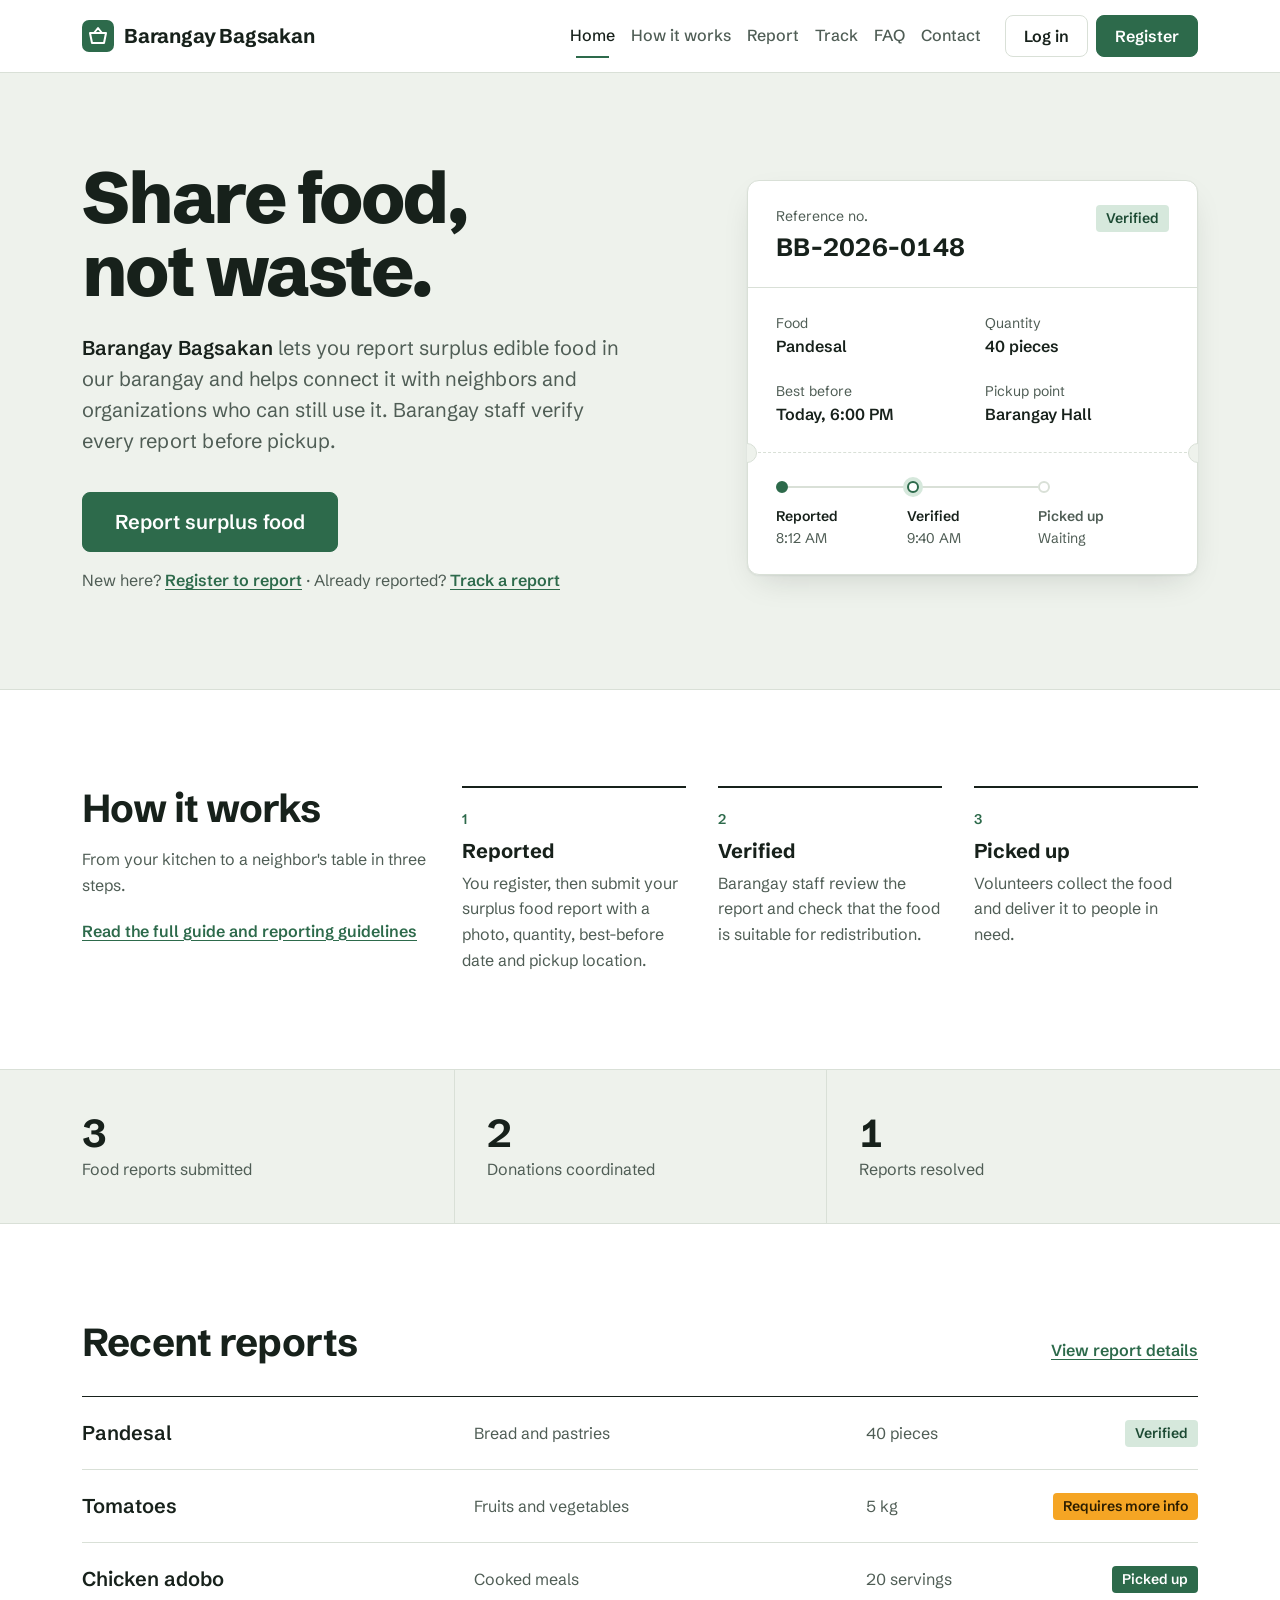
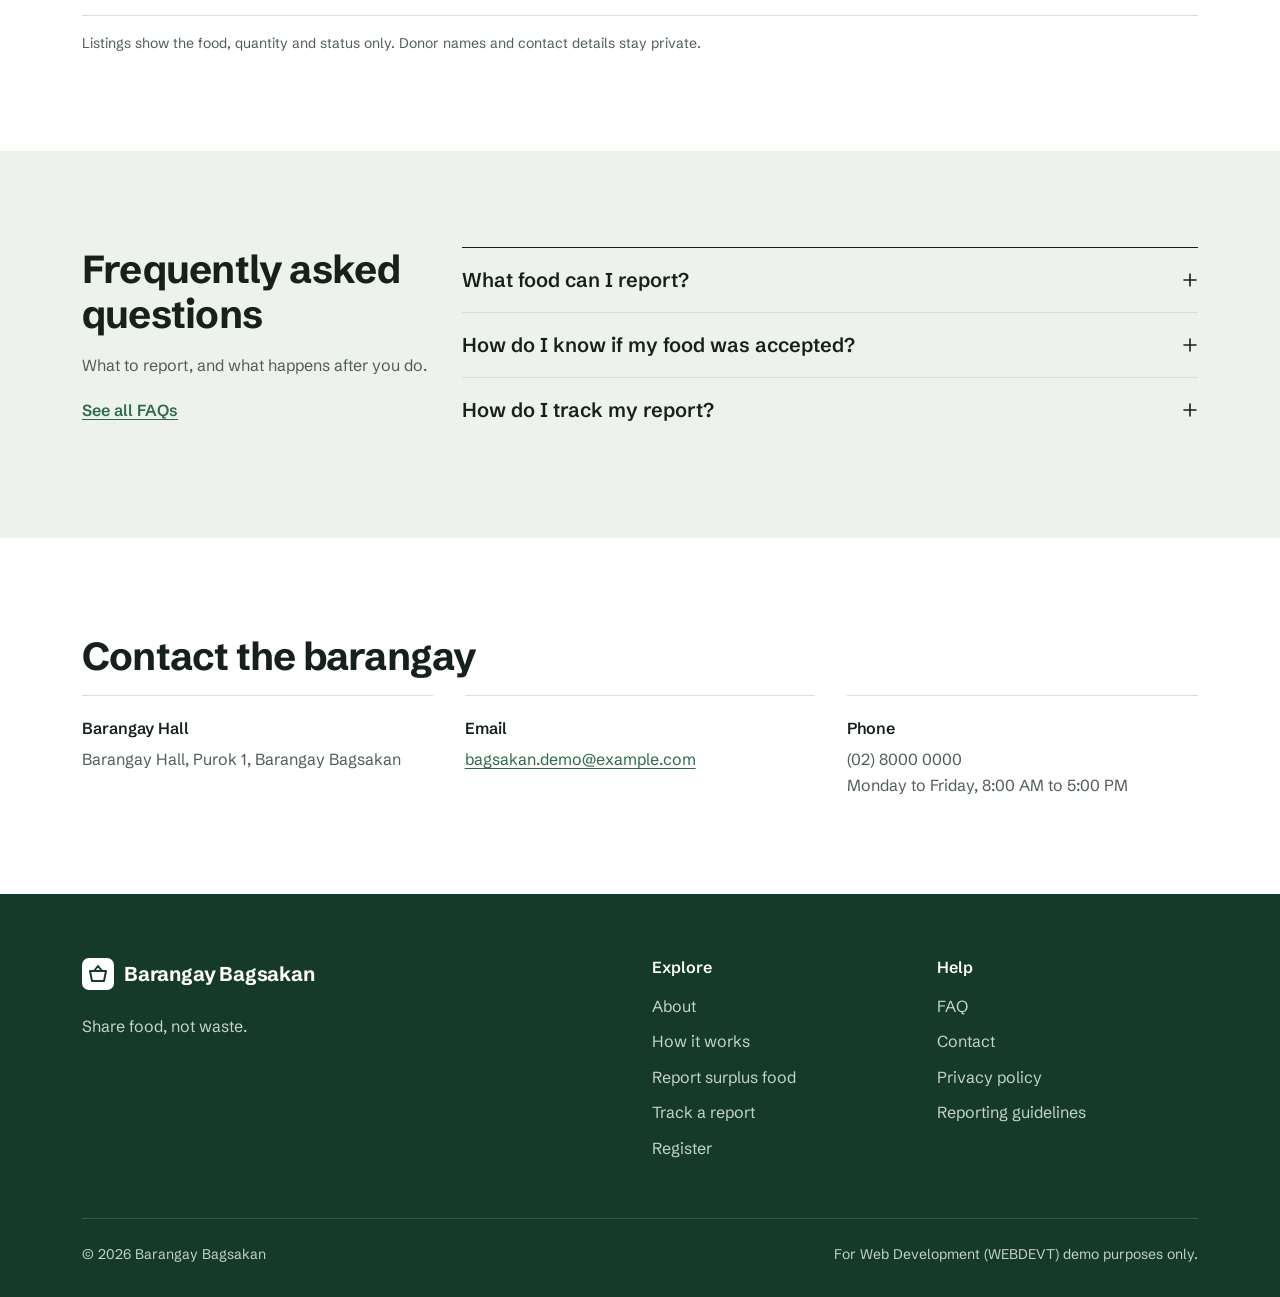
<file: index.html>
<!doctype html>
<html lang="en">
  <head>
    <meta charset="utf-8">
    <meta name="viewport" content="width=device-width, initial-scale=1">
    <meta name="description" content="Barangay Bagsakan helps residents report surplus edible food so it reaches neighbors who can still use it.">
    <meta name="theme-color" content="#ffffff">
    <title>Barangay Bagsakan | Share food, not waste.</title>

    <!-- Bootstrap 5: grid, navbar (hamburger menu) and accordion -->
    <link href="https://cdn.jsdelivr.net/npm/bootstrap@5.3.3/dist/css/bootstrap.min.css" rel="stylesheet" integrity="sha384-QWTKZyjpPEjISv5WaRU9OFeRpok6YctnYmDr5pNlyT2bRjXh0JMhjY6hW+ALEwIH" crossorigin="anonymous">

    <!-- One typeface for the whole site: Schibsted Grotesk -->
    <link rel="preconnect" href="https://fonts.googleapis.com">
    <link rel="preconnect" href="https://fonts.gstatic.com" crossorigin>
    <link href="https://fonts.googleapis.com/css2?family=Schibsted+Grotesk:wght@400;500;600;700;800&display=swap" rel="stylesheet">

    <link rel="stylesheet" href="style.css">
  </head>
  <body>
    <a class="skip-link" href="#main">Skip to content</a>

    <!-- ========== 1. NAVIGATION ========== -->
    <!-- Below 992px the links fold into the hamburger menu. -->
    <header class="site-header sticky-top">
      <nav class="navbar navbar-expand-lg" aria-label="Main navigation">
        <div class="container">
          <a class="brand" href="index.html">
            <svg class="brand-mark" viewBox="0 0 32 32" aria-hidden="true">
              <rect width="32" height="32" rx="7" />
              <path d="M8 13h16l-2 10H10z" />
              <path d="M12 13l4-5 4 5" />
            </svg>
            Barangay Bagsakan
          </a>

          <button class="navbar-toggler" type="button" data-bs-toggle="collapse" data-bs-target="#main-menu" aria-controls="main-menu" aria-expanded="false" aria-label="Open menu">
            <span class="hamburger" aria-hidden="true"><span></span><span></span><span></span></span>
          </button>

          <div class="collapse navbar-collapse" id="main-menu">
            <ul class="navbar-nav ms-auto align-items-lg-center">
              <li class="nav-item"><a class="nav-link active" aria-current="page" href="index.html">Home</a></li>
              <li class="nav-item"><a class="nav-link" href="how-it-works.html">How it works</a></li>
              <li class="nav-item"><a class="nav-link" href="report.html">Report</a></li>
              <li class="nav-item"><a class="nav-link" href="track.html">Track</a></li>
              <li class="nav-item"><a class="nav-link" href="faq.html">FAQ</a></li>
              <li class="nav-item"><a class="nav-link" href="contact.html">Contact</a></li>
              <li class="nav-item nav-actions">
                <a class="btn btn-outline" href="login.html">Log in</a>
                <a class="btn btn-nav-primary" href="register.html">Register</a>
              </li>
            </ul>
          </div>
        </div>
      </nav>
    </header>

    <main id="main">

      <!-- ========== 2. HERO + 3. REPORT BUTTON ========== -->
      <section class="hero" aria-labelledby="hero-title">
        <div class="container">
          <div class="row align-items-center gy-5">

            <div class="col-lg-6 col-xl-6">
              <h1 class="hero-title" id="hero-title">Share food, not waste.</h1>
              <p class="hero-text"><strong>Barangay Bagsakan</strong> lets you report surplus edible food in our barangay and helps connect it with neighbors and organizations who can still use it. Barangay staff verify every report before pickup.</p>

              <div class="hero-actions">
                <a class="btn btn-primary-solid" href="report.html">Report surplus food</a>
                <p class="hero-track">New here? <a href="register.html">Register to report</a> · Already reported? <a href="track.html">Track a report</a></p>
              </div>
            </div>

            <!-- Sample report slip: shows what a resident gets after reporting. -->
            <div class="col-lg-6 col-xl-5 offset-xl-1">
              <figure class="slip" aria-label="Example of a submitted report">
                <div class="slip-head">
                  <div>
                    <span class="slip-label">Reference no.</span>
                    <span class="slip-ref">BB-2026-0148</span>
                  </div>
                  <span class="status status-verified">Verified</span>
                </div>

                <dl class="slip-details">
                  <div>
                    <dt>Food</dt>
                    <dd>Pandesal</dd>
                  </div>
                  <div>
                    <dt>Quantity</dt>
                    <dd>40 pieces</dd>
                  </div>
                  <div>
                    <dt>Best before</dt>
                    <dd>Today, 6:00 PM</dd>
                  </div>
                  <div>
                    <dt>Pickup point</dt>
                    <dd>Barangay Hall</dd>
                  </div>
                </dl>

                <ol class="slip-progress">
                  <li class="is-done"><span class="step-name">Reported</span><span class="step-time">8:12 AM</span></li>
                  <li class="is-current"><span class="step-name">Verified</span><span class="step-time">9:40 AM</span></li>
                  <li><span class="step-name">Picked up</span><span class="step-time">Waiting</span></li>
                </ol>
              </figure>
            </div>

          </div>
        </div>
      </section>

      <!-- ========== 4. HOW IT WORKS ========== -->
      <section class="section" id="how-it-works" aria-labelledby="how-title">
        <div class="container">
          <div class="row gy-4">
            <div class="col-lg-4">
              <h2 class="section-title" id="how-title">How it works</h2>
              <p class="section-lead">From your kitchen to a neighbor's table in three steps.</p>
              <p><a class="text-link" href="how-it-works.html">Read the full guide and reporting guidelines</a></p>
            </div>

            <div class="col-lg-8">
              <ol class="steps">
                <li class="step">
                  <span class="step-number">1</span>
                  <h3 class="step-title">Reported</h3>
                  <p>You register, then submit your surplus food report with a photo, quantity, best-before date and pickup location.</p>
                </li>
                <li class="step">
                  <span class="step-number">2</span>
                  <h3 class="step-title">Verified</h3>
                  <p>Barangay staff review the report and check that the food is suitable for redistribution.</p>
                </li>
                <li class="step">
                  <span class="step-number">3</span>
                  <h3 class="step-title">Picked up</h3>
                  <p>Volunteers collect the food and deliver it to people in need.</p>
                </li>
              </ol>
            </div>
          </div>
        </div>
      </section>

      <!-- ========== 5. STATISTICS ========== -->
      <!-- Numbers are counted from the saved reports by home.js. -->
      <section class="stats" aria-label="Barangay Bagsakan in numbers">
        <div class="container">
          <dl class="stats-list">
            <div class="stat">
              <dt>Food reports submitted</dt>
              <dd id="stat-submitted">0</dd>
            </div>
            <div class="stat">
              <dt>Donations coordinated</dt>
              <dd id="stat-coordinated">0</dd>
            </div>
            <div class="stat">
              <dt>Reports resolved</dt>
              <dd id="stat-resolved">0</dd>
            </div>
          </dl>
        </div>
      </section>

      <!-- ========== 6. RECENT REPORTS ========== -->
      <!-- Listings show food, quantity and status only. No donor names or contact details. -->
      <section class="section" id="recent-reports" aria-labelledby="recent-title">
        <div class="container">
          <div class="section-head">
            <h2 class="section-title" id="recent-title">Recent reports</h2>
            <a class="text-link" href="track.html">View report details</a>
          </div>

          <!-- The latest 3 reports are filled in by home.js. -->
          <ul class="listings" id="recent-list" aria-live="polite"></ul>

          <p class="listings-note">Listings show the food, quantity and status only. Donor names and contact details stay private.</p>
        </div>
      </section>

      <!-- ========== 7. FAQ ========== -->
      <section class="section section-tinted" id="faq" aria-labelledby="faq-title">
        <div class="container">
          <div class="row gy-4">
            <div class="col-lg-4">
              <h2 class="section-title" id="faq-title">Frequently asked questions</h2>
              <p class="section-lead">What to report, and what happens after you do.</p>
              <a class="text-link" href="faq.html">See all FAQs</a>
            </div>

            <div class="col-lg-8">
              <div class="accordion accordion-flush faq" id="faq-accordion">
                <div class="accordion-item">
                  <h3 class="accordion-header">
                    <button class="accordion-button collapsed" type="button" data-bs-toggle="collapse" data-bs-target="#faq-1" aria-expanded="false" aria-controls="faq-1">What food can I report?</button>
                  </h3>
                  <div id="faq-1" class="accordion-collapse collapse" data-bs-parent="#faq-accordion">
                    <div class="accordion-body">Edible, safe food such as fresh fruits and vegetables, bread and pastries, packaged goods that are not yet expired, and properly stored cooked meals. Spoiled or expired food should not be reported.</div>
                  </div>
                </div>
                <div class="accordion-item">
                  <h3 class="accordion-header">
                    <button class="accordion-button collapsed" type="button" data-bs-toggle="collapse" data-bs-target="#faq-2" aria-expanded="false" aria-controls="faq-2">How do I know if my food was accepted?</button>
                  </h3>
                  <div id="faq-2" class="accordion-collapse collapse" data-bs-parent="#faq-accordion">
                    <div class="accordion-body">After barangay staff review your report, its status changes to Verified. You can check it anytime on the Track a report page.</div>
                  </div>
                </div>
                <div class="accordion-item">
                  <h3 class="accordion-header">
                    <button class="accordion-button collapsed" type="button" data-bs-toggle="collapse" data-bs-target="#faq-3" aria-expanded="false" aria-controls="faq-3">How do I track my report?</button>
                  </h3>
                  <div id="faq-3" class="accordion-collapse collapse" data-bs-parent="#faq-accordion">
                    <div class="accordion-body">Use the reference number you received after submitting. Enter it on the <a href="track.html">Track a report</a> page to see the current status and latest update.</div>
                  </div>
                </div>
              </div>
            </div>
          </div>
        </div>
      </section>

      <!-- ========== 8. CONTACT INFORMATION ========== -->
      <section class="section" id="contact" aria-labelledby="contact-title">
        <div class="container">
          <h2 class="section-title" id="contact-title">Contact the barangay</h2>

          <dl class="contact-list">
            <div class="contact-item">
              <dt>Barangay Hall</dt>
              <dd>Barangay Hall, Purok 1, Barangay Bagsakan</dd>
            </div>
            <div class="contact-item">
              <dt>Email</dt>
              <dd><a href="mailto:bagsakan.demo@example.com">bagsakan.demo@example.com</a></dd>
            </div>
            <div class="contact-item">
              <dt>Phone</dt>
              <dd>(02) 8000 0000<br>Monday to Friday, 8:00 AM to 5:00 PM</dd>
            </div>
          </dl>
        </div>
      </section>

    </main>

    <!-- ========== 9. FOOTER ========== -->
    <!-- Copy this whole <footer> into every page so it stays the same everywhere. -->
    <footer class="site-footer">
      <div class="container">
        <div class="row gy-4">
          <div class="col-lg-5">
            <a class="brand brand-light" href="index.html">
              <svg class="brand-mark" viewBox="0 0 32 32" aria-hidden="true">
              <rect width="32" height="32" rx="7" />
              <path d="M8 13h16l-2 10H10z" />
              <path d="M12 13l4-5 4 5" />
            </svg>
              Barangay Bagsakan
            </a>
            <p class="footer-tagline">Share food, not waste.</p>
          </div>

          <nav class="col-6 col-lg-3 offset-lg-1" aria-label="Footer: explore">
            <h2 class="footer-heading">Explore</h2>
            <ul class="footer-links">
              <li><a href="about.html">About</a></li>
              <li><a href="how-it-works.html">How it works</a></li>
              <li><a href="report.html">Report surplus food</a></li>
              <li><a href="track.html">Track a report</a></li>
              <li><a href="register.html">Register</a></li>
            </ul>
          </nav>

          <nav class="col-6 col-lg-3" aria-label="Footer: help">
            <h2 class="footer-heading">Help</h2>
            <ul class="footer-links">
              <li><a href="faq.html">FAQ</a></li>
              <li><a href="contact.html">Contact</a></li>
              <li><a href="privacy.html">Privacy policy</a></li>
              <li><a href="how-it-works.html#guidelines">Reporting guidelines</a></li>
            </ul>
          </nav>
        </div>

        <div class="footer-bottom">
          <p>&copy; <span id="year">2026</span> Barangay Bagsakan</p>
          <p>For Web Development (WEBDEVT) demo purposes only.</p>
        </div>
      </div>
    </footer>

    <script src="https://cdn.jsdelivr.net/npm/bootstrap@5.3.3/dist/js/bootstrap.bundle.min.js" integrity="sha384-YvpcrYf0tY3lHB60NNkmXc5s9fDVZLESaAA55NDzOxhy9GkcIdslK1eN7N6jIeHz" crossorigin="anonymous"></script>
    <script src="auth.js"></script>
    <script src="script.js"></script>
    <script src="reports.js"></script>
    <script src="home.js"></script>
  </body>
</html>
</file>
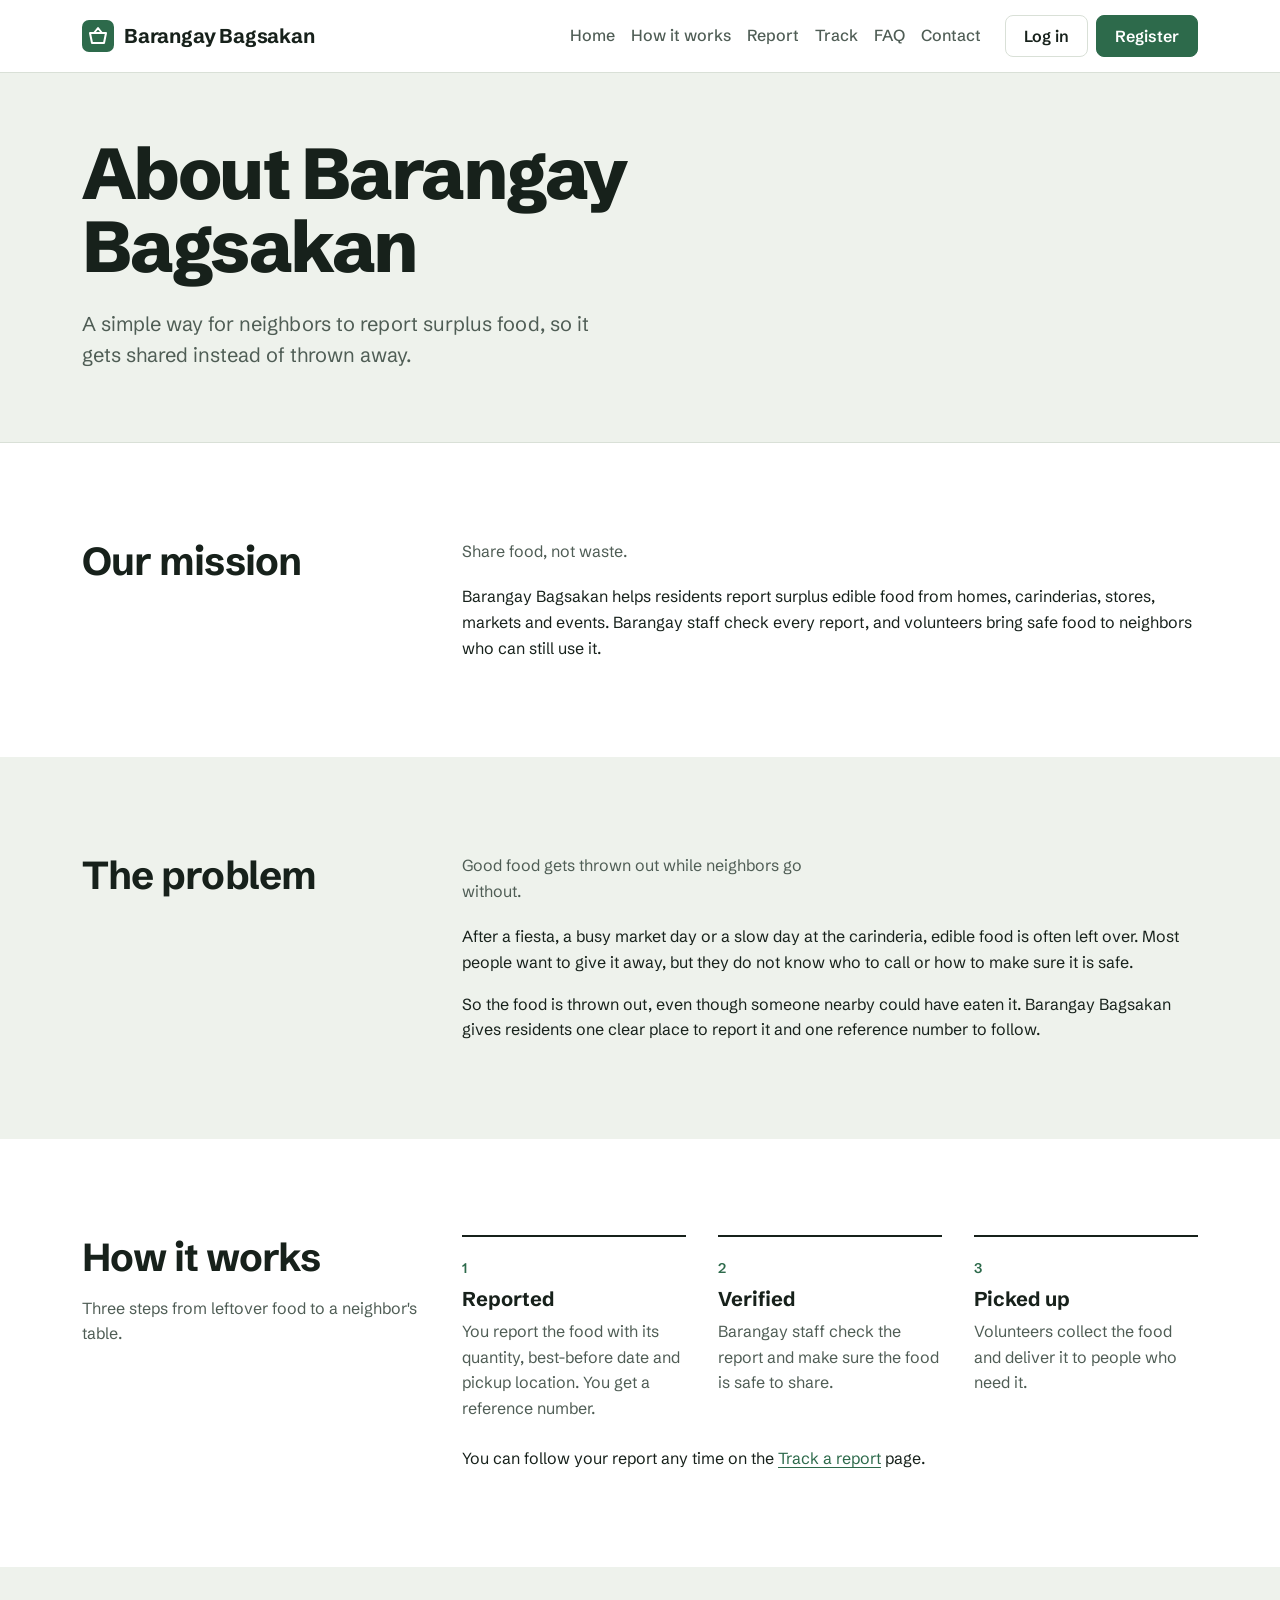
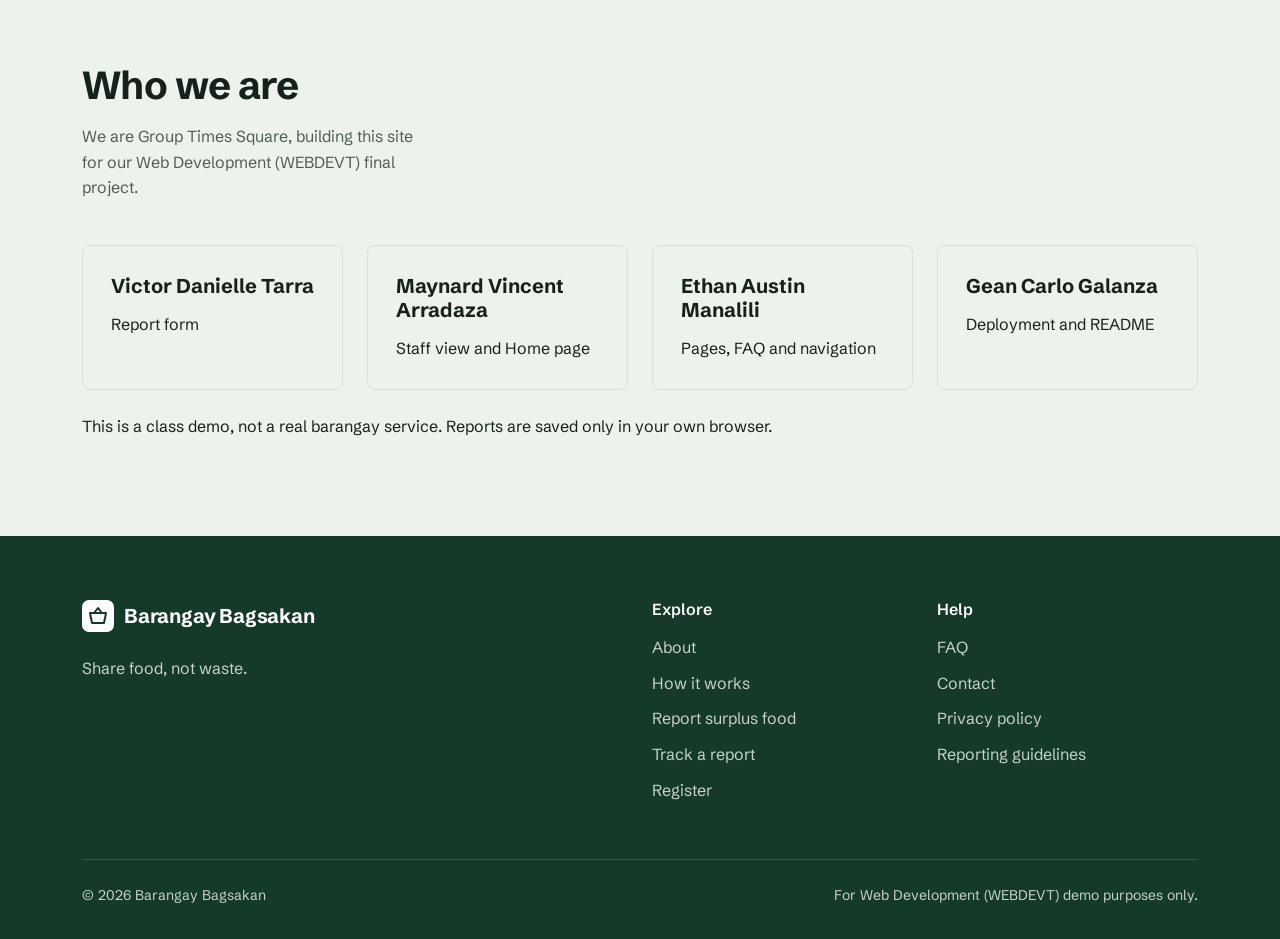
<file: about.html>
<!doctype html>
<html lang="en">
<head>
    <meta charset="utf-8">
    <meta name="viewport" content="width=device-width, initial-scale=1">
    <meta name="description" content="Learn why Barangay Bagsakan exists, how it works, and who built it.">
    <meta name="theme-color" content="#ffffff">
    <title>About | Barangay Bagsakan</title>

    <!-- Bootstrap 5: grid, navbar (hamburger menu) -->
    <link href="https://cdn.jsdelivr.net/npm/bootstrap@5.3.3/dist/css/bootstrap.min.css" rel="stylesheet" integrity="sha384-QWTKZyjpPEjISv5WaRU9OFeRpok6YctnYmDr5pNlyT2bRjXh0JMhjY6hW+ALEwIH" crossorigin="anonymous">

    <!-- One typeface for the whole site: Schibsted Grotesk -->
    <link rel="preconnect" href="https://fonts.googleapis.com">
    <link rel="preconnect" href="https://fonts.gstatic.com" crossorigin>
    <link href="https://fonts.googleapis.com/css2?family=Schibsted+Grotesk:wght@400;500;600;700;800&display=swap" rel="stylesheet">

    <link rel="stylesheet" href="style.css">
</head>
<body>
    <a class="skip-link" href="#main">Skip to content</a>

    <!-- ========== NAVIGATION (same as every page) ========== -->
    <header class="site-header sticky-top">
      <nav class="navbar navbar-expand-lg" aria-label="Main navigation">
        <div class="container">
          <a class="brand" href="index.html">
            <svg class="brand-mark" viewBox="0 0 32 32" aria-hidden="true">
              <rect width="32" height="32" rx="7" />
              <path d="M8 13h16l-2 10H10z" />
              <path d="M12 13l4-5 4 5" />
            </svg>
            Barangay Bagsakan
          </a>

          <button class="navbar-toggler" type="button" data-bs-toggle="collapse" data-bs-target="#main-menu" aria-controls="main-menu" aria-expanded="false" aria-label="Open menu">
            <span class="hamburger" aria-hidden="true"><span></span><span></span><span></span></span>
          </button>

          <div class="collapse navbar-collapse" id="main-menu">
            <ul class="navbar-nav ms-auto align-items-lg-center">
              <li class="nav-item"><a class="nav-link" href="index.html">Home</a></li>
              <li class="nav-item"><a class="nav-link" href="how-it-works.html">How it works</a></li>
              <li class="nav-item"><a class="nav-link" href="report.html">Report</a></li>
              <li class="nav-item"><a class="nav-link" href="track.html">Track</a></li>
              <li class="nav-item"><a class="nav-link" href="faq.html">FAQ</a></li>
              <li class="nav-item"><a class="nav-link" href="contact.html">Contact</a></li>
              <li class="nav-item nav-actions">
                <a class="btn btn-outline" href="login.html">Log in</a>
                <a class="btn btn-nav-primary" href="register.html">Register</a>
              </li>
            </ul>
          </div>
        </div>
      </nav>
    </header>

    <main id="main">

        <section class="hero page-intro" aria-labelledby="page-title">
            <div class="container">
                <h1 class="hero-title" id="page-title">About Barangay Bagsakan</h1>
                <p class="hero-text">A simple way for neighbors to report surplus food, so it gets shared instead of thrown away.</p>
            </div>
        </section>

        <!-- Mission -->
        <section class="section" id="mission" aria-labelledby="mission-title">
            <div class="container">
                <div class="row gy-4">
                    <div class="col-lg-4">
                        <h2 class="section-title" id="mission-title">Our mission</h2>
                    </div>
                    <div class="col-lg-8">
                        <p class="section-lead">Share food, not waste.</p>
                        <p>Barangay Bagsakan helps residents report surplus edible food from homes, carinderias, stores, markets and events. Barangay staff check every report, and volunteers bring safe food to neighbors who can still use it.</p>
                    </div>
                </div>
            </div>
        </section>

        <!-- The problem -->
        <section class="section section-tinted" id="problem" aria-labelledby="problem-title">
            <div class="container">
                <div class="row gy-4">
                    <div class="col-lg-4">
                        <h2 class="section-title" id="problem-title">The problem</h2>
                    </div>
                    <div class="col-lg-8">
                        <p class="section-lead">Good food gets thrown out while neighbors go without.</p>
                        <p class="mb-3">After a fiesta, a busy market day or a slow day at the carinderia, edible food is often left over. Most people want to give it away, but they do not know who to call or how to make sure it is safe.</p>
                        <p>So the food is thrown out, even though someone nearby could have eaten it. Barangay Bagsakan gives residents one clear place to report it and one reference number to follow.</p>
                    </div>
                </div>
            </div>
        </section>

        <!-- How it works -->
        <section class="section" id="how" aria-labelledby="how-title">
            <div class="container">
                <div class="row gy-4">
                    <div class="col-lg-4">
                        <h2 class="section-title" id="how-title">How it works</h2>
                        <p class="section-lead">Three steps from leftover food to a neighbor's table.</p>
                    </div>
                    <div class="col-lg-8">
                        <ol class="steps">
                            <li class="step">
                                <span class="step-number">1</span>
                                <h3 class="step-title">Reported</h3>
                                <p>You report the food with its quantity, best-before date and pickup location. You get a reference number.</p>
                            </li>
                            <li class="step">
                                <span class="step-number">2</span>
                                <h3 class="step-title">Verified</h3>
                                <p>Barangay staff check the report and make sure the food is safe to share.</p>
                            </li>
                            <li class="step">
                                <span class="step-number">3</span>
                                <h3 class="step-title">Picked up</h3>
                                <p>Volunteers collect the food and deliver it to people who need it.</p>
                            </li>
                        </ol>
                        <p class="mt-4">You can follow your report any time on the <a href="track.html">Track a report</a> page.</p>
                    </div>
                </div>
            </div>
        </section>

        <!-- Who we are -->
        <section class="section section-tinted" id="team" aria-labelledby="team-title">
            <div class="container">
                <h2 class="section-title" id="team-title">Who we are</h2>
                <p class="section-lead">We are Group Times Square, building this site for our Web Development (WEBDEVT) final project.</p>

                <div class="row gy-4 mt-1">
                    <div class="col-sm-6 col-lg-3">
                        <div class="side-card h-100">
                            <h3 class="side-title">Victor Danielle Tarra</h3>
                            <p>Report form</p>
                        </div>
                    </div>
                    <div class="col-sm-6 col-lg-3">
                        <div class="side-card h-100">
                            <h3 class="side-title">Maynard Vincent Arradaza</h3>
                            <p>Staff view and Home page</p>
                        </div>
                    </div>
                    <div class="col-sm-6 col-lg-3">
                        <div class="side-card h-100">
                            <h3 class="side-title">Ethan Austin Manalili</h3>
                            <p>Pages, FAQ and navigation</p>
                        </div>
                    </div>
                    <div class="col-sm-6 col-lg-3">
                        <div class="side-card h-100">
                            <h3 class="side-title">Gean Carlo Galanza</h3>
                            <p>Deployment and README</p>
                        </div>
                    </div>
                </div>

                <p class="mt-4">This is a class demo, not a real barangay service. Reports are saved only in your own browser.</p>
            </div>
        </section>

    </main>

    <!-- ========== FOOTER (same as every page) ========== -->
    <footer class="site-footer">
      <div class="container">
        <div class="row gy-4">
          <div class="col-lg-5">
            <a class="brand brand-light" href="index.html">
              <svg class="brand-mark" viewBox="0 0 32 32" aria-hidden="true">
              <rect width="32" height="32" rx="7" />
              <path d="M8 13h16l-2 10H10z" />
              <path d="M12 13l4-5 4 5" />
            </svg>
              Barangay Bagsakan
            </a>
            <p class="footer-tagline">Share food, not waste.</p>
          </div>

          <nav class="col-6 col-lg-3 offset-lg-1" aria-label="Footer: explore">
            <h2 class="footer-heading">Explore</h2>
            <ul class="footer-links">
              <li><a href="about.html">About</a></li>
              <li><a href="how-it-works.html">How it works</a></li>
              <li><a href="report.html">Report surplus food</a></li>
              <li><a href="track.html">Track a report</a></li>
              <li><a href="register.html">Register</a></li>
            </ul>
          </nav>

          <nav class="col-6 col-lg-3" aria-label="Footer: help">
            <h2 class="footer-heading">Help</h2>
            <ul class="footer-links">
              <li><a href="faq.html">FAQ</a></li>
              <li><a href="contact.html">Contact</a></li>
              <li><a href="privacy.html">Privacy policy</a></li>
              <li><a href="how-it-works.html#guidelines">Reporting guidelines</a></li>
            </ul>
          </nav>
        </div>

        <div class="footer-bottom">
          <p>&copy; <span id="year">2026</span> Barangay Bagsakan</p>
          <p>For Web Development (WEBDEVT) demo purposes only.</p>
        </div>
      </div>
    </footer>

    <script src="https://cdn.jsdelivr.net/npm/bootstrap@5.3.3/dist/js/bootstrap.bundle.min.js" integrity="sha384-YvpcrYf0tY3lHB60NNkmXc5s9fDVZLESaAA55NDzOxhy9GkcIdslK1eN7N6jIeHz" crossorigin="anonymous"></script>
    <script src="auth.js"></script>
    <script src="script.js"></script>
</body>
</html>
</file>
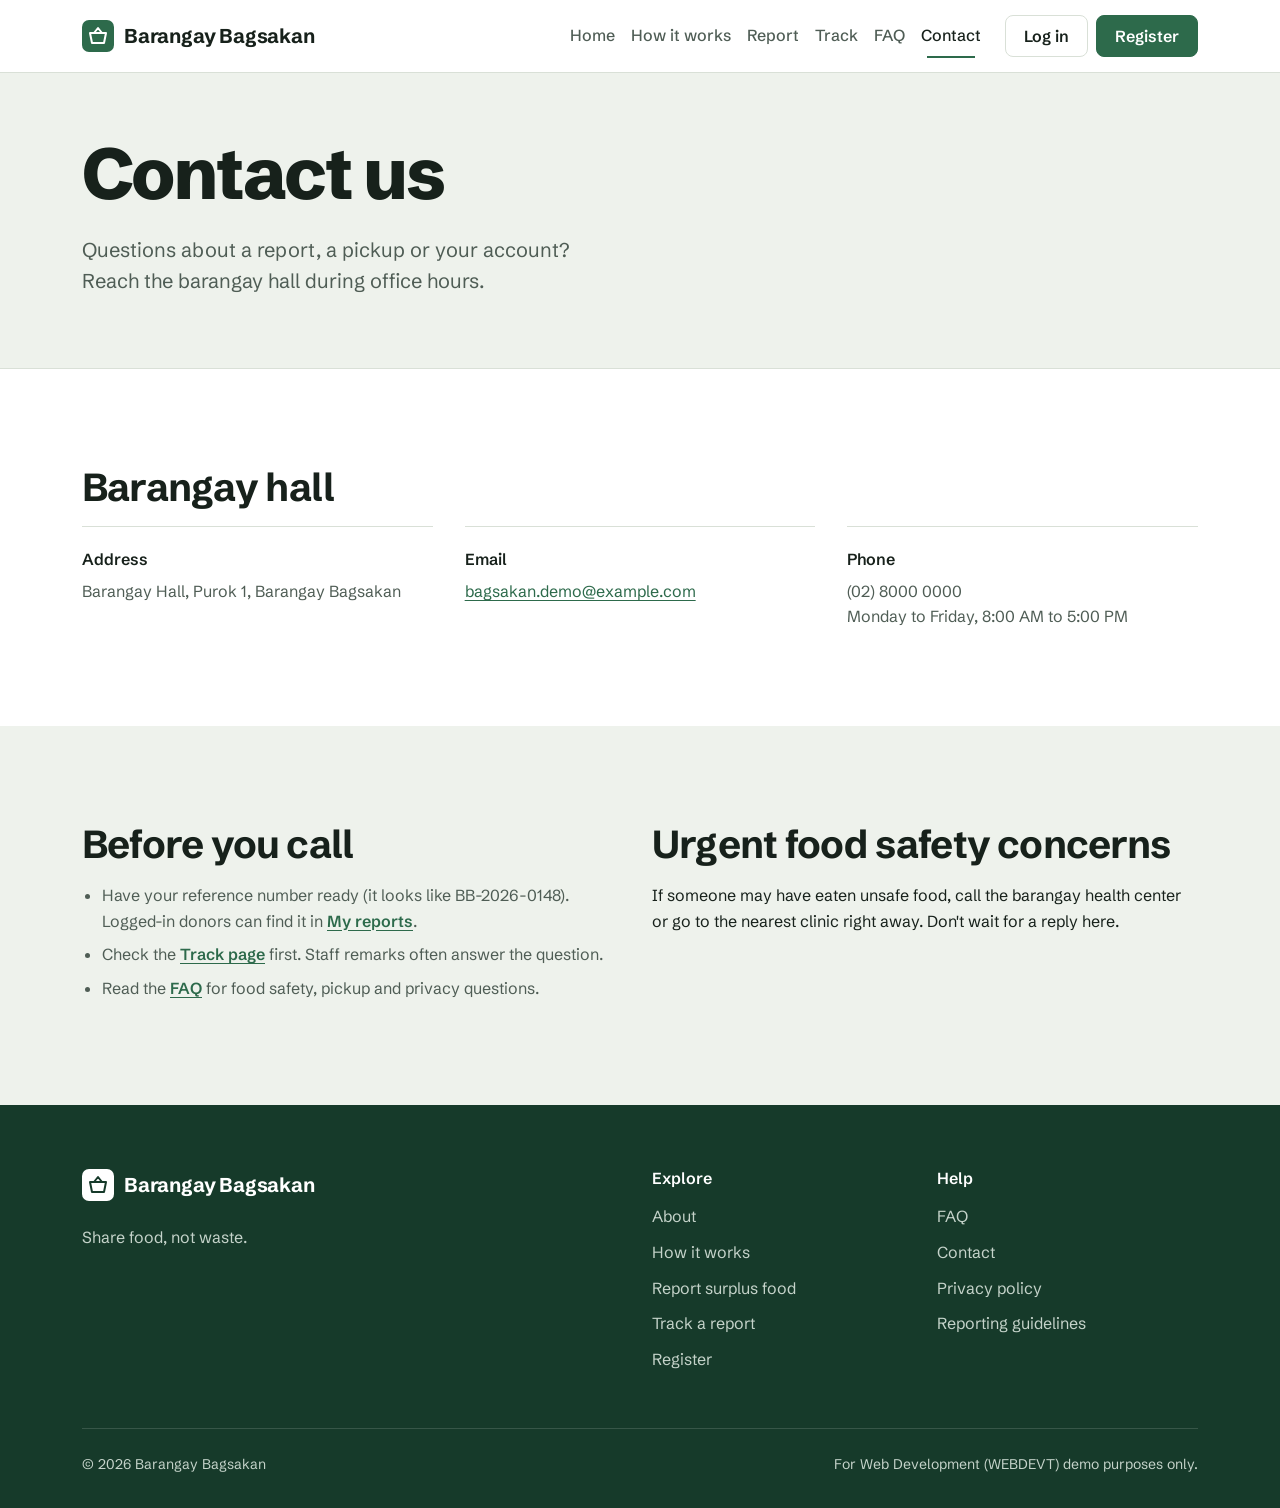
<file: contact.html>
<!doctype html>
<html lang="en">
  <head>
    <meta charset="utf-8">
    <meta name="viewport" content="width=device-width, initial-scale=1">
    <meta name="description" content="Contact the barangay hall about reports, pickups and accounts.">
    <meta name="theme-color" content="#ffffff">
    <title>Contact | Barangay Bagsakan</title>

    <!-- Bootstrap 5: grid, navbar (hamburger menu) -->
    <link href="https://cdn.jsdelivr.net/npm/bootstrap@5.3.3/dist/css/bootstrap.min.css" rel="stylesheet" integrity="sha384-QWTKZyjpPEjISv5WaRU9OFeRpok6YctnYmDr5pNlyT2bRjXh0JMhjY6hW+ALEwIH" crossorigin="anonymous">

    <!-- One typeface for the whole site: Schibsted Grotesk -->
    <link rel="preconnect" href="https://fonts.googleapis.com">
    <link rel="preconnect" href="https://fonts.gstatic.com" crossorigin>
    <link href="https://fonts.googleapis.com/css2?family=Schibsted+Grotesk:wght@400;500;600;700;800&display=swap" rel="stylesheet">

    <link rel="stylesheet" href="style.css">
  </head>
  <body>
    <a class="skip-link" href="#main">Skip to content</a>

    <!-- ========== NAVIGATION (same as every page) ========== -->
    <header class="site-header sticky-top">
      <nav class="navbar navbar-expand-lg" aria-label="Main navigation">
        <div class="container">
          <a class="brand" href="index.html">
            <svg class="brand-mark" viewBox="0 0 32 32" aria-hidden="true">
              <rect width="32" height="32" rx="7" />
              <path d="M8 13h16l-2 10H10z" />
              <path d="M12 13l4-5 4 5" />
            </svg>
            Barangay Bagsakan
          </a>

          <button class="navbar-toggler" type="button" data-bs-toggle="collapse" data-bs-target="#main-menu" aria-controls="main-menu" aria-expanded="false" aria-label="Open menu">
            <span class="hamburger" aria-hidden="true"><span></span><span></span><span></span></span>
          </button>

          <div class="collapse navbar-collapse" id="main-menu">
            <ul class="navbar-nav ms-auto align-items-lg-center">
              <li class="nav-item"><a class="nav-link" href="index.html">Home</a></li>
              <li class="nav-item"><a class="nav-link" href="how-it-works.html">How it works</a></li>
              <li class="nav-item"><a class="nav-link" href="report.html">Report</a></li>
              <li class="nav-item"><a class="nav-link" href="track.html">Track</a></li>
              <li class="nav-item"><a class="nav-link" href="faq.html">FAQ</a></li>
              <li class="nav-item"><a class="nav-link active" aria-current="page" href="contact.html">Contact</a></li>
              <li class="nav-item nav-actions">
                <a class="btn btn-outline" href="login.html">Log in</a>
                <a class="btn btn-nav-primary" href="register.html">Register</a>
              </li>
            </ul>
          </div>
        </div>
      </nav>
    </header>

    <main id="main">

      <section class="hero page-intro" aria-labelledby="page-title">
        <div class="container">
          <h1 class="hero-title" id="page-title">Contact us</h1>
          <p class="hero-text">Questions about a report, a pickup or your account? Reach the barangay hall during office hours.</p>
        </div>
      </section>

      <section class="section" aria-labelledby="contact-title">
        <div class="container">
          <h2 class="section-title" id="contact-title">Barangay hall</h2>
          <dl class="contact-list">
            <div class="contact-item">
              <dt>Address</dt>
              <dd>Barangay Hall, Purok 1, Barangay Bagsakan</dd>
            </div>
            <div class="contact-item">
              <dt>Email</dt>
              <dd><a href="mailto:bagsakan.demo@example.com">bagsakan.demo@example.com</a></dd>
            </div>
            <div class="contact-item">
              <dt>Phone</dt>
              <dd>(02) 8000 0000<br>Monday to Friday, 8:00 AM to 5:00 PM</dd>
            </div>
          </dl>
        </div>
      </section>

      <section class="section section-tinted" aria-labelledby="before-title">
        <div class="container">
          <div class="row gy-5">
            <div class="col-lg-6">
              <h2 class="section-title" id="before-title">Before you call</h2>
              <ul class="side-list">
                <li>Have your reference number ready (it looks like BB-2026-0148). Logged-in donors can find it in <a class="text-link" href="my-reports.html">My reports</a>.</li>
                <li>Check the <a class="text-link" href="track.html">Track page</a> first. Staff remarks often answer the question.</li>
                <li>Read the <a class="text-link" href="faq.html">FAQ</a> for food safety, pickup and privacy questions.</li>
              </ul>
            </div>
            <div class="col-lg-6">
              <h2 class="section-title">Urgent food safety concerns</h2>
              <p>If someone may have eaten unsafe food, call the barangay health center or go to the nearest clinic right away. Don't wait for a reply here.</p>
            </div>
          </div>
        </div>
      </section>

    </main>

    <!-- ========== FOOTER (same as every page) ========== -->
    <footer class="site-footer">
      <div class="container">
        <div class="row gy-4">
          <div class="col-lg-5">
            <a class="brand brand-light" href="index.html">
              <svg class="brand-mark" viewBox="0 0 32 32" aria-hidden="true">
              <rect width="32" height="32" rx="7" />
              <path d="M8 13h16l-2 10H10z" />
              <path d="M12 13l4-5 4 5" />
            </svg>
              Barangay Bagsakan
            </a>
            <p class="footer-tagline">Share food, not waste.</p>
          </div>

          <nav class="col-6 col-lg-3 offset-lg-1" aria-label="Footer: explore">
            <h2 class="footer-heading">Explore</h2>
            <ul class="footer-links">
              <li><a href="about.html">About</a></li>
              <li><a href="how-it-works.html">How it works</a></li>
              <li><a href="report.html">Report surplus food</a></li>
              <li><a href="track.html">Track a report</a></li>
              <li><a href="register.html">Register</a></li>
            </ul>
          </nav>

          <nav class="col-6 col-lg-3" aria-label="Footer: help">
            <h2 class="footer-heading">Help</h2>
            <ul class="footer-links">
              <li><a href="faq.html">FAQ</a></li>
              <li><a href="contact.html">Contact</a></li>
              <li><a href="privacy.html">Privacy policy</a></li>
              <li><a href="how-it-works.html#guidelines">Reporting guidelines</a></li>
            </ul>
          </nav>
        </div>

        <div class="footer-bottom">
          <p>&copy; <span id="year">2026</span> Barangay Bagsakan</p>
          <p>For Web Development (WEBDEVT) demo purposes only.</p>
        </div>
      </div>
    </footer>

    <script src="https://cdn.jsdelivr.net/npm/bootstrap@5.3.3/dist/js/bootstrap.bundle.min.js" integrity="sha384-YvpcrYf0tY3lHB60NNkmXc5s9fDVZLESaAA55NDzOxhy9GkcIdslK1eN7N6jIeHz" crossorigin="anonymous"></script>
    <script src="auth.js"></script>
    <script src="script.js"></script>
  </body>
</html>
</file>
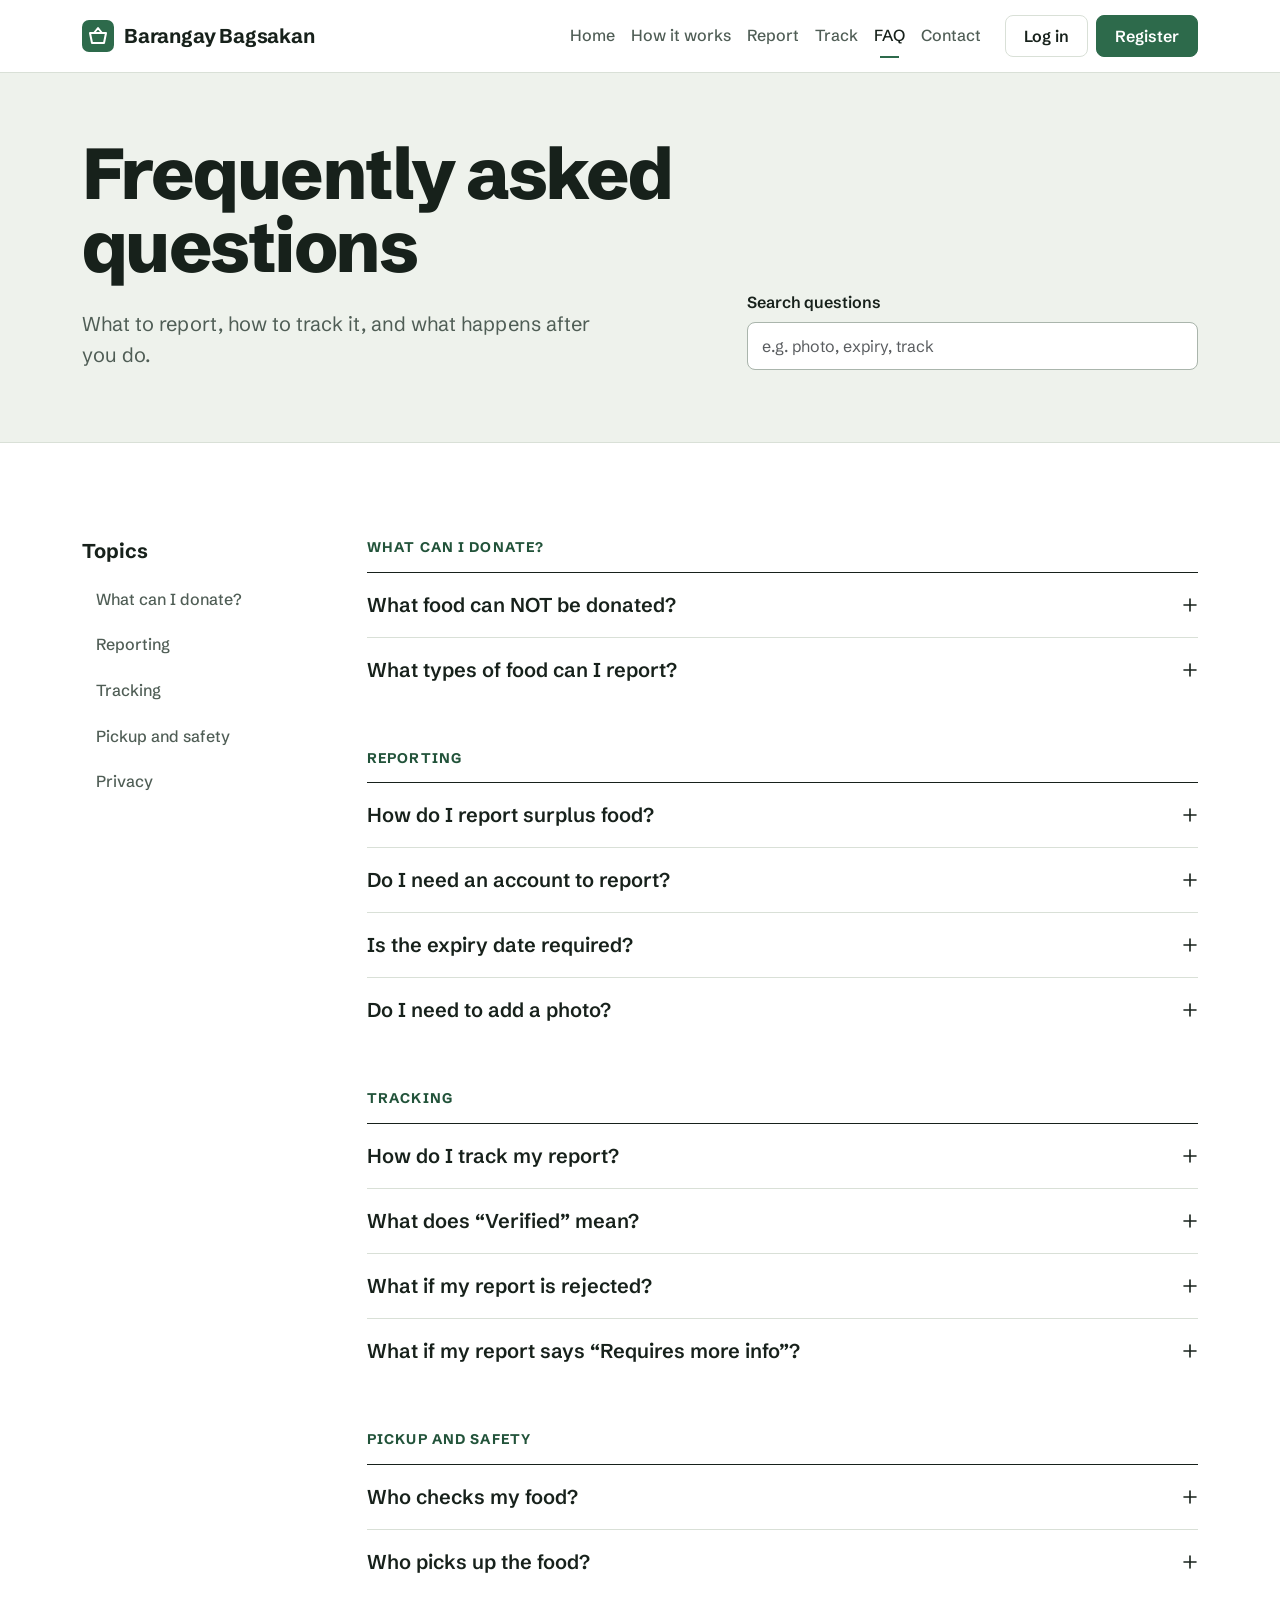
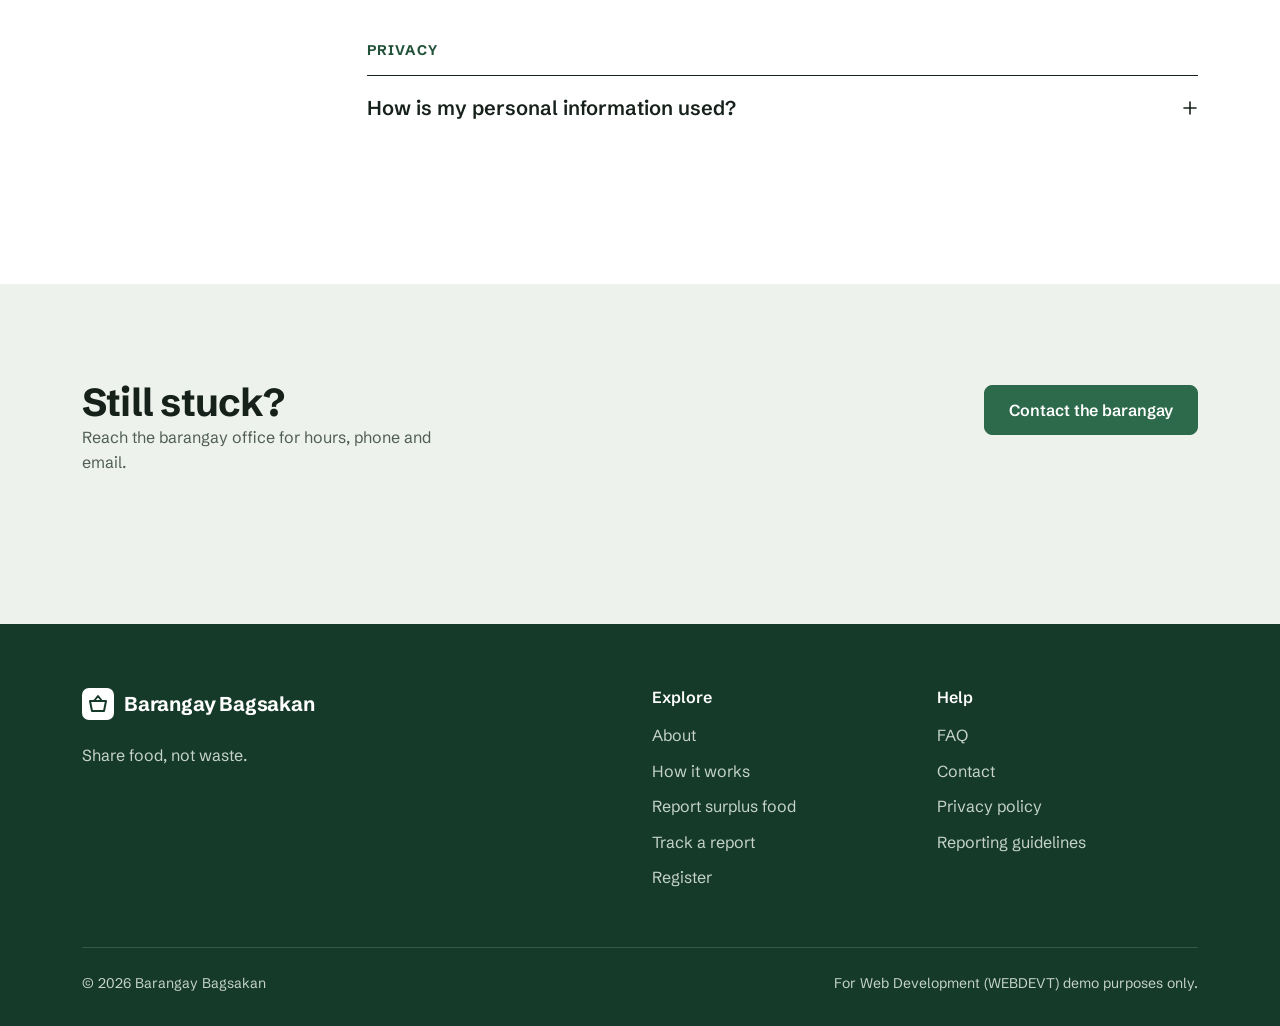
<file: faq.html>
<!doctype html>
<html lang="en">
  <head>
    <meta charset="utf-8">
    <meta name="viewport" content="width=device-width, initial-scale=1">
    <meta name="description" content="Answers to common questions about reporting, tracking and donating surplus food with Barangay Bagsakan.">
    <meta name="theme-color" content="#ffffff">
    <title>FAQ | Barangay Bagsakan</title>

    <!-- Bootstrap 5: grid, navbar (hamburger menu) and accordion -->
    <link href="https://cdn.jsdelivr.net/npm/bootstrap@5.3.3/dist/css/bootstrap.min.css" rel="stylesheet" integrity="sha384-QWTKZyjpPEjISv5WaRU9OFeRpok6YctnYmDr5pNlyT2bRjXh0JMhjY6hW+ALEwIH" crossorigin="anonymous">

    <!-- One typeface for the whole site: Schibsted Grotesk -->
    <link rel="preconnect" href="https://fonts.googleapis.com">
    <link rel="preconnect" href="https://fonts.gstatic.com" crossorigin>
    <link href="https://fonts.googleapis.com/css2?family=Schibsted+Grotesk:wght@400;500;600;700;800&display=swap" rel="stylesheet">

    <link rel="stylesheet" href="style.css">
    <!-- FAQ page only: search box, topic list, no-results note -->
    <link rel="stylesheet" href="faq.css">
  </head>
<body>
    <a class="skip-link" href="#main">Skip to content</a>

    <!-- ========== 1. NAVIGATION ========== -->
    <!-- Below 992px the links fold into the hamburger menu. -->
    <header class="site-header sticky-top">
      <nav class="navbar navbar-expand-lg" aria-label="Main navigation">
        <div class="container">
          <a class="brand" href="index.html">
            <svg class="brand-mark" viewBox="0 0 32 32" aria-hidden="true">
              <rect width="32" height="32" rx="7" />
              <path d="M8 13h16l-2 10H10z" />
              <path d="M12 13l4-5 4 5" />
            </svg>
            Barangay Bagsakan
          </a>

          <button class="navbar-toggler" type="button" data-bs-toggle="collapse" data-bs-target="#main-menu" aria-controls="main-menu" aria-expanded="false" aria-label="Open menu">
            <span class="hamburger" aria-hidden="true"><span></span><span></span><span></span></span>
          </button>

          <div class="collapse navbar-collapse" id="main-menu">
            <ul class="navbar-nav ms-auto align-items-lg-center">
              <li class="nav-item"><a class="nav-link" href="index.html">Home</a></li>
              <li class="nav-item"><a class="nav-link" href="how-it-works.html">How it works</a></li>
              <li class="nav-item"><a class="nav-link" href="report.html">Report</a></li>
              <li class="nav-item"><a class="nav-link" href="track.html">Track</a></li>
              <li class="nav-item"><a class="nav-link active" aria-current="page" href="faq.html">FAQ</a></li>
              <li class="nav-item"><a class="nav-link" href="contact.html">Contact</a></li>
              <li class="nav-item nav-actions">
                <a class="btn btn-outline" href="login.html">Log in</a>
                <a class="btn btn-nav-primary" href="register.html">Register</a>
              </li>
            </ul>
          </div>
        </div>
      </nav>
    </header>

    <main id="main">

      <section class="hero page-intro" aria-labelledby="faq-title">
        <div class="container">
          <div class="row align-items-end gy-4">
            <div class="col-lg-7">
              <h1 class="hero-title" id="faq-title">Frequently asked questions</h1>
              <p class="hero-text">What to report, how to track it, and what happens after you do.</p>
            </div>
            <div class="col-lg-5">
              <form class="faq-search" id="faqSearchForm" role="search">
                <label for="faqSearch">Search questions</label>
                <input class="form-control" type="search" id="faqSearch" placeholder="e.g. photo, expiry, track" autocomplete="off">
              </form>
            </div>
          </div>
        </div>
      </section>

      <section class="section" aria-label="Questions and answers">
        <div class="container">
          <div class="row gy-5">

            <aside class="col-lg-3" aria-label="FAQ topics">
              <div class="topics">
                <h2 class="side-title">Topics</h2>
                <ul class="topic-links">
                  <li><a href="#donate">What can I donate?</a></li>
                  <li><a href="#reporting">Reporting</a></li>
                  <li><a href="#tracking">Tracking</a></li>
                  <li><a href="#safety">Pickup and safety</a></li>
                  <li><a href="#privacy">Privacy</a></li>
                  </ul>
              </div>
            </aside>

            <div class="col-lg-9 faq-content">

              <section class="faq-topic" id="donate" aria-labelledby="donate-title">
                <h2 class="topic-heading" id="donate-title">What can I donate?</h2>
                <div class="accordion accordion-flush faq" id="acc-donate">
                  <div class="accordion-item faq-item">
                    <h3 class="accordion-header">
                      <button class="accordion-button collapsed" type="button" data-bs-toggle="collapse" data-bs-target="#faq-1" aria-expanded="false" aria-controls="faq-1">What food can NOT be donated?</button>
                    </h3>
                    <div id="faq-1" class="accordion-collapse collapse" data-bs-parent="#acc-donate">
                      <div class="accordion-body">Expired, spoiled, or opened food. Staff check every report before pickup.</div>
                    </div>
                  </div>
                  <div class="accordion-item faq-item">
                    <h3 class="accordion-header">
                      <button class="accordion-button collapsed" type="button" data-bs-toggle="collapse" data-bs-target="#faq-2" aria-expanded="false" aria-controls="faq-2">What types of food can I report?</button>
                    </h3>
                    <div id="faq-2" class="accordion-collapse collapse" data-bs-parent="#acc-donate">
                      <div class="accordion-body">Cooked meals, fruits and vegetables, bread and pastries, rice and grains, canned and packaged goods, dairy and eggs, meat and seafood, and other edible surplus food.</div>
                    </div>
                  </div>
                </div>
              </section>

              <section class="faq-topic" id="reporting" aria-labelledby="reporting-title">
                <h2 class="topic-heading" id="reporting-title">Reporting</h2>
                <div class="accordion accordion-flush faq" id="acc-reporting">
                  <div class="accordion-item faq-item">
                    <h3 class="accordion-header">
                      <button class="accordion-button collapsed" type="button" data-bs-toggle="collapse" data-bs-target="#faq-3" aria-expanded="false" aria-controls="faq-3">How do I report surplus food?</button>
                    </h3>
                    <div id="faq-3" class="accordion-collapse collapse" data-bs-parent="#acc-reporting">
                      <div class="accordion-body">Register or log in first. Then click Report Surplus Food, fill in the food details, the dates and the pickup address, add a photo, confirm the food is safe and not expired, and submit your report.</div>
                    </div>
                  </div>
                  <div class="accordion-item faq-item">
                    <h3 class="accordion-header">
                      <button class="accordion-button collapsed" type="button" data-bs-toggle="collapse" data-bs-target="#faq-20" aria-expanded="false" aria-controls="faq-20">Do I need an account to report?</button>
                    </h3>
                    <div id="faq-20" class="accordion-collapse collapse" data-bs-parent="#acc-reporting">
                      <div class="accordion-body">Yes. Only registered donors can report food, which keeps out spam and fake reports. Registering takes a minute, and your name, email and mobile number are filled in on every report for you. You don't need an account to track a report.</div>
                    </div>
                  </div>
                  <div class="accordion-item faq-item">
                    <h3 class="accordion-header">
                      <button class="accordion-button collapsed" type="button" data-bs-toggle="collapse" data-bs-target="#faq-4" aria-expanded="false" aria-controls="faq-4">Is the expiry date required?</button>
                    </h3>
                    <div id="faq-4" class="accordion-collapse collapse" data-bs-parent="#acc-reporting">
                      <div class="accordion-body">Yes. The expiry date and the safety confirmation are required so unusable food never reaches staff.</div>
                    </div>
                  </div>
                  <div class="accordion-item faq-item">
                    <h3 class="accordion-header">
                      <button class="accordion-button collapsed" type="button" data-bs-toggle="collapse" data-bs-target="#faq-5" aria-expanded="false" aria-controls="faq-5">Do I need to add a photo?</button>
                    </h3>
                    <div id="faq-5" class="accordion-collapse collapse" data-bs-parent="#acc-reporting">
                      <div class="accordion-body">Yes. Staff use the photo to check the food's condition before anyone picks it up. Use one JPG, PNG, or WEBP file, up to 5 MB.</div>
                    </div>
                  </div>
                </div>
              </section>

              <section class="faq-topic" id="tracking" aria-labelledby="tracking-title">
                <h2 class="topic-heading" id="tracking-title">Tracking</h2>
                <div class="accordion accordion-flush faq" id="acc-tracking">
                  <div class="accordion-item faq-item">
                    <h3 class="accordion-header">
                      <button class="accordion-button collapsed" type="button" data-bs-toggle="collapse" data-bs-target="#faq-6" aria-expanded="false" aria-controls="faq-6">How do I track my report?</button>
                    </h3>
                    <div id="faq-6" class="accordion-collapse collapse" data-bs-parent="#acc-tracking">
                      <div class="accordion-body">Open the Track page and enter the reference number you received after submitting, for example BB-2026-0001.</div>
                    </div>
                  </div>
                  <div class="accordion-item faq-item">
                    <h3 class="accordion-header">
                      <button class="accordion-button collapsed" type="button" data-bs-toggle="collapse" data-bs-target="#faq-7" aria-expanded="false" aria-controls="faq-7">What does &ldquo;Verified&rdquo; mean?</button>
                    </h3>
                    <div id="faq-7" class="accordion-collapse collapse" data-bs-parent="#acc-tracking">
                      <div class="accordion-body">Barangay staff checked your report and confirmed the food is safe to share. Volunteers are now arranging the pickup.</div>
                    </div>
                  </div>
                  <div class="accordion-item faq-item">
                    <h3 class="accordion-header">
                      <button class="accordion-button collapsed" type="button" data-bs-toggle="collapse" data-bs-target="#faq-8" aria-expanded="false" aria-controls="faq-8">What if my report is rejected?</button>
                    </h3>
                    <div id="faq-8" class="accordion-collapse collapse" data-bs-parent="#acc-tracking">
                      <div class="accordion-body">The status changes to Rejected and the reason appears in the staff remarks on the Track page. You can correct the information and submit a new report.</div>
                    </div>
                  </div>
                  <div class="accordion-item faq-item">
                    <h3 class="accordion-header">
                      <button class="accordion-button collapsed" type="button" data-bs-toggle="collapse" data-bs-target="#faq-9" aria-expanded="false" aria-controls="faq-9">What if my report says &ldquo;Requires more info&rdquo;?</button>
                    </h3>
                    <div id="faq-9" class="accordion-collapse collapse" data-bs-parent="#acc-tracking">
                      <div class="accordion-body">Staff need something more from you, such as a clearer photo. Read the staff remarks, click Update report, and add the missing information so staff can check it again.</div>
                    </div>
                  </div>
                </div>
              </section>

              <section class="faq-topic" id="safety" aria-labelledby="safety-title">
                <h2 class="topic-heading" id="safety-title">Pickup and safety</h2>
                <div class="accordion accordion-flush faq" id="acc-safety">
                  <div class="accordion-item faq-item">
                    <h3 class="accordion-header">
                      <button class="accordion-button collapsed" type="button" data-bs-toggle="collapse" data-bs-target="#faq-10" aria-expanded="false" aria-controls="faq-10">Who checks my food?</button>
                    </h3>
                    <div id="faq-10" class="accordion-collapse collapse" data-bs-parent="#acc-safety">
                      <div class="accordion-body">Authorized barangay staff review every report and verify that the food is safe before pickup is arranged.</div>
                    </div>
                  </div>
                  <div class="accordion-item faq-item">
                    <h3 class="accordion-header">
                      <button class="accordion-button collapsed" type="button" data-bs-toggle="collapse" data-bs-target="#faq-11" aria-expanded="false" aria-controls="faq-11">Who picks up the food?</button>
                    </h3>
                    <div id="faq-11" class="accordion-collapse collapse" data-bs-parent="#acc-safety">
                      <div class="accordion-body">Barangay staff coordinate the collection and connect the food with families or partner organizations who need it.</div>
                    </div>
                  </div>
                </div>
              </section>

              <section class="faq-topic" id="privacy" aria-labelledby="privacy-title">
                <h2 class="topic-heading" id="privacy-title">Privacy</h2>
                <div class="accordion accordion-flush faq" id="acc-privacy">
                  <div class="accordion-item faq-item">
                    <h3 class="accordion-header">
                      <button class="accordion-button collapsed" type="button" data-bs-toggle="collapse" data-bs-target="#faq-12" aria-expanded="false" aria-controls="faq-12">How is my personal information used?</button>
                    </h3>
                    <div id="faq-12" class="accordion-collapse collapse" data-bs-parent="#acc-privacy">
                      <div class="accordion-body">Your name, email, and contact number are used only to verify your report and arrange the pickup.</div>
                    </div>
                  </div>
                </div>
              </section>

              <p class="no-results" id="noResults" hidden>No questions match your search. Try a different keyword.</p>
            </div>

          </div>
        </div>
      </section>

      <section class="section section-tinted" aria-labelledby="stuck-title">
        <div class="container">
          <div class="section-head">
            <div>
              <h2 class="section-title" id="stuck-title">Still stuck?</h2>
              <p class="section-lead">Reach the barangay office for hours, phone and email.</p>
            </div>
            <a class="btn btn-primary-solid" href="contact.html">Contact the barangay</a>
          </div>
        </div>
      </section>

    </main>

    <!-- ========== 9. FOOTER ========== -->
    <!-- Copy this whole <footer> into every page so it stays the same everywhere. -->
    <footer class="site-footer">
      <div class="container">
        <div class="row gy-4">
          <div class="col-lg-5">
            <a class="brand brand-light" href="index.html">
              <svg class="brand-mark" viewBox="0 0 32 32" aria-hidden="true">
              <rect width="32" height="32" rx="7" />
              <path d="M8 13h16l-2 10H10z" />
              <path d="M12 13l4-5 4 5" />
            </svg>
              Barangay Bagsakan
            </a>
            <p class="footer-tagline">Share food, not waste.</p>
          </div>

          <nav class="col-6 col-lg-3 offset-lg-1" aria-label="Footer: explore">
            <h2 class="footer-heading">Explore</h2>
            <ul class="footer-links">
              <li><a href="about.html">About</a></li>
              <li><a href="how-it-works.html">How it works</a></li>
              <li><a href="report.html">Report surplus food</a></li>
              <li><a href="track.html">Track a report</a></li>
              <li><a href="register.html">Register</a></li>
            </ul>
          </nav>

          <nav class="col-6 col-lg-3" aria-label="Footer: help">
            <h2 class="footer-heading">Help</h2>
            <ul class="footer-links">
              <li><a href="faq.html">FAQ</a></li>
              <li><a href="contact.html">Contact</a></li>
              <li><a href="privacy.html">Privacy policy</a></li>
              <li><a href="how-it-works.html#guidelines">Reporting guidelines</a></li>
            </ul>
          </nav>
        </div>

        <div class="footer-bottom">
          <p>&copy; <span id="year">2026</span> Barangay Bagsakan</p>
          <p>For Web Development (WEBDEVT) demo purposes only.</p>
        </div>
      </div>
    </footer>

    <script src="https://cdn.jsdelivr.net/npm/bootstrap@5.3.3/dist/js/bootstrap.bundle.min.js" integrity="sha384-YvpcrYf0tY3lHB60NNkmXc5s9fDVZLESaAA55NDzOxhy9GkcIdslK1eN7N6jIeHz" crossorigin="anonymous"></script>
    <script src="auth.js"></script>
    <script src="script.js"></script>
    <script src="faq.js"></script>
  </body>
</html>
</file>
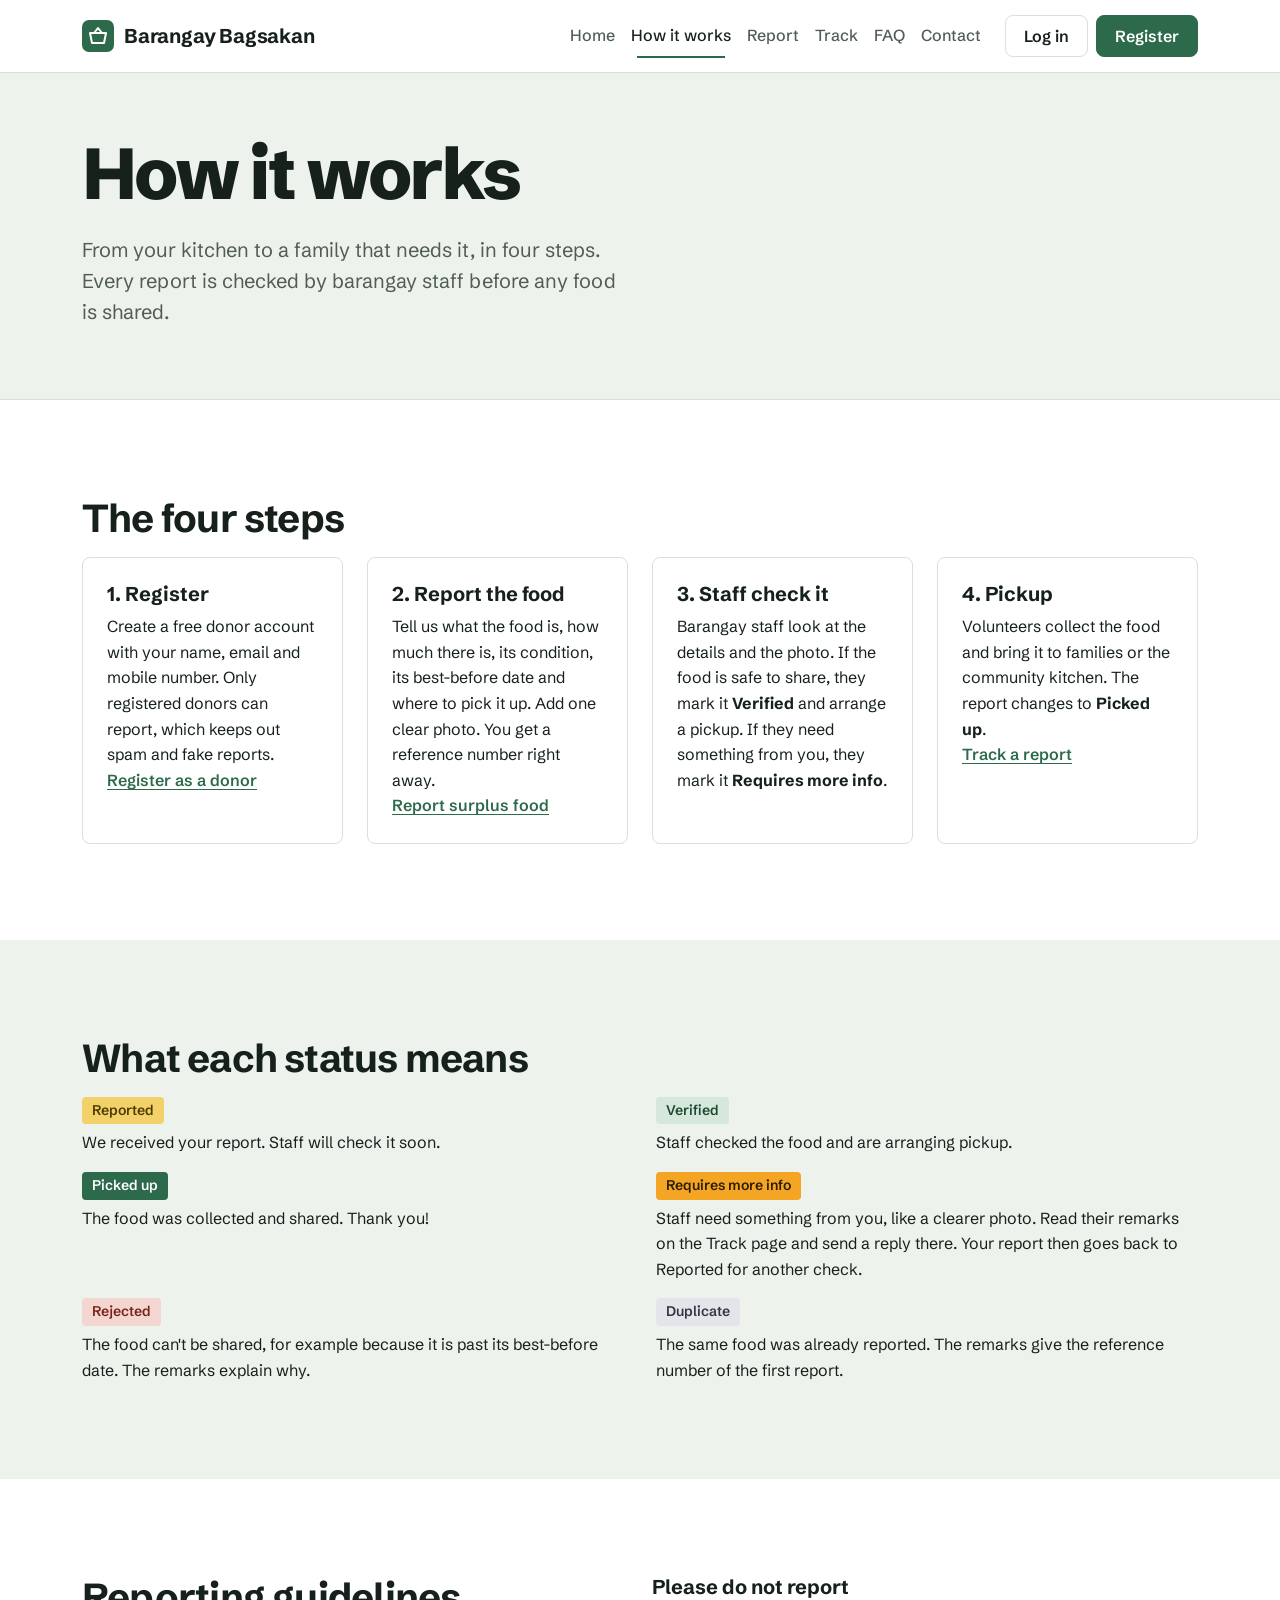
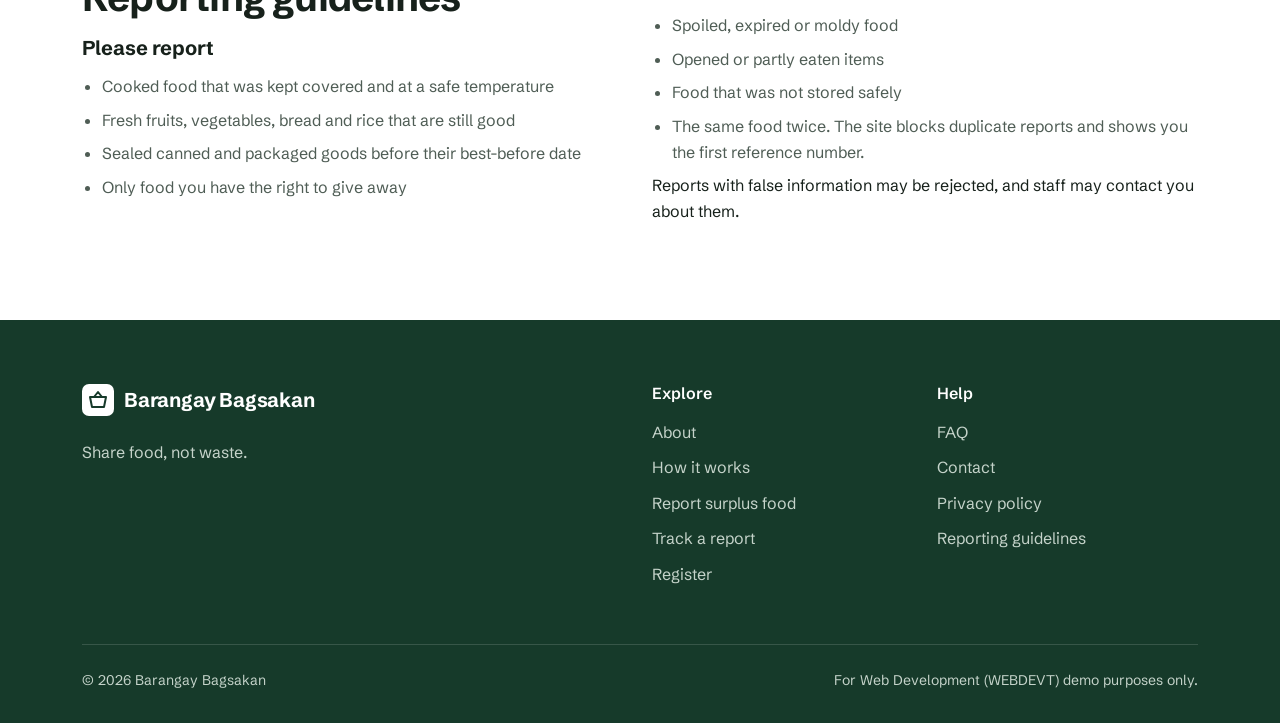
<file: how-it-works.html>
<!doctype html>
<html lang="en">
  <head>
    <meta charset="utf-8">
    <meta name="viewport" content="width=device-width, initial-scale=1">
    <meta name="description" content="How reporting surplus food works, what each status means, and reporting guidelines.">
    <meta name="theme-color" content="#ffffff">
    <title>How it works | Barangay Bagsakan</title>

    <!-- Bootstrap 5: grid, navbar (hamburger menu) -->
    <link href="https://cdn.jsdelivr.net/npm/bootstrap@5.3.3/dist/css/bootstrap.min.css" rel="stylesheet" integrity="sha384-QWTKZyjpPEjISv5WaRU9OFeRpok6YctnYmDr5pNlyT2bRjXh0JMhjY6hW+ALEwIH" crossorigin="anonymous">

    <!-- One typeface for the whole site: Schibsted Grotesk -->
    <link rel="preconnect" href="https://fonts.googleapis.com">
    <link rel="preconnect" href="https://fonts.gstatic.com" crossorigin>
    <link href="https://fonts.googleapis.com/css2?family=Schibsted+Grotesk:wght@400;500;600;700;800&display=swap" rel="stylesheet">

    <link rel="stylesheet" href="style.css">
  </head>
  <body>
    <a class="skip-link" href="#main">Skip to content</a>

    <!-- ========== NAVIGATION (same as every page) ========== -->
    <header class="site-header sticky-top">
      <nav class="navbar navbar-expand-lg" aria-label="Main navigation">
        <div class="container">
          <a class="brand" href="index.html">
            <svg class="brand-mark" viewBox="0 0 32 32" aria-hidden="true">
              <rect width="32" height="32" rx="7" />
              <path d="M8 13h16l-2 10H10z" />
              <path d="M12 13l4-5 4 5" />
            </svg>
            Barangay Bagsakan
          </a>

          <button class="navbar-toggler" type="button" data-bs-toggle="collapse" data-bs-target="#main-menu" aria-controls="main-menu" aria-expanded="false" aria-label="Open menu">
            <span class="hamburger" aria-hidden="true"><span></span><span></span><span></span></span>
          </button>

          <div class="collapse navbar-collapse" id="main-menu">
            <ul class="navbar-nav ms-auto align-items-lg-center">
              <li class="nav-item"><a class="nav-link" href="index.html">Home</a></li>
              <li class="nav-item"><a class="nav-link active" aria-current="page" href="how-it-works.html">How it works</a></li>
              <li class="nav-item"><a class="nav-link" href="report.html">Report</a></li>
              <li class="nav-item"><a class="nav-link" href="track.html">Track</a></li>
              <li class="nav-item"><a class="nav-link" href="faq.html">FAQ</a></li>
              <li class="nav-item"><a class="nav-link" href="contact.html">Contact</a></li>
              <li class="nav-item nav-actions">
                <a class="btn btn-outline" href="login.html">Log in</a>
                <a class="btn btn-nav-primary" href="register.html">Register</a>
              </li>
            </ul>
          </div>
        </div>
      </nav>
    </header>

    <main id="main">

      <section class="hero page-intro" aria-labelledby="page-title">
        <div class="container">
          <h1 class="hero-title" id="page-title">How it works</h1>
          <p class="hero-text">From your kitchen to a family that needs it, in four steps. Every report is checked by barangay staff before any food is shared.</p>
        </div>
      </section>

      <section class="section" aria-labelledby="steps-title">
        <div class="container">
          <h2 class="section-title" id="steps-title">The four steps</h2>
          <ol class="how-steps">
            <li>
              <h3 class="step-title">1. Register</h3>
              <p>Create a free donor account with your name, email and mobile number. Only registered donors can report, which keeps out spam and fake reports.</p>
              <a class="text-link" href="register.html">Register as a donor</a>
            </li>
            <li>
              <h3 class="step-title">2. Report the food</h3>
              <p>Tell us what the food is, how much there is, its condition, its best-before date and where to pick it up. Add one clear photo. You get a reference number right away.</p>
              <a class="text-link" href="report.html">Report surplus food</a>
            </li>
            <li>
              <h3 class="step-title">3. Staff check it</h3>
              <p>Barangay staff look at the details and the photo. If the food is safe to share, they mark it <strong>Verified</strong> and arrange a pickup. If they need something from you, they mark it <strong>Requires more info</strong>.</p>
            </li>
            <li>
              <h3 class="step-title">4. Pickup</h3>
              <p>Volunteers collect the food and bring it to families or the community kitchen. The report changes to <strong>Picked up</strong>.</p>
              <a class="text-link" href="track.html">Track a report</a>
            </li>
          </ol>
        </div>
      </section>

      <section class="section section-tinted" aria-labelledby="status-title">
        <div class="container">
          <h2 class="section-title" id="status-title">What each status means</h2>
          <dl class="status-guide">
            <div><dt><span class="status status-reported">Reported</span></dt><dd>We received your report. Staff will check it soon.</dd></div>
            <div><dt><span class="status status-verified">Verified</span></dt><dd>Staff checked the food and are arranging pickup.</dd></div>
            <div><dt><span class="status status-picked">Picked up</span></dt><dd>The food was collected and shared. Thank you!</dd></div>
            <div><dt><span class="status status-info">Requires more info</span></dt><dd>Staff need something from you, like a clearer photo. Read their remarks on the Track page and send a reply there. Your report then goes back to Reported for another check.</dd></div>
            <div><dt><span class="status status-rejected">Rejected</span></dt><dd>The food can't be shared, for example because it is past its best-before date. The remarks explain why.</dd></div>
            <div><dt><span class="status status-duplicate">Duplicate</span></dt><dd>The same food was already reported. The remarks give the reference number of the first report.</dd></div>
          </dl>
        </div>
      </section>

      <section class="section" id="guidelines" aria-labelledby="guidelines-title">
        <div class="container">
          <div class="row gy-5">
            <div class="col-lg-6">
              <h2 class="section-title" id="guidelines-title">Reporting guidelines</h2>
              <h3 class="side-title">Please report</h3>
              <ul class="side-list">
                <li>Cooked food that was kept covered and at a safe temperature</li>
                <li>Fresh fruits, vegetables, bread and rice that are still good</li>
                <li>Sealed canned and packaged goods before their best-before date</li>
                <li>Only food you have the right to give away</li>
              </ul>
            </div>
            <div class="col-lg-6">
              <h3 class="side-title">Please do not report</h3>
              <ul class="side-list">
                <li>Spoiled, expired or moldy food</li>
                <li>Opened or partly eaten items</li>
                <li>Food that was not stored safely</li>
                <li>The same food twice. The site blocks duplicate reports and shows you the first reference number.</li>
              </ul>
              <p class="side-note">Reports with false information may be rejected, and staff may contact you about them.</p>
            </div>
          </div>
        </div>
      </section>

    </main>

    <!-- ========== FOOTER (same as every page) ========== -->
    <footer class="site-footer">
      <div class="container">
        <div class="row gy-4">
          <div class="col-lg-5">
            <a class="brand brand-light" href="index.html">
              <svg class="brand-mark" viewBox="0 0 32 32" aria-hidden="true">
              <rect width="32" height="32" rx="7" />
              <path d="M8 13h16l-2 10H10z" />
              <path d="M12 13l4-5 4 5" />
            </svg>
              Barangay Bagsakan
            </a>
            <p class="footer-tagline">Share food, not waste.</p>
          </div>

          <nav class="col-6 col-lg-3 offset-lg-1" aria-label="Footer: explore">
            <h2 class="footer-heading">Explore</h2>
            <ul class="footer-links">
              <li><a href="about.html">About</a></li>
              <li><a href="how-it-works.html">How it works</a></li>
              <li><a href="report.html">Report surplus food</a></li>
              <li><a href="track.html">Track a report</a></li>
              <li><a href="register.html">Register</a></li>
            </ul>
          </nav>

          <nav class="col-6 col-lg-3" aria-label="Footer: help">
            <h2 class="footer-heading">Help</h2>
            <ul class="footer-links">
              <li><a href="faq.html">FAQ</a></li>
              <li><a href="contact.html">Contact</a></li>
              <li><a href="privacy.html">Privacy policy</a></li>
              <li><a href="how-it-works.html#guidelines">Reporting guidelines</a></li>
            </ul>
          </nav>
        </div>

        <div class="footer-bottom">
          <p>&copy; <span id="year">2026</span> Barangay Bagsakan</p>
          <p>For Web Development (WEBDEVT) demo purposes only.</p>
        </div>
      </div>
    </footer>

    <script src="https://cdn.jsdelivr.net/npm/bootstrap@5.3.3/dist/js/bootstrap.bundle.min.js" integrity="sha384-YvpcrYf0tY3lHB60NNkmXc5s9fDVZLESaAA55NDzOxhy9GkcIdslK1eN7N6jIeHz" crossorigin="anonymous"></script>
    <script src="auth.js"></script>
    <script src="script.js"></script>
  </body>
</html>
</file>
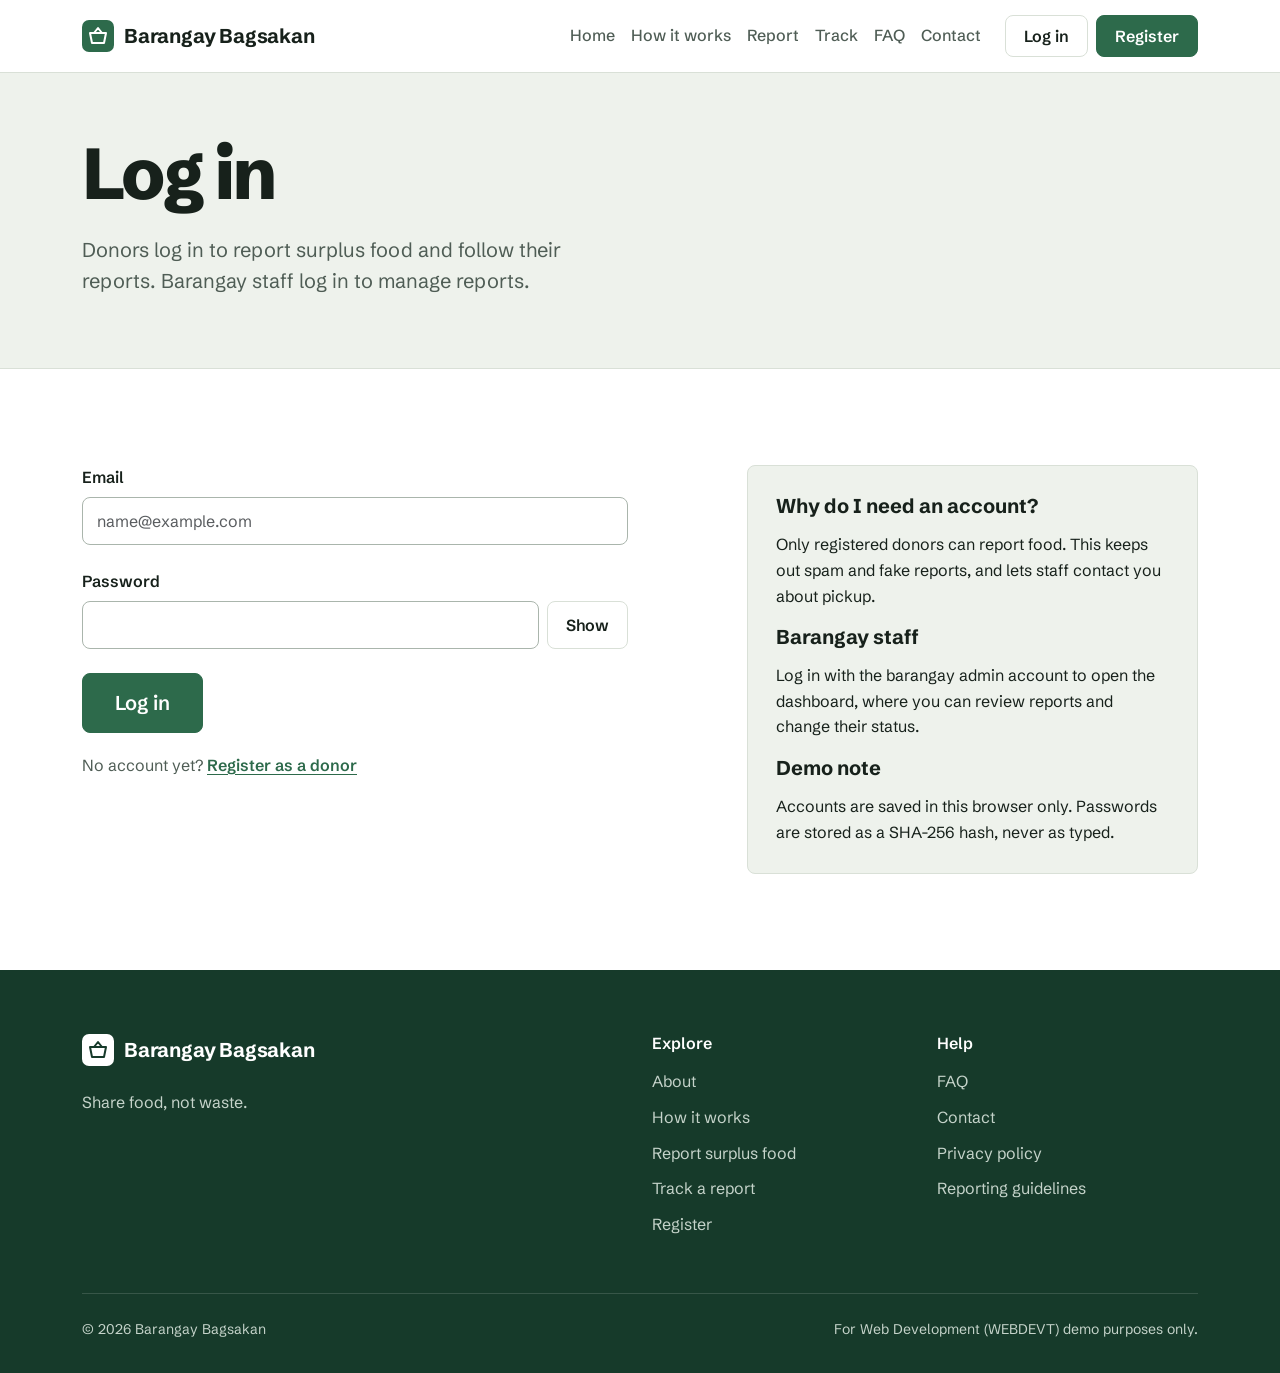
<file: login.html>
<!doctype html>
<html lang="en">
  <head>
    <meta charset="utf-8">
    <meta name="viewport" content="width=device-width, initial-scale=1">
    <meta name="description" content="Log in to report surplus food or manage reports.">
    <meta name="theme-color" content="#ffffff">
    <title>Log in | Barangay Bagsakan</title>

    <!-- Bootstrap 5: grid, navbar (hamburger menu) -->
    <link href="https://cdn.jsdelivr.net/npm/bootstrap@5.3.3/dist/css/bootstrap.min.css" rel="stylesheet" integrity="sha384-QWTKZyjpPEjISv5WaRU9OFeRpok6YctnYmDr5pNlyT2bRjXh0JMhjY6hW+ALEwIH" crossorigin="anonymous">

    <!-- One typeface for the whole site: Schibsted Grotesk -->
    <link rel="preconnect" href="https://fonts.googleapis.com">
    <link rel="preconnect" href="https://fonts.gstatic.com" crossorigin>
    <link href="https://fonts.googleapis.com/css2?family=Schibsted+Grotesk:wght@400;500;600;700;800&display=swap" rel="stylesheet">

    <link rel="stylesheet" href="style.css">
  </head>
  <body>
    <a class="skip-link" href="#main">Skip to content</a>

    <!-- ========== NAVIGATION (same as every page) ========== -->
    <header class="site-header sticky-top">
      <nav class="navbar navbar-expand-lg" aria-label="Main navigation">
        <div class="container">
          <a class="brand" href="index.html">
            <svg class="brand-mark" viewBox="0 0 32 32" aria-hidden="true">
              <rect width="32" height="32" rx="7" />
              <path d="M8 13h16l-2 10H10z" />
              <path d="M12 13l4-5 4 5" />
            </svg>
            Barangay Bagsakan
          </a>

          <button class="navbar-toggler" type="button" data-bs-toggle="collapse" data-bs-target="#main-menu" aria-controls="main-menu" aria-expanded="false" aria-label="Open menu">
            <span class="hamburger" aria-hidden="true"><span></span><span></span><span></span></span>
          </button>

          <div class="collapse navbar-collapse" id="main-menu">
            <ul class="navbar-nav ms-auto align-items-lg-center">
              <li class="nav-item"><a class="nav-link" href="index.html">Home</a></li>
              <li class="nav-item"><a class="nav-link" href="how-it-works.html">How it works</a></li>
              <li class="nav-item"><a class="nav-link" href="report.html">Report</a></li>
              <li class="nav-item"><a class="nav-link" href="track.html">Track</a></li>
              <li class="nav-item"><a class="nav-link" href="faq.html">FAQ</a></li>
              <li class="nav-item"><a class="nav-link" href="contact.html">Contact</a></li>
              <li class="nav-item nav-actions">
                <a class="btn btn-outline" href="login.html" aria-current="page">Log in</a>
                <a class="btn btn-nav-primary" href="register.html">Register</a>
              </li>
            </ul>
          </div>
        </div>
      </nav>
    </header>

    <main id="main">

      <section class="hero page-intro" aria-labelledby="page-title">
        <div class="container">
          <h1 class="hero-title" id="page-title">Log in</h1>
          <p class="hero-text">Donors log in to report surplus food and follow their reports. Barangay staff log in to manage reports.</p>
        </div>
      </section>

      <section class="section">
        <div class="container">
          <div class="row gy-5">
            <div class="col-lg-6">
              <!-- Why the visitor was sent here, e.g. "Log in to report surplus food." -->
              <div class="form-notice" id="login-notice" role="status" hidden></div>

              <form class="report-form auth-form" id="login-form" novalidate>
                <div class="form-alert" id="login-alert" role="alert" hidden></div>

                <div class="field">
                  <label for="login-email">Email</label>
                  <input class="form-control" type="email" id="login-email" name="email" autocomplete="username" maxlength="254" placeholder="name@example.com">
                  <p class="field-error" id="login-email-error" hidden></p>
                </div>

                <div class="field">
                  <label for="login-password">Password</label>
                  <div class="password-row">
                    <input class="form-control" type="password" id="login-password" name="password" autocomplete="current-password" maxlength="64">
                    <button class="btn btn-outline btn-show" type="button" data-toggle-password="login-password" aria-pressed="false" aria-label="Show password">Show</button>
                  </div>
                  <p class="field-error" id="login-password-error" hidden></p>
                </div>

                <button class="btn btn-primary-solid" type="submit" id="login-submit">Log in</button>
                <p class="auth-switch">No account yet? <a class="text-link" href="register.html" id="register-link">Register as a donor</a></p>
              </form>
            </div>

            <aside class="col-lg-5 offset-lg-1" aria-label="About accounts">
              <div class="side-card">
                <h2 class="side-title">Why do I need an account?</h2>
                <p class="mb-3">Only registered donors can report food. This keeps out spam and fake reports, and lets staff contact you about pickup.</p>
                <h2 class="side-title">Barangay staff</h2>
                <p class="mb-3">Log in with the barangay admin account to open the dashboard, where you can review reports and change their status.</p>
                <h2 class="side-title">Demo note</h2>
                <p>Accounts are saved in this browser only. Passwords are stored as a SHA-256 hash, never as typed.</p>
              </div>
            </aside>
          </div>
        </div>
      </section>

    </main>

    <!-- ========== FOOTER (same as every page) ========== -->
    <footer class="site-footer">
      <div class="container">
        <div class="row gy-4">
          <div class="col-lg-5">
            <a class="brand brand-light" href="index.html">
              <svg class="brand-mark" viewBox="0 0 32 32" aria-hidden="true">
              <rect width="32" height="32" rx="7" />
              <path d="M8 13h16l-2 10H10z" />
              <path d="M12 13l4-5 4 5" />
            </svg>
              Barangay Bagsakan
            </a>
            <p class="footer-tagline">Share food, not waste.</p>
          </div>

          <nav class="col-6 col-lg-3 offset-lg-1" aria-label="Footer: explore">
            <h2 class="footer-heading">Explore</h2>
            <ul class="footer-links">
              <li><a href="about.html">About</a></li>
              <li><a href="how-it-works.html">How it works</a></li>
              <li><a href="report.html">Report surplus food</a></li>
              <li><a href="track.html">Track a report</a></li>
              <li><a href="register.html">Register</a></li>
            </ul>
          </nav>

          <nav class="col-6 col-lg-3" aria-label="Footer: help">
            <h2 class="footer-heading">Help</h2>
            <ul class="footer-links">
              <li><a href="faq.html">FAQ</a></li>
              <li><a href="contact.html">Contact</a></li>
              <li><a href="privacy.html">Privacy policy</a></li>
              <li><a href="how-it-works.html#guidelines">Reporting guidelines</a></li>
            </ul>
          </nav>
        </div>

        <div class="footer-bottom">
          <p>&copy; <span id="year">2026</span> Barangay Bagsakan</p>
          <p>For Web Development (WEBDEVT) demo purposes only.</p>
        </div>
      </div>
    </footer>

    <script src="https://cdn.jsdelivr.net/npm/bootstrap@5.3.3/dist/js/bootstrap.bundle.min.js" integrity="sha384-YvpcrYf0tY3lHB60NNkmXc5s9fDVZLESaAA55NDzOxhy9GkcIdslK1eN7N6jIeHz" crossorigin="anonymous"></script>
    <script src="auth.js"></script>
    <script src="script.js"></script>
    <script src="forms.js"></script>
    <script src="login.js"></script>
  </body>
</html>
</file>
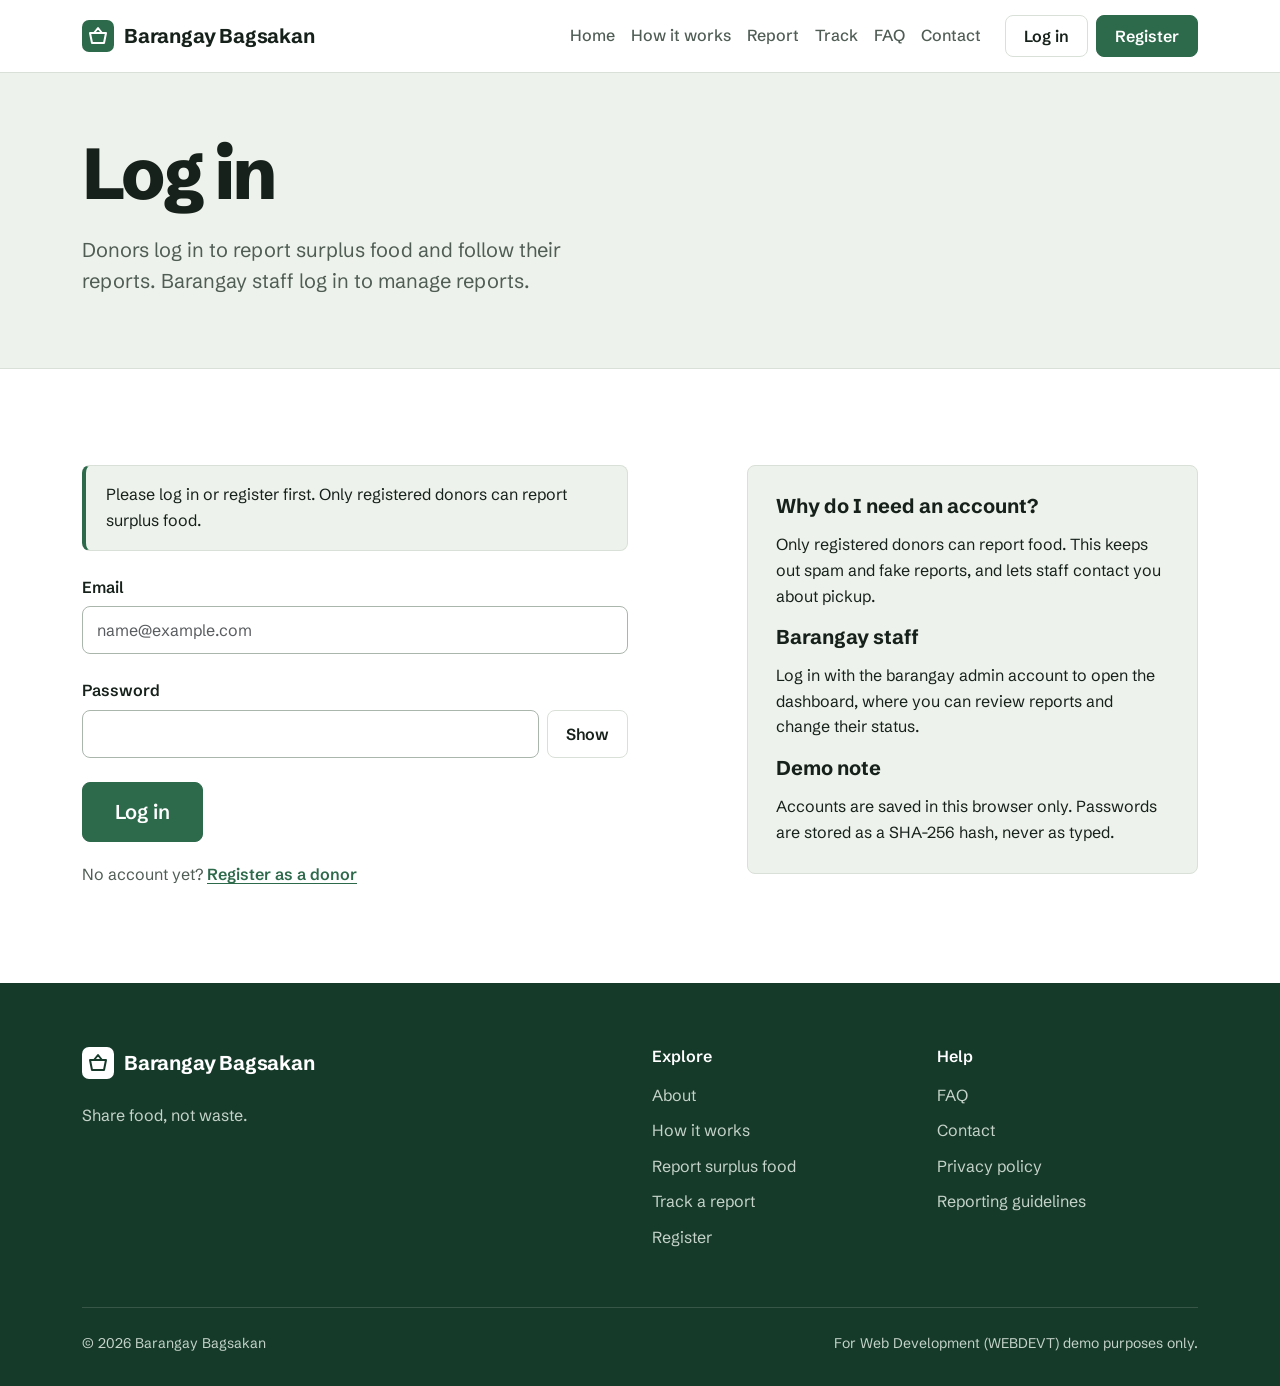
<file: my-reports.html>
<!doctype html>
<html lang="en">
  <head>
    <meta charset="utf-8">
    <meta name="viewport" content="width=device-width, initial-scale=1">
    <meta name="description" content="Your surplus food reports and their status.">
    <meta name="theme-color" content="#ffffff">
    <title>My reports | Barangay Bagsakan</title>

    <!-- Bootstrap 5: grid, navbar (hamburger menu) -->
    <link href="https://cdn.jsdelivr.net/npm/bootstrap@5.3.3/dist/css/bootstrap.min.css" rel="stylesheet" integrity="sha384-QWTKZyjpPEjISv5WaRU9OFeRpok6YctnYmDr5pNlyT2bRjXh0JMhjY6hW+ALEwIH" crossorigin="anonymous">

    <!-- One typeface for the whole site: Schibsted Grotesk -->
    <link rel="preconnect" href="https://fonts.googleapis.com">
    <link rel="preconnect" href="https://fonts.gstatic.com" crossorigin>
    <link href="https://fonts.googleapis.com/css2?family=Schibsted+Grotesk:wght@400;500;600;700;800&display=swap" rel="stylesheet">

    <link rel="stylesheet" href="style.css">
  </head>
  <body>
    <a class="skip-link" href="#main">Skip to content</a>

    <!-- ========== NAVIGATION (same as every page) ========== -->
    <header class="site-header sticky-top">
      <nav class="navbar navbar-expand-lg" aria-label="Main navigation">
        <div class="container">
          <a class="brand" href="index.html">
            <svg class="brand-mark" viewBox="0 0 32 32" aria-hidden="true">
              <rect width="32" height="32" rx="7" />
              <path d="M8 13h16l-2 10H10z" />
              <path d="M12 13l4-5 4 5" />
            </svg>
            Barangay Bagsakan
          </a>

          <button class="navbar-toggler" type="button" data-bs-toggle="collapse" data-bs-target="#main-menu" aria-controls="main-menu" aria-expanded="false" aria-label="Open menu">
            <span class="hamburger" aria-hidden="true"><span></span><span></span><span></span></span>
          </button>

          <div class="collapse navbar-collapse" id="main-menu">
            <ul class="navbar-nav ms-auto align-items-lg-center">
              <li class="nav-item"><a class="nav-link" href="index.html">Home</a></li>
              <li class="nav-item"><a class="nav-link" href="how-it-works.html">How it works</a></li>
              <li class="nav-item"><a class="nav-link" href="report.html">Report</a></li>
              <li class="nav-item"><a class="nav-link" href="track.html">Track</a></li>
              <li class="nav-item"><a class="nav-link" href="faq.html">FAQ</a></li>
              <li class="nav-item"><a class="nav-link" href="contact.html">Contact</a></li>
              <li class="nav-item nav-actions">
                <a class="btn btn-outline" href="login.html">Log in</a>
                <a class="btn btn-nav-primary" href="register.html">Register</a>
              </li>
            </ul>
          </div>
        </div>
      </nav>
    </header>

    <main id="main">

      <section class="hero page-intro" aria-labelledby="page-title">
        <div class="container">
          <h1 class="hero-title" id="page-title">My reports</h1>
          <p class="hero-text" id="my-intro">Every food report you sent, with its latest status. Open one to see the full timeline and staff remarks.</p>
          <div class="hero-actions">
            <a class="btn btn-primary-solid" href="report.html">Report surplus food</a>
          </div>
        </div>
      </section>

      <section class="section" aria-labelledby="list-title">
        <div class="container">
          <div class="staff-bar">
            <div>
              <h2 class="section-title" id="list-title">Your reports</h2>
              <p class="staff-count" id="my-count"></p>
            </div>
          </div>
          <ul class="my-list" id="my-list" aria-live="polite"></ul>
          <div class="track-empty" id="my-empty" hidden>
            <h2 class="side-title">No reports yet</h2>
            <p>When you report surplus food, it shows up here with its reference number and status.</p>
            <a class="text-link" href="report.html">Report surplus food</a>
          </div>
        </div>
      </section>

    </main>

    <!-- ========== FOOTER (same as every page) ========== -->
    <footer class="site-footer">
      <div class="container">
        <div class="row gy-4">
          <div class="col-lg-5">
            <a class="brand brand-light" href="index.html">
              <svg class="brand-mark" viewBox="0 0 32 32" aria-hidden="true">
              <rect width="32" height="32" rx="7" />
              <path d="M8 13h16l-2 10H10z" />
              <path d="M12 13l4-5 4 5" />
            </svg>
              Barangay Bagsakan
            </a>
            <p class="footer-tagline">Share food, not waste.</p>
          </div>

          <nav class="col-6 col-lg-3 offset-lg-1" aria-label="Footer: explore">
            <h2 class="footer-heading">Explore</h2>
            <ul class="footer-links">
              <li><a href="about.html">About</a></li>
              <li><a href="how-it-works.html">How it works</a></li>
              <li><a href="report.html">Report surplus food</a></li>
              <li><a href="track.html">Track a report</a></li>
              <li><a href="register.html">Register</a></li>
            </ul>
          </nav>

          <nav class="col-6 col-lg-3" aria-label="Footer: help">
            <h2 class="footer-heading">Help</h2>
            <ul class="footer-links">
              <li><a href="faq.html">FAQ</a></li>
              <li><a href="contact.html">Contact</a></li>
              <li><a href="privacy.html">Privacy policy</a></li>
              <li><a href="how-it-works.html#guidelines">Reporting guidelines</a></li>
            </ul>
          </nav>
        </div>

        <div class="footer-bottom">
          <p>&copy; <span id="year">2026</span> Barangay Bagsakan</p>
          <p>For Web Development (WEBDEVT) demo purposes only.</p>
        </div>
      </div>
    </footer>

    <script src="https://cdn.jsdelivr.net/npm/bootstrap@5.3.3/dist/js/bootstrap.bundle.min.js" integrity="sha384-YvpcrYf0tY3lHB60NNkmXc5s9fDVZLESaAA55NDzOxhy9GkcIdslK1eN7N6jIeHz" crossorigin="anonymous"></script>
    <script src="auth.js"></script>
    <script src="script.js"></script>
    <script src="reports.js"></script>
    <script src="my-reports.js"></script>
  </body>
</html>
</file>
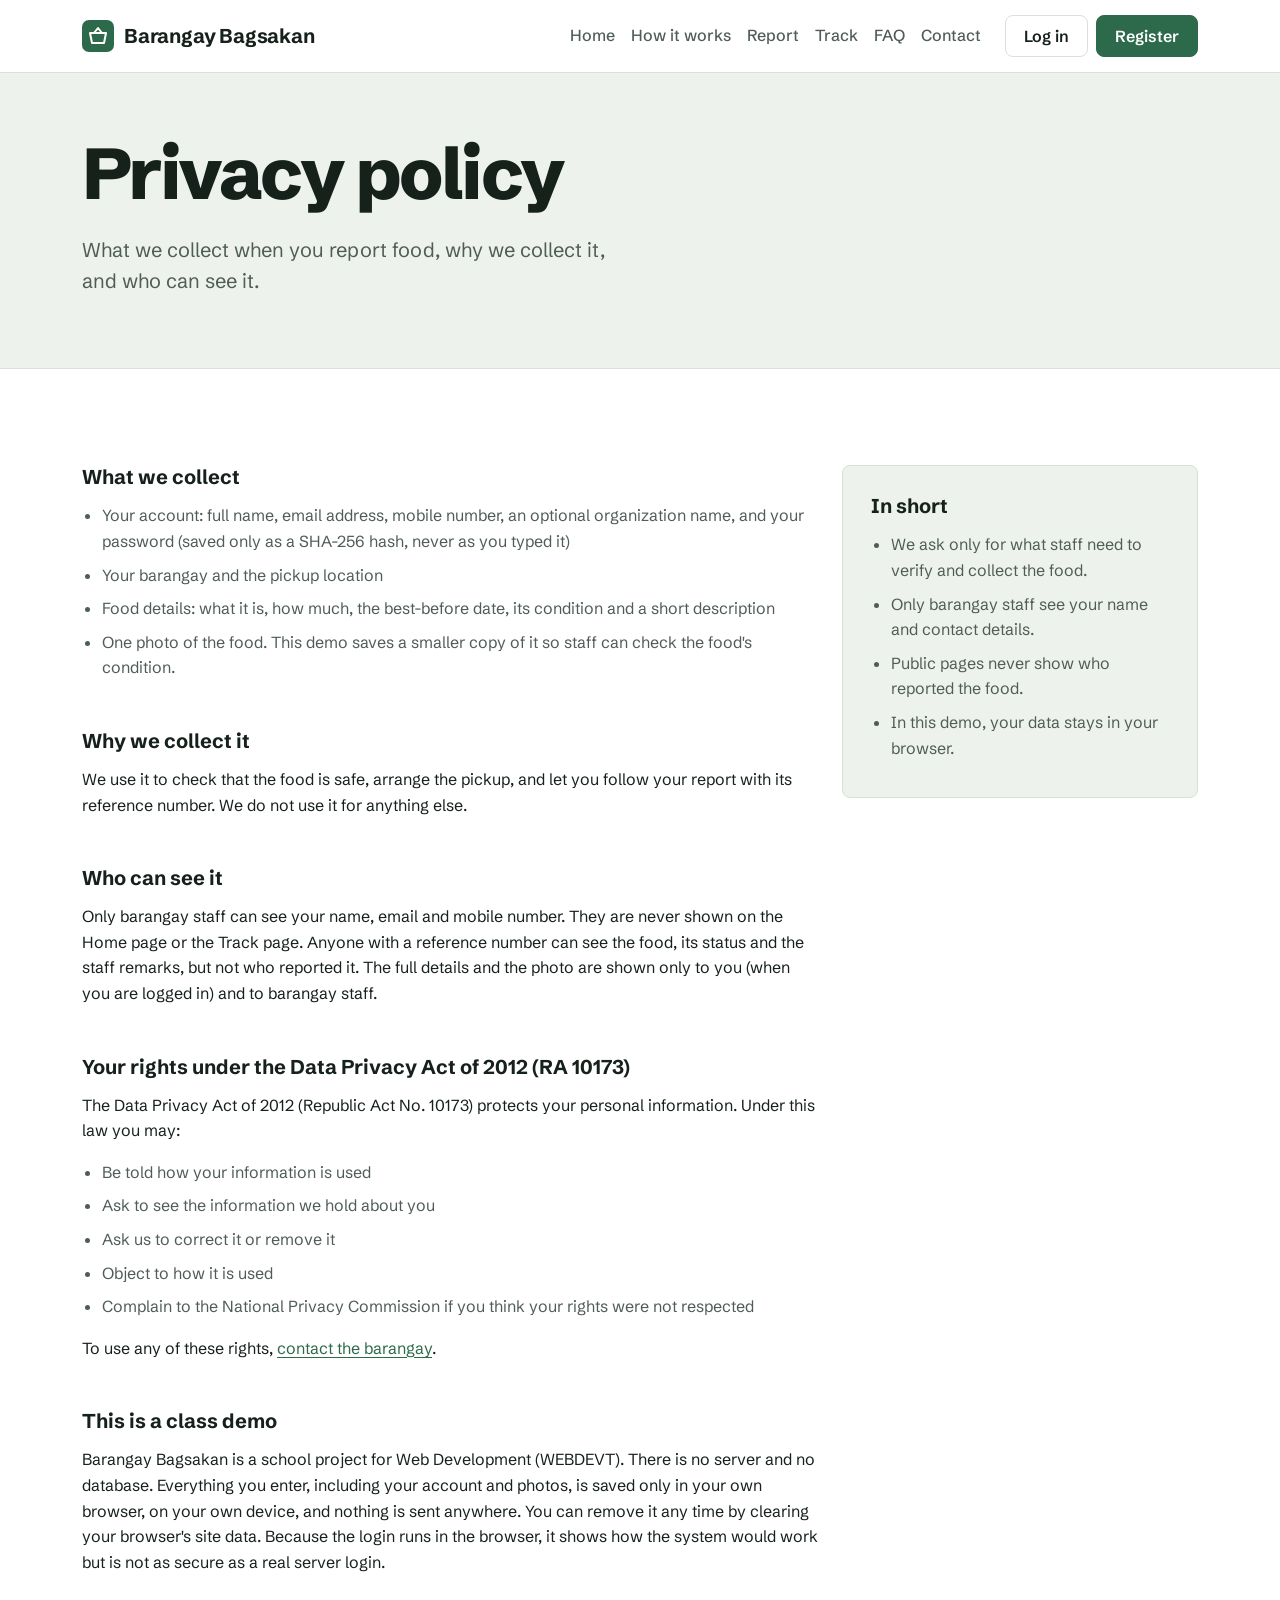
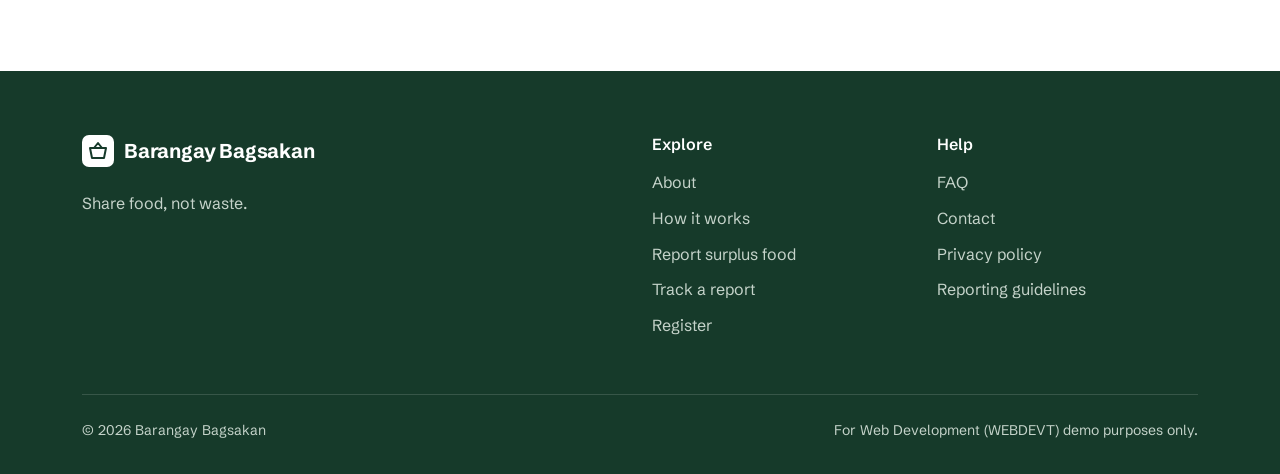
<file: privacy.html>
<!doctype html>
<html lang="en">
<head>
    <meta charset="utf-8">
    <meta name="viewport" content="width=device-width, initial-scale=1">
    <meta name="description" content="How Barangay Bagsakan collects, uses and protects your information under the Data Privacy Act of 2012 (RA 10173).">
    <meta name="theme-color" content="#ffffff">
    <title>Privacy policy | Barangay Bagsakan</title>

    <!-- Bootstrap 5: grid, navbar (hamburger menu) -->
    <link href="https://cdn.jsdelivr.net/npm/bootstrap@5.3.3/dist/css/bootstrap.min.css" rel="stylesheet" integrity="sha384-QWTKZyjpPEjISv5WaRU9OFeRpok6YctnYmDr5pNlyT2bRjXh0JMhjY6hW+ALEwIH" crossorigin="anonymous">

    <!-- One typeface for the whole site: Schibsted Grotesk -->
    <link rel="preconnect" href="https://fonts.googleapis.com">
    <link rel="preconnect" href="https://fonts.gstatic.com" crossorigin>
    <link href="https://fonts.googleapis.com/css2?family=Schibsted+Grotesk:wght@400;500;600;700;800&display=swap" rel="stylesheet">

    <link rel="stylesheet" href="style.css">
</head>
<body>
    <a class="skip-link" href="#main">Skip to content</a>

    <!-- ========== NAVIGATION (same as every page) ========== -->
    <header class="site-header sticky-top">
      <nav class="navbar navbar-expand-lg" aria-label="Main navigation">
        <div class="container">
          <a class="brand" href="index.html">
            <svg class="brand-mark" viewBox="0 0 32 32" aria-hidden="true">
              <rect width="32" height="32" rx="7" />
              <path d="M8 13h16l-2 10H10z" />
              <path d="M12 13l4-5 4 5" />
            </svg>
            Barangay Bagsakan
          </a>

          <button class="navbar-toggler" type="button" data-bs-toggle="collapse" data-bs-target="#main-menu" aria-controls="main-menu" aria-expanded="false" aria-label="Open menu">
            <span class="hamburger" aria-hidden="true"><span></span><span></span><span></span></span>
          </button>

          <div class="collapse navbar-collapse" id="main-menu">
            <ul class="navbar-nav ms-auto align-items-lg-center">
              <li class="nav-item"><a class="nav-link" href="index.html">Home</a></li>
              <li class="nav-item"><a class="nav-link" href="how-it-works.html">How it works</a></li>
              <li class="nav-item"><a class="nav-link" href="report.html">Report</a></li>
              <li class="nav-item"><a class="nav-link" href="track.html">Track</a></li>
              <li class="nav-item"><a class="nav-link" href="faq.html">FAQ</a></li>
              <li class="nav-item"><a class="nav-link" href="contact.html">Contact</a></li>
              <li class="nav-item nav-actions">
                <a class="btn btn-outline" href="login.html">Log in</a>
                <a class="btn btn-nav-primary" href="register.html">Register</a>
              </li>
            </ul>
          </div>
        </div>
      </nav>
    </header>

    <main id="main">

        <section class="hero page-intro" aria-labelledby="page-title">
            <div class="container">
                <h1 class="hero-title" id="page-title">Privacy policy</h1>
                <p class="hero-text">What we collect when you report food, why we collect it, and who can see it.</p>
            </div>
        </section>

        <section class="section">
            <div class="container">
                <div class="row gy-5">

                    <div class="col-lg-8">

                        <h2 class="side-title">What we collect</h2>
                        <ul class="side-list">
                            <li>Your account: full name, email address, mobile number, an optional organization name, and your password (saved only as a SHA-256 hash, never as you typed it)</li>
                            <li>Your barangay and the pickup location</li>
                            <li>Food details: what it is, how much, the best-before date, its condition and a short description</li>
                            <li>One photo of the food. This demo saves a smaller copy of it so staff can check the food's condition.</li>
                        </ul>

                        <h2 class="side-title mt-5">Why we collect it</h2>
                        <p>We use it to check that the food is safe, arrange the pickup, and let you follow your report with its reference number. We do not use it for anything else.</p>

                        <h2 class="side-title mt-5">Who can see it</h2>
                        <p>Only barangay staff can see your name, email and mobile number. They are never shown on the Home page or the Track page. Anyone with a reference number can see the food, its status and the staff remarks, but not who reported it. The full details and the photo are shown only to you (when you are logged in) and to barangay staff.</p>

                        <h2 class="side-title mt-5">Your rights under the Data Privacy Act of 2012 (RA 10173)</h2>
                        <p class="mb-3">The Data Privacy Act of 2012 (Republic Act No. 10173) protects your personal information. Under this law you may:</p>
                        <ul class="side-list">
                            <li>Be told how your information is used</li>
                            <li>Ask to see the information we hold about you</li>
                            <li>Ask us to correct it or remove it</li>
                            <li>Object to how it is used</li>
                            <li>Complain to the National Privacy Commission if you think your rights were not respected</li>
                        </ul>
                        <p class="mt-3">To use any of these rights, <a href="contact.html">contact the barangay</a>.</p>

                        <h2 class="side-title mt-5">This is a class demo</h2>
                        <p>Barangay Bagsakan is a school project for Web Development (WEBDEVT). There is no server and no database. Everything you enter, including your account and photos, is saved only in your own browser, on your own device, and nothing is sent anywhere. You can remove it any time by clearing your browser's site data. Because the login runs in the browser, it shows how the system would work but is not as secure as a real server login.</p>

                    </div>

                    <aside class="col-lg-4" aria-label="Privacy summary">
                        <div class="side-card">
                            <h2 class="side-title">In short</h2>
                            <ul class="side-list">
                                <li>We ask only for what staff need to verify and collect the food.</li>
                                <li>Only barangay staff see your name and contact details.</li>
                                <li>Public pages never show who reported the food.</li>
                                <li>In this demo, your data stays in your browser.</li>
                            </ul>
                        </div>
                    </aside>

                </div>
            </div>
        </section>

    </main>

    <!-- ========== FOOTER (same as every page) ========== -->
    <footer class="site-footer">
      <div class="container">
        <div class="row gy-4">
          <div class="col-lg-5">
            <a class="brand brand-light" href="index.html">
              <svg class="brand-mark" viewBox="0 0 32 32" aria-hidden="true">
              <rect width="32" height="32" rx="7" />
              <path d="M8 13h16l-2 10H10z" />
              <path d="M12 13l4-5 4 5" />
            </svg>
              Barangay Bagsakan
            </a>
            <p class="footer-tagline">Share food, not waste.</p>
          </div>

          <nav class="col-6 col-lg-3 offset-lg-1" aria-label="Footer: explore">
            <h2 class="footer-heading">Explore</h2>
            <ul class="footer-links">
              <li><a href="about.html">About</a></li>
              <li><a href="how-it-works.html">How it works</a></li>
              <li><a href="report.html">Report surplus food</a></li>
              <li><a href="track.html">Track a report</a></li>
              <li><a href="register.html">Register</a></li>
            </ul>
          </nav>

          <nav class="col-6 col-lg-3" aria-label="Footer: help">
            <h2 class="footer-heading">Help</h2>
            <ul class="footer-links">
              <li><a href="faq.html">FAQ</a></li>
              <li><a href="contact.html">Contact</a></li>
              <li><a href="privacy.html">Privacy policy</a></li>
              <li><a href="how-it-works.html#guidelines">Reporting guidelines</a></li>
            </ul>
          </nav>
        </div>

        <div class="footer-bottom">
          <p>&copy; <span id="year">2026</span> Barangay Bagsakan</p>
          <p>For Web Development (WEBDEVT) demo purposes only.</p>
        </div>
      </div>
    </footer>

    <script src="https://cdn.jsdelivr.net/npm/bootstrap@5.3.3/dist/js/bootstrap.bundle.min.js" integrity="sha384-YvpcrYf0tY3lHB60NNkmXc5s9fDVZLESaAA55NDzOxhy9GkcIdslK1eN7N6jIeHz" crossorigin="anonymous"></script>
    <script src="auth.js"></script>
    <script src="script.js"></script>
</body>
</html>
</file>
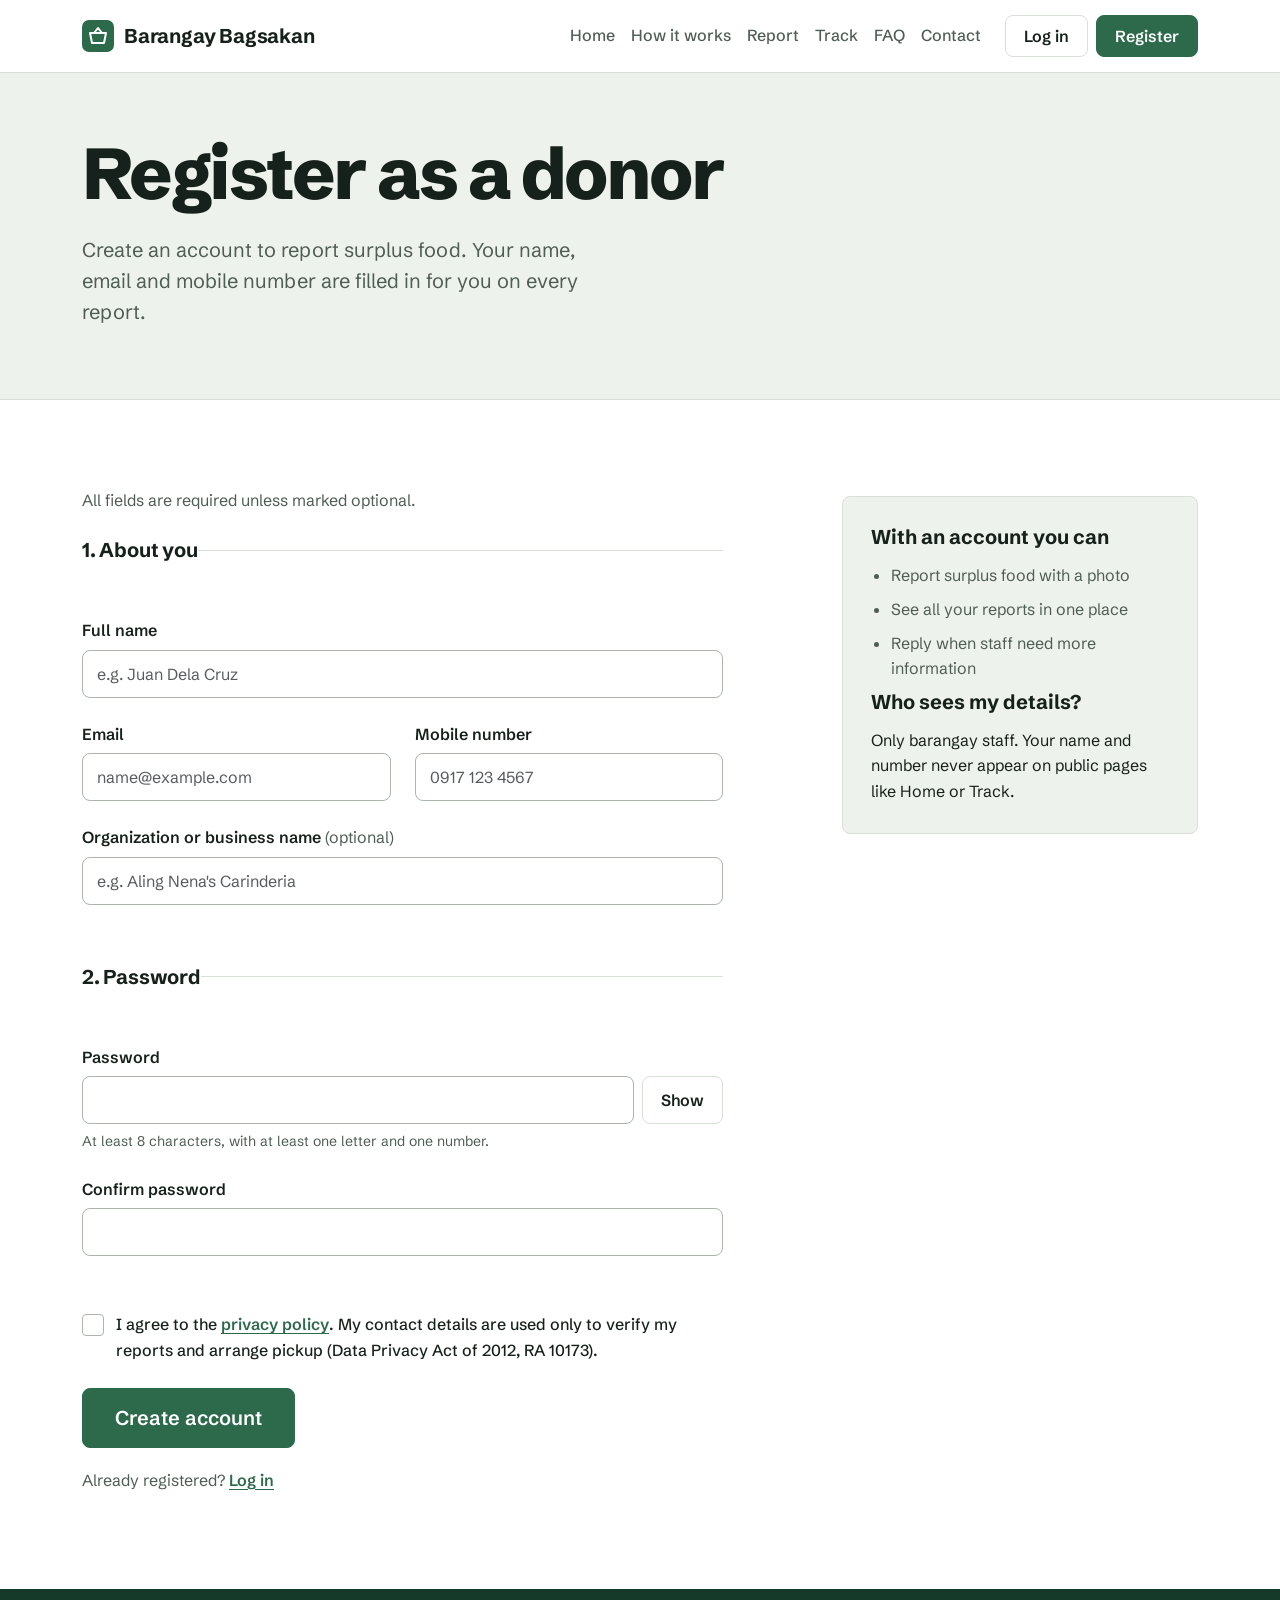
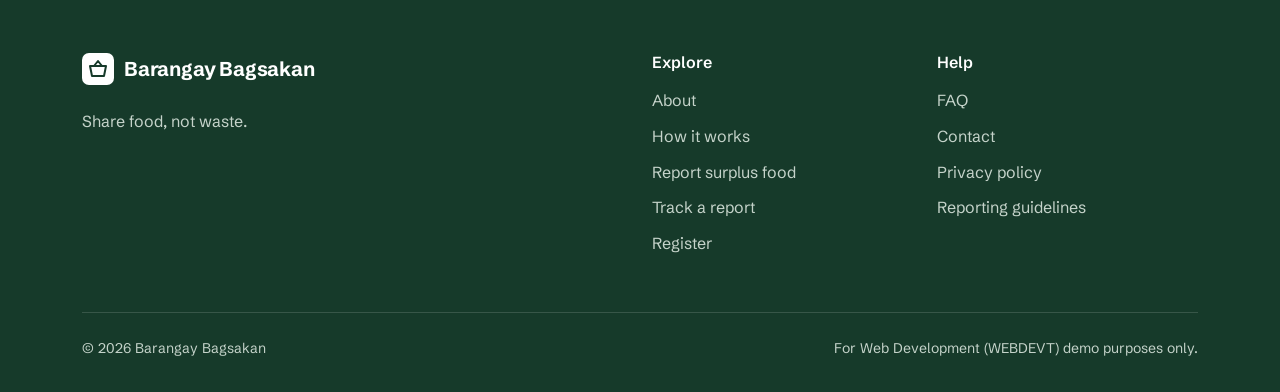
<file: register.html>
<!doctype html>
<html lang="en">
  <head>
    <meta charset="utf-8">
    <meta name="viewport" content="width=device-width, initial-scale=1">
    <meta name="description" content="Create a donor account to report surplus food.">
    <meta name="theme-color" content="#ffffff">
    <title>Register | Barangay Bagsakan</title>

    <!-- Bootstrap 5: grid, navbar (hamburger menu) -->
    <link href="https://cdn.jsdelivr.net/npm/bootstrap@5.3.3/dist/css/bootstrap.min.css" rel="stylesheet" integrity="sha384-QWTKZyjpPEjISv5WaRU9OFeRpok6YctnYmDr5pNlyT2bRjXh0JMhjY6hW+ALEwIH" crossorigin="anonymous">

    <!-- One typeface for the whole site: Schibsted Grotesk -->
    <link rel="preconnect" href="https://fonts.googleapis.com">
    <link rel="preconnect" href="https://fonts.gstatic.com" crossorigin>
    <link href="https://fonts.googleapis.com/css2?family=Schibsted+Grotesk:wght@400;500;600;700;800&display=swap" rel="stylesheet">

    <link rel="stylesheet" href="style.css">
  </head>
  <body>
    <a class="skip-link" href="#main">Skip to content</a>

    <!-- ========== NAVIGATION (same as every page) ========== -->
    <header class="site-header sticky-top">
      <nav class="navbar navbar-expand-lg" aria-label="Main navigation">
        <div class="container">
          <a class="brand" href="index.html">
            <svg class="brand-mark" viewBox="0 0 32 32" aria-hidden="true">
              <rect width="32" height="32" rx="7" />
              <path d="M8 13h16l-2 10H10z" />
              <path d="M12 13l4-5 4 5" />
            </svg>
            Barangay Bagsakan
          </a>

          <button class="navbar-toggler" type="button" data-bs-toggle="collapse" data-bs-target="#main-menu" aria-controls="main-menu" aria-expanded="false" aria-label="Open menu">
            <span class="hamburger" aria-hidden="true"><span></span><span></span><span></span></span>
          </button>

          <div class="collapse navbar-collapse" id="main-menu">
            <ul class="navbar-nav ms-auto align-items-lg-center">
              <li class="nav-item"><a class="nav-link" href="index.html">Home</a></li>
              <li class="nav-item"><a class="nav-link" href="how-it-works.html">How it works</a></li>
              <li class="nav-item"><a class="nav-link" href="report.html">Report</a></li>
              <li class="nav-item"><a class="nav-link" href="track.html">Track</a></li>
              <li class="nav-item"><a class="nav-link" href="faq.html">FAQ</a></li>
              <li class="nav-item"><a class="nav-link" href="contact.html">Contact</a></li>
              <li class="nav-item nav-actions">
                <a class="btn btn-outline" href="login.html">Log in</a>
                <a class="btn btn-nav-primary" href="register.html" aria-current="page">Register</a>
              </li>
            </ul>
          </div>
        </div>
      </nav>
    </header>

    <main id="main">

      <section class="hero page-intro" aria-labelledby="page-title">
        <div class="container">
          <h1 class="hero-title" id="page-title">Register as a donor</h1>
          <p class="hero-text">Create an account to report surplus food. Your name, email and mobile number are filled in for you on every report.</p>
        </div>
      </section>

      <section class="section">
        <div class="container">
          <div class="row gy-5">
            <div class="col-lg-7">
              <form class="report-form auth-form" id="register-form" novalidate>
                <div class="form-alert" id="register-alert" role="alert" hidden></div>
                <p class="form-hint">All fields are required unless marked optional.</p>

                <fieldset class="form-group">
                  <legend>1. About you</legend>
                  <div class="field">
                    <label for="reg-name">Full name</label>
                    <input class="form-control" type="text" id="reg-name" name="name" autocomplete="name" maxlength="100" placeholder="e.g. Juan Dela Cruz">
                    <p class="field-error" id="reg-name-error" hidden></p>
                  </div>
                  <div class="field-row">
                    <div class="field">
                      <label for="reg-email">Email</label>
                      <input class="form-control" type="email" id="reg-email" name="email" autocomplete="email" maxlength="254" placeholder="name@example.com">
                      <p class="field-error" id="reg-email-error" hidden></p>
                    </div>
                    <div class="field">
                      <label for="reg-phone">Mobile number</label>
                      <input class="form-control" type="tel" id="reg-phone" name="phone" autocomplete="tel" inputmode="tel" maxlength="16" placeholder="0917 123 4567">
                      <p class="field-error" id="reg-phone-error" hidden></p>
                    </div>
                  </div>
                  <div class="field">
                    <label for="reg-org">Organization or business name <span class="optional">(optional)</span></label>
                    <input class="form-control" type="text" id="reg-org" name="organization" autocomplete="organization" maxlength="100" placeholder="e.g. Aling Nena's Carinderia">
                    <p class="field-error" id="reg-org-error" hidden></p>
                  </div>
                </fieldset>

                <fieldset class="form-group">
                  <legend>2. Password</legend>
                  <div class="field">
                    <label for="reg-password">Password</label>
                    <div class="password-row">
                      <input class="form-control" type="password" id="reg-password" name="password" autocomplete="new-password" maxlength="64" data-hint="reg-password-hint">
                      <button class="btn btn-outline btn-show" type="button" data-toggle-password="reg-password" aria-pressed="false" aria-label="Show password">Show</button>
                    </div>
                    <p class="form-hint field-hint" id="reg-password-hint">At least 8 characters, with at least one letter and one number.</p>
                    <p class="field-error" id="reg-password-error" hidden></p>
                  </div>
                  <div class="field">
                    <label for="reg-confirm">Confirm password</label>
                    <input class="form-control" type="password" id="reg-confirm" name="confirm" autocomplete="new-password" maxlength="64">
                    <p class="field-error" id="reg-confirm-error" hidden></p>
                  </div>
                </fieldset>

                <div class="field field-check">
                  <input class="form-check-input" type="checkbox" id="reg-consent" name="consent" data-label="Privacy policy agreement">
                  <label for="reg-consent">I agree to the <a class="text-link" href="privacy.html">privacy policy</a>. My contact details are used only to verify my reports and arrange pickup (Data Privacy Act of 2012, RA 10173).</label>
                  <p class="field-error" id="reg-consent-error" hidden></p>
                </div>

                <button class="btn btn-primary-solid" type="submit" id="register-submit">Create account</button>
                <p class="auth-switch">Already registered? <a class="text-link" href="login.html" id="login-link">Log in</a></p>
              </form>
            </div>

            <aside class="col-lg-4 offset-lg-1" aria-label="What you can do with an account">
              <div class="side-card">
                <h2 class="side-title">With an account you can</h2>
                <ul class="side-list">
                  <li>Report surplus food with a photo</li>
                  <li>See all your reports in one place</li>
                  <li>Reply when staff need more information</li>
                </ul>
                <h2 class="side-title">Who sees my details?</h2>
                <p>Only barangay staff. Your name and number never appear on public pages like Home or Track.</p>
              </div>
            </aside>
          </div>
        </div>
      </section>

    </main>

    <!-- ========== FOOTER (same as every page) ========== -->
    <footer class="site-footer">
      <div class="container">
        <div class="row gy-4">
          <div class="col-lg-5">
            <a class="brand brand-light" href="index.html">
              <svg class="brand-mark" viewBox="0 0 32 32" aria-hidden="true">
              <rect width="32" height="32" rx="7" />
              <path d="M8 13h16l-2 10H10z" />
              <path d="M12 13l4-5 4 5" />
            </svg>
              Barangay Bagsakan
            </a>
            <p class="footer-tagline">Share food, not waste.</p>
          </div>

          <nav class="col-6 col-lg-3 offset-lg-1" aria-label="Footer: explore">
            <h2 class="footer-heading">Explore</h2>
            <ul class="footer-links">
              <li><a href="about.html">About</a></li>
              <li><a href="how-it-works.html">How it works</a></li>
              <li><a href="report.html">Report surplus food</a></li>
              <li><a href="track.html">Track a report</a></li>
              <li><a href="register.html">Register</a></li>
            </ul>
          </nav>

          <nav class="col-6 col-lg-3" aria-label="Footer: help">
            <h2 class="footer-heading">Help</h2>
            <ul class="footer-links">
              <li><a href="faq.html">FAQ</a></li>
              <li><a href="contact.html">Contact</a></li>
              <li><a href="privacy.html">Privacy policy</a></li>
              <li><a href="how-it-works.html#guidelines">Reporting guidelines</a></li>
            </ul>
          </nav>
        </div>

        <div class="footer-bottom">
          <p>&copy; <span id="year">2026</span> Barangay Bagsakan</p>
          <p>For Web Development (WEBDEVT) demo purposes only.</p>
        </div>
      </div>
    </footer>

    <script src="https://cdn.jsdelivr.net/npm/bootstrap@5.3.3/dist/js/bootstrap.bundle.min.js" integrity="sha384-YvpcrYf0tY3lHB60NNkmXc5s9fDVZLESaAA55NDzOxhy9GkcIdslK1eN7N6jIeHz" crossorigin="anonymous"></script>
    <script src="auth.js"></script>
    <script src="script.js"></script>
    <script src="forms.js"></script>
    <script src="register.js"></script>
  </body>
</html>
</file>
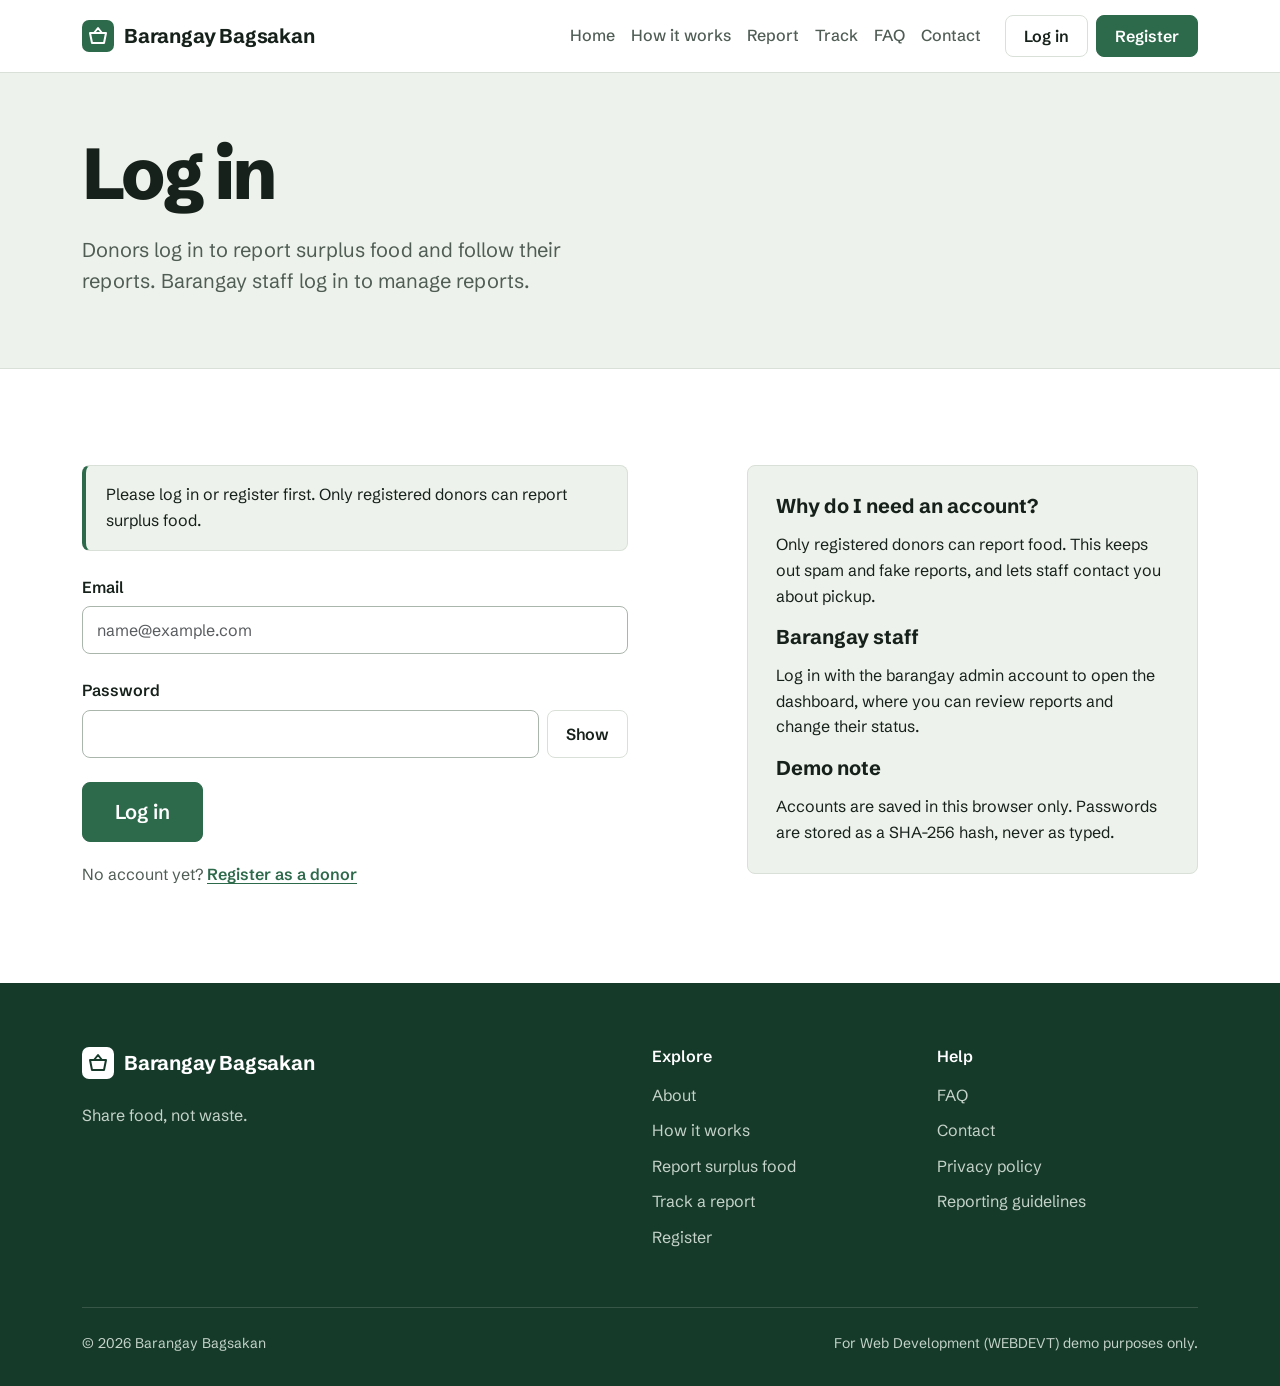
<file: report.html>
<!doctype html>
<html lang="en">
  <head>
    <meta charset="utf-8">
    <meta name="viewport" content="width=device-width, initial-scale=1">
    <meta name="description" content="Report surplus edible food to Barangay Bagsakan. Barangay staff verify every report before pickup.">
    <meta name="theme-color" content="#ffffff">
    <title>Report surplus food | Barangay Bagsakan</title>

    <!-- Bootstrap 5: grid, navbar (hamburger menu) -->
    <link href="https://cdn.jsdelivr.net/npm/bootstrap@5.3.3/dist/css/bootstrap.min.css" rel="stylesheet" integrity="sha384-QWTKZyjpPEjISv5WaRU9OFeRpok6YctnYmDr5pNlyT2bRjXh0JMhjY6hW+ALEwIH" crossorigin="anonymous">

    <!-- One typeface for the whole site: Schibsted Grotesk -->
    <link rel="preconnect" href="https://fonts.googleapis.com">
    <link rel="preconnect" href="https://fonts.gstatic.com" crossorigin>
    <link href="https://fonts.googleapis.com/css2?family=Schibsted+Grotesk:wght@400;500;600;700;800&display=swap" rel="stylesheet">

    <link rel="stylesheet" href="style.css">
  </head>
  <body>
    <a class="skip-link" href="#main">Skip to content</a>

    <!-- ========== NAVIGATION (same as every page) ========== -->
    <header class="site-header sticky-top">
      <nav class="navbar navbar-expand-lg" aria-label="Main navigation">
        <div class="container">
          <a class="brand" href="index.html">
            <svg class="brand-mark" viewBox="0 0 32 32" aria-hidden="true">
              <rect width="32" height="32" rx="7" />
              <path d="M8 13h16l-2 10H10z" />
              <path d="M12 13l4-5 4 5" />
            </svg>
            Barangay Bagsakan
          </a>

          <button class="navbar-toggler" type="button" data-bs-toggle="collapse" data-bs-target="#main-menu" aria-controls="main-menu" aria-expanded="false" aria-label="Open menu">
            <span class="hamburger" aria-hidden="true"><span></span><span></span><span></span></span>
          </button>

          <div class="collapse navbar-collapse" id="main-menu">
            <ul class="navbar-nav ms-auto align-items-lg-center">
              <li class="nav-item"><a class="nav-link" href="index.html">Home</a></li>
              <li class="nav-item"><a class="nav-link" href="how-it-works.html">How it works</a></li>
              <li class="nav-item"><a class="nav-link active" aria-current="page" href="report.html">Report</a></li>
              <li class="nav-item"><a class="nav-link" href="track.html">Track</a></li>
              <li class="nav-item"><a class="nav-link" href="faq.html">FAQ</a></li>
              <li class="nav-item"><a class="nav-link" href="contact.html">Contact</a></li>
              <li class="nav-item nav-actions">
                <a class="btn btn-outline" href="login.html">Log in</a>
                <a class="btn btn-nav-primary" href="register.html">Register</a>
              </li>
            </ul>
          </div>
        </div>
      </nav>
    </header>

    <main id="main">

      <!-- ========== PAGE INTRO ========== -->
      <section class="hero page-intro" aria-labelledby="report-title">
        <div class="container">
          <h1 class="hero-title" id="report-title">Report surplus food</h1>
          <p class="hero-text">Tell us what you have, how much, and when it can be picked up. Barangay staff check every report before pickup.</p>
        </div>
      </section>

      <!-- ========== REPORT FORM ========== -->
      <section class="section" aria-label="Surplus food report form">
        <div class="container">
          <div class="row gy-5">

            <div class="col-lg-8">

              <!-- Shown after a successful submit -->
              <div class="form-success" id="form-success" role="status" tabindex="-1" hidden>
                <span class="status status-reported">Reported</span>
                <h2 class="section-title">Thank you! Your report has been submitted.</h2>
                <p class="section-lead">Your reference number is below. Keep it to track your report. You can also find it any time in <a class="text-link" href="my-reports.html">My reports</a>.</p>
                <p class="success-ref" id="success-ref">BB-2026-0000</p>
                <div class="hero-actions">
                  <a class="btn btn-primary-solid" id="success-track" href="track.html">Track this report</a>
                  <p class="hero-track"><a href="report.html">Submit another report</a></p>
                </div>
              </div>

              <form class="report-form" id="report-form" novalidate>
                <!-- Lists every field that needs fixing after you press Submit -->
                <div class="form-alert" id="report-alert" role="alert" tabindex="-1" hidden></div>
                <p class="form-hint">All fields are required unless marked optional.</p>

                <fieldset class="form-group">
                  <legend>1. The food</legend>

                  <div class="field">
                    <label for="food-name">Food name</label>
                    <input class="form-control" type="text" id="food-name" name="food-name" maxlength="100" placeholder="e.g. Pandesal">
                    <p class="field-error" id="food-name-error" hidden></p>
                  </div>

                  <div class="field-row">
                    <div class="field">
                      <label for="category">Category</label>
                      <select class="form-select" id="category" name="category">
                        <option value="">Select a category</option>
                        <option>Cooked meals</option>
                        <option>Fruits and vegetables</option>
                        <option>Bread and pastries</option>
                        <option>Rice and grains</option>
                        <option>Canned and packaged goods</option>
                        <option>Dairy and eggs</option>
                        <option>Meat and seafood</option>
                        <option>Other</option>
                      </select>
                      <p class="field-error" id="category-error" hidden></p>
                    </div>
                    <div class="field">
                      <label for="condition">Food condition</label>
                      <select class="form-select" id="condition" name="condition">
                        <option value="">Choose the condition</option>
                        <option>Fresh</option>
                        <option>Near expiry</option>
                      </select>
                      <p class="field-error" id="condition-error" hidden></p>
                    </div>
                  </div>

                  <!-- Only shown when the category is "Other" -->
                  <div class="field" id="other-spec-field" hidden>
                    <label for="other-spec">Specify the food type</label>
                    <input class="form-control" type="text" id="other-spec" name="other-spec" maxlength="50" placeholder="e.g. Kakanin" data-hint="other-spec-hint">
                    <p class="form-hint field-hint" id="other-spec-hint">Up to 50 characters.</p>
                    <p class="field-error" id="other-spec-error" hidden></p>
                  </div>

                  <div class="field-row">
                    <div class="field">
                      <label for="quantity">Quantity</label>
                      <input class="form-control" type="number" id="quantity" name="quantity" min="1" max="1000" step="1" inputmode="numeric" placeholder="e.g. 40" data-hint="quantity-hint">
                      <p class="form-hint field-hint" id="quantity-hint">A whole number from 1 to 1000.</p>
                      <p class="field-error" id="quantity-error" hidden></p>
                    </div>
                    <div class="field">
                      <label for="unit">Unit</label>
                      <select class="form-select" id="unit" name="unit">
                        <option value="">Choose a unit</option>
                        <option>pieces</option>
                        <option>kg</option>
                        <option>servings</option>
                        <option>packs</option>
                        <option>trays</option>
                        <option>liters</option>
                      </select>
                      <p class="field-error" id="unit-error" hidden></p>
                    </div>
                  </div>

                  <div class="field">
                    <label for="notes">Description</label>
                    <textarea class="form-control" id="notes" name="notes" rows="3" maxlength="500" placeholder="e.g. Sealed in plastic bags, kept in the ref since this morning" data-hint="notes-hint"></textarea>
                    <p class="form-hint field-hint" id="notes-hint"><span id="notes-count">0</span> of 500 characters (at least 10). Include the condition, packaging and how it is stored.</p>
                    <p class="field-error" id="notes-error" hidden></p>
                  </div>

                  <div class="field">
                    <label for="photo">Photo of the food</label>
                    <input class="form-control" type="file" id="photo" name="photo" accept="image/jpeg,image/png,image/webp" data-hint="photo-hint">
                    <p class="form-hint field-hint" id="photo-hint">One JPG, PNG or WEBP photo, up to 5 MB. Staff use it to check the food's condition.</p>
                    <p class="field-error" id="photo-error" hidden></p>
                    <figure class="photo-preview" id="photo-preview" hidden>
                      <img id="photo-preview-img" alt="Preview of the selected photo">
                      <button class="btn btn-outline" type="button" id="photo-remove">Remove photo</button>
                    </figure>
                  </div>
                </fieldset>

                <fieldset class="form-group">
                  <legend>2. Dates</legend>
                  <div class="field-row">
                    <div class="field">
                      <label for="date-prepared">Date prepared or bought</label>
                      <input class="form-control" type="date" id="date-prepared" name="date-prepared" data-hint="date-prepared-hint">
                      <p class="form-hint field-hint" id="date-prepared-hint">Today or earlier.</p>
                      <p class="field-error" id="date-prepared-error" hidden></p>
                    </div>
                    <div class="field">
                      <label for="best-before-date">Best-before date</label>
                      <input class="form-control" type="date" id="best-before-date" name="best-before-date" data-hint="best-before-hint">
                      <p class="form-hint field-hint" id="best-before-hint">Today or later. Expired food can't be reported.</p>
                      <p class="field-error" id="best-before-date-error" hidden></p>
                    </div>
                  </div>
                  <div class="field">
                    <label for="best-before-time">Best-before time <span class="optional">(optional)</span></label>
                    <input class="form-control field-narrow" type="time" id="best-before-time" name="best-before-time">
                    <p class="field-error" id="best-before-time-error" hidden></p>
                  </div>
                </fieldset>

                <fieldset class="form-group">
                  <legend>3. Pickup</legend>
                  <div class="field">
                    <label for="pickup-point">Pickup address</label>
                    <input class="form-control" type="text" id="pickup-point" name="pickup-point" maxlength="200" autocomplete="street-address" placeholder="e.g. 12 Mabini St., Purok 2" data-hint="pickup-hint">
                    <p class="form-hint field-hint" id="pickup-hint">House number and street, 10 to 200 characters.</p>
                    <p class="field-error" id="pickup-point-error" hidden></p>
                  </div>

                  <div class="field-row">
                    <div class="field">
                      <label for="barangay">Barangay</label>
                      <select class="form-select" id="barangay" name="barangay">
                        <option value="">Choose your barangay</option>
                        <option>B. F. Homes</option>
                        <option>Baclaran</option>
                        <option>Don Bosco</option>
                        <option>Don Galo</option>
                        <option>La Huerta</option>
                        <option>Marcelo Green</option>
                        <option>Merville</option>
                        <option>Moonwalk</option>
                        <option>San Antonio</option>
                        <option>San Dionisio</option>
                        <option>San Isidro</option>
                        <option>San Martin de Porres</option>
                        <option>Santo Niño</option>
                        <option>Sun Valley</option>
                        <option>Tambo</option>
                        <option>Vitalez</option>
                      </select>
                      <p class="field-error" id="barangay-error" hidden></p>
                    </div>
                    <div class="field">
                      <label for="city">City</label>
                      <input class="form-control" type="text" id="city" name="city" value="Parañaque City" readonly aria-readonly="true">
                    </div>
                  </div>

                  <div class="field">
                    <label for="landmark">Landmark <span class="optional">(optional)</span></label>
                    <input class="form-control" type="text" id="landmark" name="landmark" maxlength="100" placeholder="e.g. Beside the sari-sari store with a green gate">
                    <p class="field-error" id="landmark-error" hidden></p>
                  </div>

                  <div class="field-row">
                    <div class="field">
                      <label for="pickup-date">Preferred pickup date <span class="optional">(optional)</span></label>
                      <input class="form-control" type="date" id="pickup-date" name="pickup-date">
                      <p class="field-error" id="pickup-date-error" hidden></p>
                    </div>
                    <div class="field">
                      <label for="pickup-time">Preferred pickup time <span class="optional">(optional)</span></label>
                      <input class="form-control" type="time" id="pickup-time" name="pickup-time">
                      <p class="field-error" id="pickup-time-error" hidden></p>
                    </div>
                  </div>
                </fieldset>

                <fieldset class="form-group">
                  <legend>4. Your contact details</legend>
                  <p class="form-hint">Filled in from your account. Only barangay staff see these. They never appear on public pages.</p>
                  <dl class="account-details" id="account-details">
                    <div><dt>Full name</dt><dd id="acct-name"></dd></div>
                    <div><dt>Email</dt><dd id="acct-email"></dd></div>
                    <div><dt>Mobile number</dt><dd id="acct-phone"></dd></div>
                    <div id="acct-org-row"><dt>Organization</dt><dd id="acct-org"></dd></div>
                  </dl>
                </fieldset>

                <div class="field field-check">
                  <input class="form-check-input" type="checkbox" id="privacy-consent" name="privacy-consent" data-label="Privacy policy agreement">
                  <label for="privacy-consent">I agree to the <a class="text-link" href="privacy.html">privacy policy</a>. My details are used only to verify this report and arrange pickup, under the Data Privacy Act of 2012 (RA 10173).</label>
                  <p class="field-error" id="privacy-consent-error" hidden></p>
                </div>

                <div class="field field-check">
                  <input class="form-check-input" type="checkbox" id="confirm" name="confirm" data-label="Food safety confirmation">
                  <label for="confirm">I confirm this food is safe to eat, properly stored, and not past its expiration date.</label>
                  <p class="field-error" id="confirm-error" hidden></p>
                </div>

                <button class="btn btn-primary-solid" type="submit" id="report-submit">Submit report</button>
              </form>
            </div>

            <!-- Side guide: what to expect, in the same style as the home page -->
            <aside class="col-lg-4" aria-label="Before you report">
              <div class="side-card">
                <h2 class="side-title">What happens next</h2>
                <ol class="side-steps">
                  <li><strong>Reported.</strong> You get a reference number right away.</li>
                  <li><strong>Verified.</strong> Barangay staff check the report.</li>
                  <li><strong>Picked up.</strong> Volunteers collect and deliver the food.</li>
                </ol>
                <h2 class="side-title">Please do not report</h2>
                <ul class="side-list">
                  <li>Spoiled or expired food</li>
                  <li>Food that was not stored safely</li>
                  <li>Opened or partly eaten items</li>
                </ul>
              </div>
            </aside>

          </div>
        </div>
      </section>

    </main>

    <!-- ========== FOOTER (same as every page) ========== -->
    <footer class="site-footer">
      <div class="container">
        <div class="row gy-4">
          <div class="col-lg-5">
            <a class="brand brand-light" href="index.html">
              <svg class="brand-mark" viewBox="0 0 32 32" aria-hidden="true">
              <rect width="32" height="32" rx="7" />
              <path d="M8 13h16l-2 10H10z" />
              <path d="M12 13l4-5 4 5" />
            </svg>
              Barangay Bagsakan
            </a>
            <p class="footer-tagline">Share food, not waste.</p>
          </div>

          <nav class="col-6 col-lg-3 offset-lg-1" aria-label="Footer: explore">
            <h2 class="footer-heading">Explore</h2>
            <ul class="footer-links">
              <li><a href="about.html">About</a></li>
              <li><a href="how-it-works.html">How it works</a></li>
              <li><a href="report.html">Report surplus food</a></li>
              <li><a href="track.html">Track a report</a></li>
              <li><a href="register.html">Register</a></li>
            </ul>
          </nav>

          <nav class="col-6 col-lg-3" aria-label="Footer: help">
            <h2 class="footer-heading">Help</h2>
            <ul class="footer-links">
              <li><a href="faq.html">FAQ</a></li>
              <li><a href="contact.html">Contact</a></li>
              <li><a href="privacy.html">Privacy policy</a></li>
              <li><a href="how-it-works.html#guidelines">Reporting guidelines</a></li>
            </ul>
          </nav>
        </div>

        <div class="footer-bottom">
          <p>&copy; <span id="year">2026</span> Barangay Bagsakan</p>
          <p>For Web Development (WEBDEVT) demo purposes only.</p>
        </div>
      </div>
    </footer>

    <script src="https://cdn.jsdelivr.net/npm/bootstrap@5.3.3/dist/js/bootstrap.bundle.min.js" integrity="sha384-YvpcrYf0tY3lHB60NNkmXc5s9fDVZLESaAA55NDzOxhy9GkcIdslK1eN7N6jIeHz" crossorigin="anonymous"></script>
    <script src="auth.js"></script>
    <script src="script.js"></script>
    <script src="forms.js"></script>
    <script src="reports.js"></script>
    <script src="report.js"></script>
  </body>
</html>
</file>
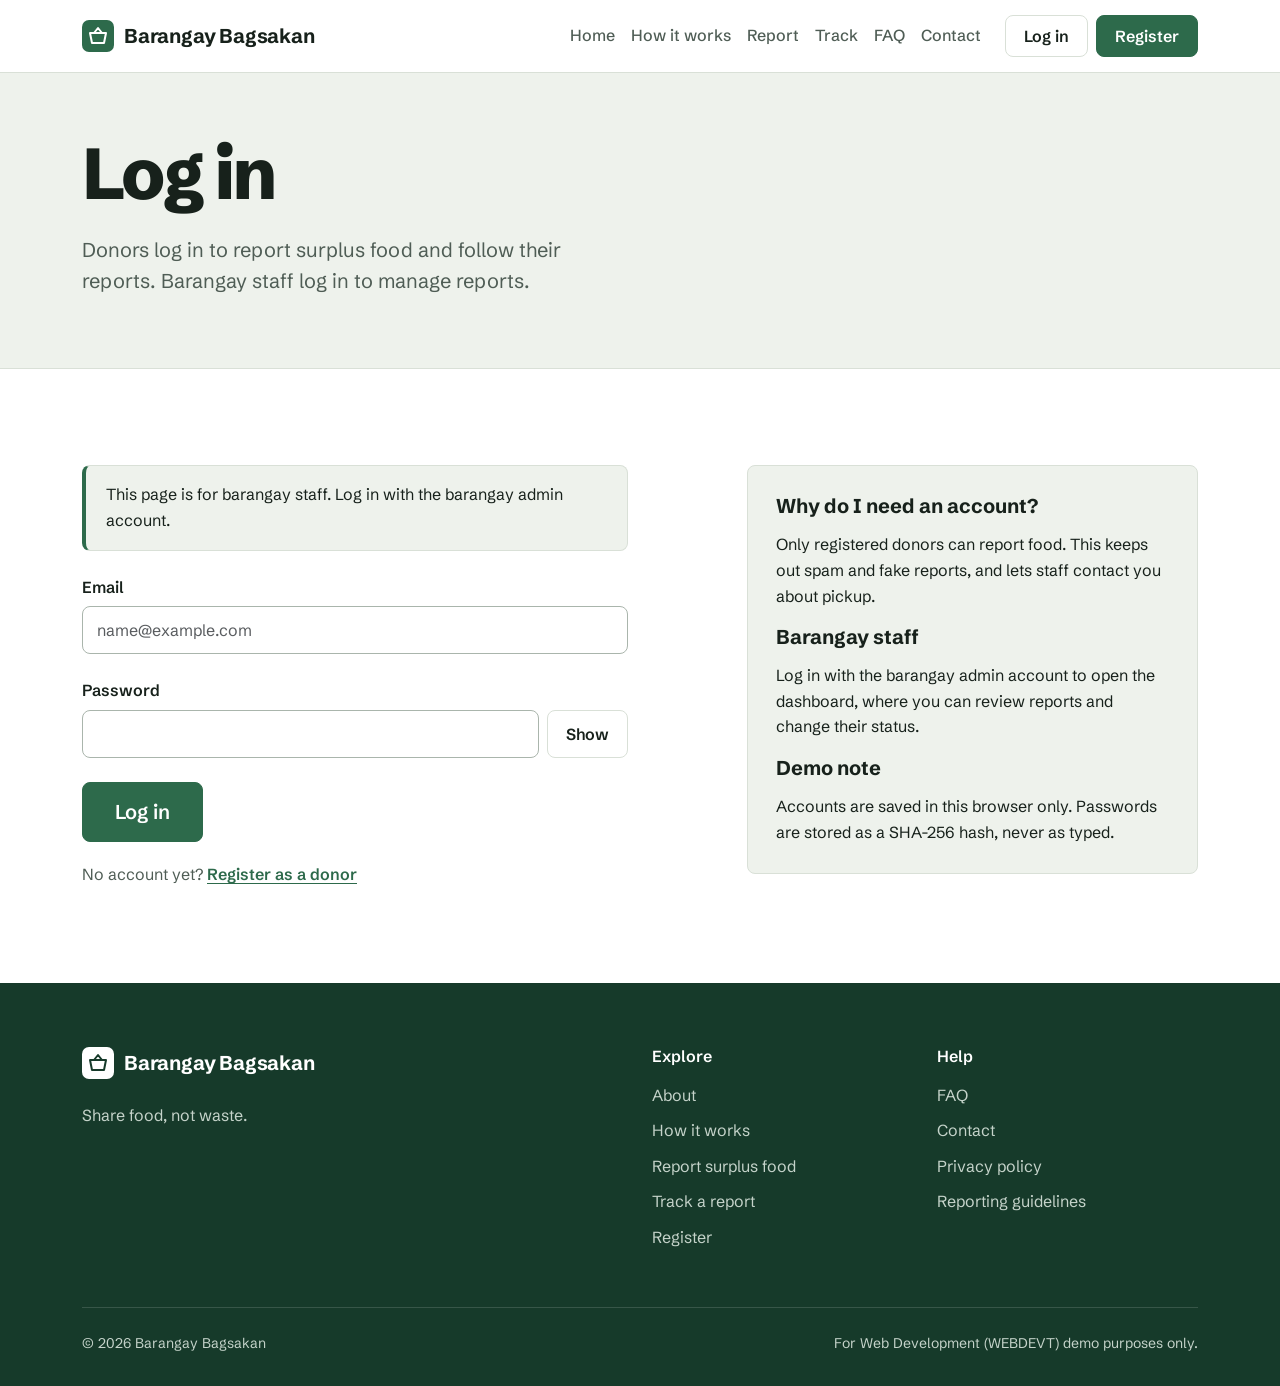
<file: staff.html>
<!doctype html>
<html lang="en">
<head>
    <meta charset="utf-8">
    <meta name="viewport" content="width=device-width, initial-scale=1">
    <meta name="description" content="Staff view for Barangay Bagsakan (demo). Review reports and update their status and remarks.">
    <meta name="theme-color" content="#ffffff">
    <title>Admin dashboard | Barangay Bagsakan</title>

    <!-- Bootstrap 5: grid, navbar (hamburger menu) -->
    <link href="https://cdn.jsdelivr.net/npm/bootstrap@5.3.3/dist/css/bootstrap.min.css" rel="stylesheet" integrity="sha384-QWTKZyjpPEjISv5WaRU9OFeRpok6YctnYmDr5pNlyT2bRjXh0JMhjY6hW+ALEwIH" crossorigin="anonymous">

    <!-- One typeface for the whole site: Schibsted Grotesk -->
    <link rel="preconnect" href="https://fonts.googleapis.com">
    <link rel="preconnect" href="https://fonts.gstatic.com" crossorigin>
    <link href="https://fonts.googleapis.com/css2?family=Schibsted+Grotesk:wght@400;500;600;700;800&display=swap" rel="stylesheet">

    <link rel="stylesheet" href="style.css">
</head>
<body>
    <a class="skip-link" href="#main">Skip to content</a>

    <!-- ========== NAVIGATION (same as every page) ========== -->
    <header class="site-header sticky-top">
      <nav class="navbar navbar-expand-lg" aria-label="Main navigation">
        <div class="container">
          <a class="brand" href="index.html">
            <svg class="brand-mark" viewBox="0 0 32 32" aria-hidden="true">
              <rect width="32" height="32" rx="7" />
              <path d="M8 13h16l-2 10H10z" />
              <path d="M12 13l4-5 4 5" />
            </svg>
            Barangay Bagsakan
          </a>

          <button class="navbar-toggler" type="button" data-bs-toggle="collapse" data-bs-target="#main-menu" aria-controls="main-menu" aria-expanded="false" aria-label="Open menu">
            <span class="hamburger" aria-hidden="true"><span></span><span></span><span></span></span>
          </button>

          <div class="collapse navbar-collapse" id="main-menu">
            <ul class="navbar-nav ms-auto align-items-lg-center">
              <li class="nav-item"><a class="nav-link" href="index.html">Home</a></li>
              <li class="nav-item"><a class="nav-link" href="how-it-works.html">How it works</a></li>
              <li class="nav-item"><a class="nav-link" href="report.html">Report</a></li>
              <li class="nav-item"><a class="nav-link" href="track.html">Track</a></li>
              <li class="nav-item"><a class="nav-link" href="faq.html">FAQ</a></li>
              <li class="nav-item"><a class="nav-link" href="contact.html">Contact</a></li>
              <li class="nav-item nav-actions">
                <a class="btn btn-outline" href="login.html">Log in</a>
                <a class="btn btn-nav-primary" href="register.html">Register</a>
              </li>
            </ul>
          </div>
        </div>
      </nav>
    </header>

    <main id="main">

        <!-- ========== PAGE INTRO ========== -->
        <section class="hero page-intro" aria-labelledby="staff-title">
            <div class="container">
                <h1 class="hero-title" id="staff-title">Admin dashboard</h1>
                <p class="hero-text">Review every report, check the photo, change its status and leave remarks for the donor. Donors see your changes on the Track page and in My reports.</p>
            </div>
        </section>

        <!-- ========== NUMBERS ========== -->
        <section class="section section-compact" aria-labelledby="summary-title">
            <div class="container">
                <h2 class="visually-hidden" id="summary-title">Reports by status</h2>
                <dl class="dash-stats" id="dash-stats"></dl>
            </div>
        </section>

        <!-- ========== REPORTS TABLE ========== -->
        <section class="section section-compact" aria-labelledby="table-title">
            <div class="container">
                <div class="staff-bar">
                    <div>
                        <h2 class="section-title" id="table-title">All reports</h2>
                        <p class="staff-count" id="staff-count" aria-live="polite"></p>
                    </div>
                    <button class="btn btn-outline" type="button" id="reset-demo">Reset demo data</button>
                </div>

                <form class="dash-tools" id="dash-tools" role="search" onsubmit="return false">
                    <div class="field">
                        <label for="dash-search">Search</label>
                        <input class="form-control" type="search" id="dash-search" placeholder="Reference, food, donor or barangay">
                    </div>
                    <div class="field">
                        <label for="dash-filter">Status</label>
                        <select class="form-select" id="dash-filter">
                            <option value="">All statuses</option>
                        </select>
                    </div>
                    <div class="field">
                        <label for="dash-sort">Sort by</label>
                        <select class="form-select" id="dash-sort">
                            <option value="newest">Newest first</option>
                            <option value="oldest">Oldest first</option>
                            <option value="expiry">Best-before, soonest first</option>
                        </select>
                    </div>
                </form>

                <!-- Screen readers hear this when a change is saved. -->
                <p class="staff-saved" id="staff-saved" role="status" aria-live="polite"></p>

                <div class="staff-table-wrap">
                    <table class="staff-table">
                        <caption class="visually-hidden">Food reports with their status and remarks</caption>
                        <thead>
                            <tr>
                                <th scope="col">Reference</th>
                                <th scope="col">Food</th>
                                <th scope="col">Best before</th>
                                <th scope="col">Status</th>
                                <th scope="col">Remarks for the donor</th>
                                <th scope="col"><span class="visually-hidden">Actions</span></th>
                            </tr>
                        </thead>
                        <tbody id="staff-rows"></tbody>
                    </table>
                </div>

                <p class="staff-demo-note">Reset demo data removes every report submitted in this browser and any status changes. Donor accounts are kept. The three sample reports go back to how they started.</p>
            </div>
        </section>

    </main>

    <!-- ========== FOOTER (same as every page) ========== -->
    <footer class="site-footer">
      <div class="container">
        <div class="row gy-4">
          <div class="col-lg-5">
            <a class="brand brand-light" href="index.html">
              <svg class="brand-mark" viewBox="0 0 32 32" aria-hidden="true">
              <rect width="32" height="32" rx="7" />
              <path d="M8 13h16l-2 10H10z" />
              <path d="M12 13l4-5 4 5" />
            </svg>
              Barangay Bagsakan
            </a>
            <p class="footer-tagline">Share food, not waste.</p>
          </div>

          <nav class="col-6 col-lg-3 offset-lg-1" aria-label="Footer: explore">
            <h2 class="footer-heading">Explore</h2>
            <ul class="footer-links">
              <li><a href="about.html">About</a></li>
              <li><a href="how-it-works.html">How it works</a></li>
              <li><a href="report.html">Report surplus food</a></li>
              <li><a href="track.html">Track a report</a></li>
              <li><a href="register.html">Register</a></li>
            </ul>
          </nav>

          <nav class="col-6 col-lg-3" aria-label="Footer: help">
            <h2 class="footer-heading">Help</h2>
            <ul class="footer-links">
              <li><a href="faq.html">FAQ</a></li>
              <li><a href="contact.html">Contact</a></li>
              <li><a href="privacy.html">Privacy policy</a></li>
              <li><a href="how-it-works.html#guidelines">Reporting guidelines</a></li>
            </ul>
          </nav>
        </div>

        <div class="footer-bottom">
          <p>&copy; <span id="year">2026</span> Barangay Bagsakan</p>
          <p>For Web Development (WEBDEVT) demo purposes only.</p>
        </div>
      </div>
    </footer>

    <script src="https://cdn.jsdelivr.net/npm/bootstrap@5.3.3/dist/js/bootstrap.bundle.min.js" integrity="sha384-YvpcrYf0tY3lHB60NNkmXc5s9fDVZLESaAA55NDzOxhy9GkcIdslK1eN7N6jIeHz" crossorigin="anonymous"></script>
    <script src="auth.js"></script>
    <script src="script.js"></script>
    <script src="forms.js"></script>
    <script src="reports.js"></script>
    <script src="staff.js"></script>
</body>
</html>
</file>
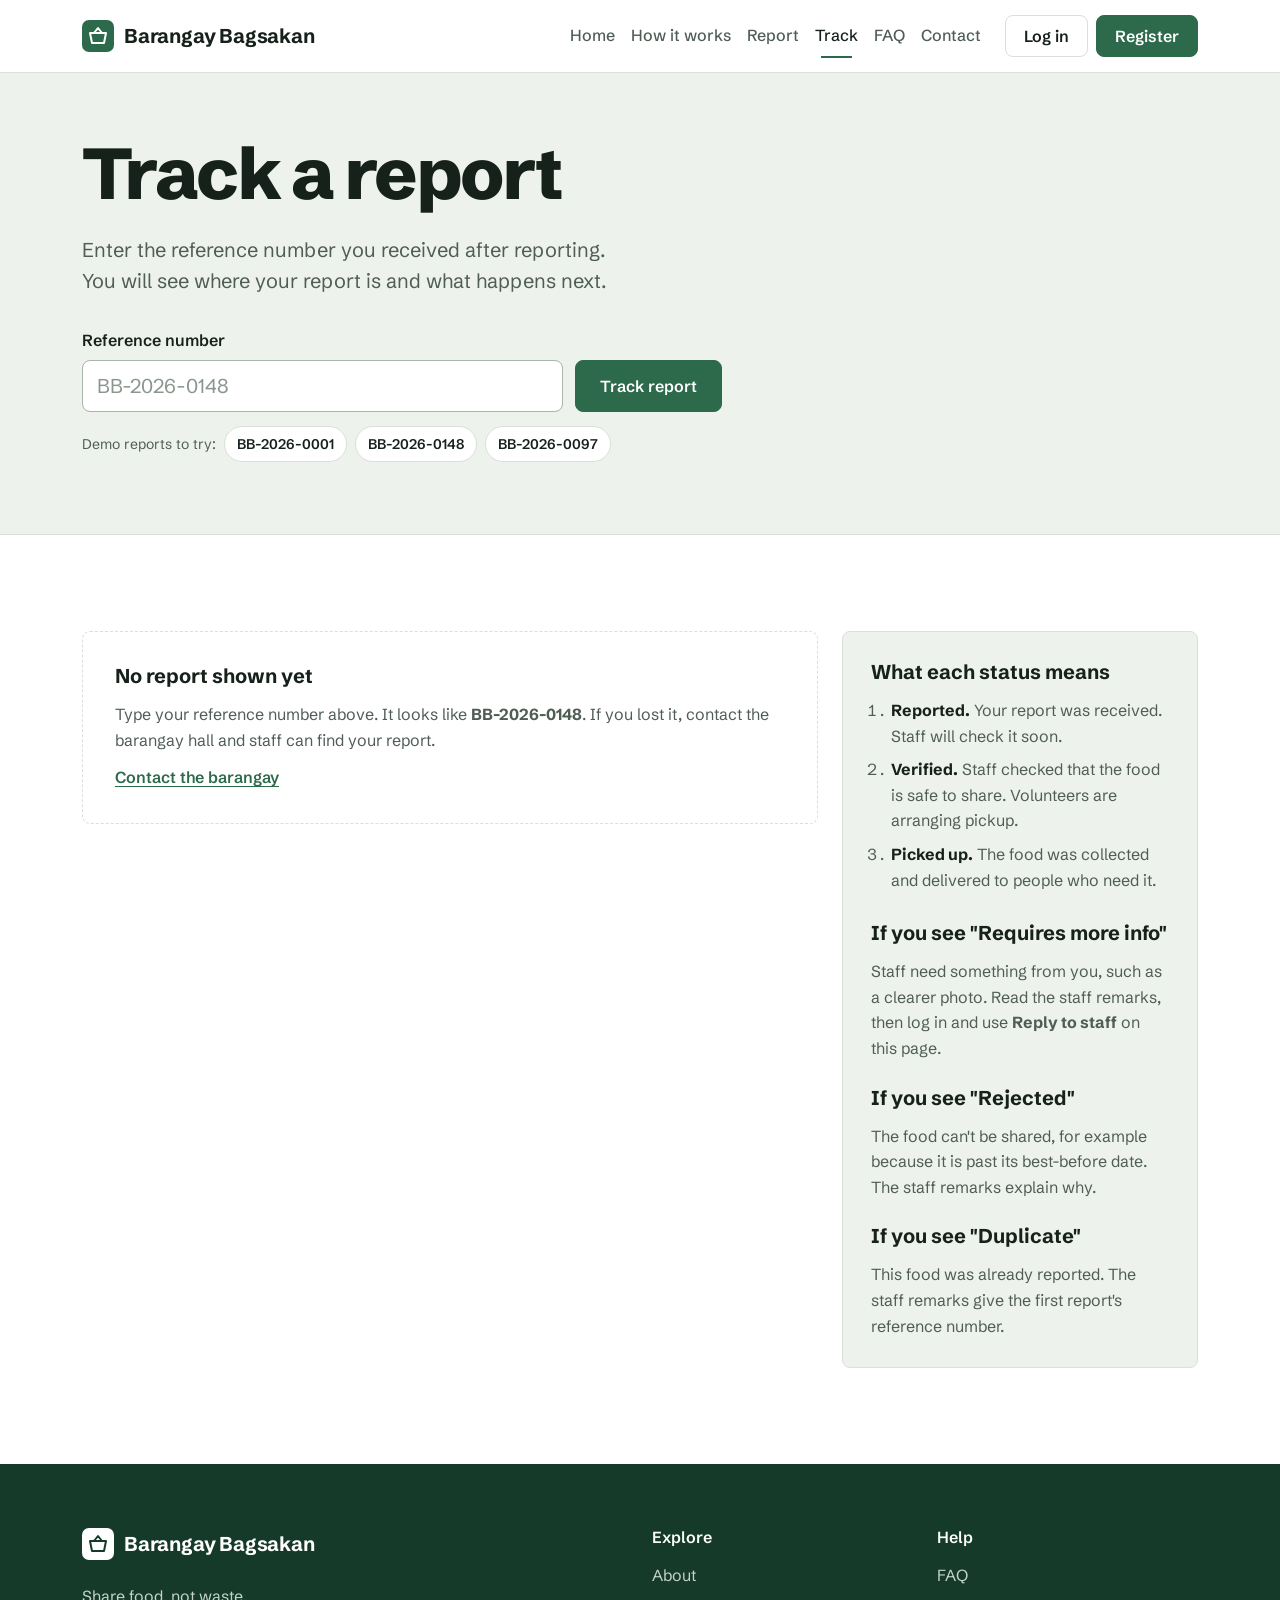
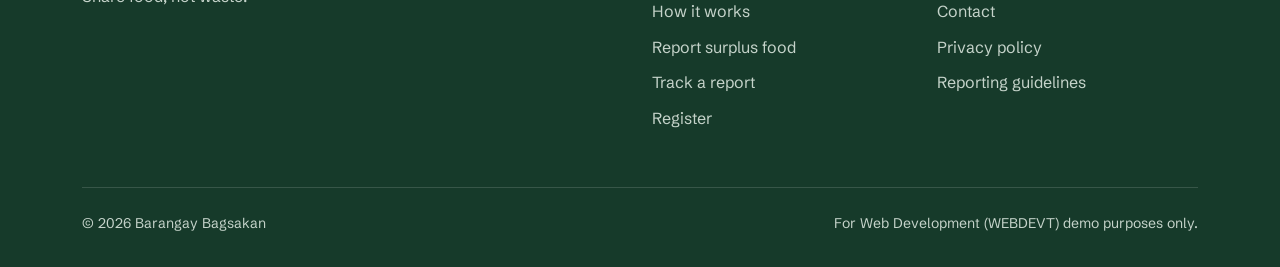
<file: track.html>
<!doctype html>
<html lang="en">
<head>
    <meta charset="utf-8">
    <meta name="viewport" content="width=device-width, initial-scale=1">
    <meta name="description" content="Track your surplus food report with Barangay Bagsakan. Enter your reference number to see its current status and the latest update.">
    <meta name="theme-color" content="#ffffff">
    <title>Track a report | Barangay Bagsakan</title>

    <!-- Bootstrap 5: grid, navbar (hamburger menu) -->
    <link href="https://cdn.jsdelivr.net/npm/bootstrap@5.3.3/dist/css/bootstrap.min.css" rel="stylesheet" integrity="sha384-QWTKZyjpPEjISv5WaRU9OFeRpok6YctnYmDr5pNlyT2bRjXh0JMhjY6hW+ALEwIH" crossorigin="anonymous">

    <!-- One typeface for the whole site: Schibsted Grotesk -->
    <link rel="preconnect" href="https://fonts.googleapis.com">
    <link rel="preconnect" href="https://fonts.gstatic.com" crossorigin>
    <link href="https://fonts.googleapis.com/css2?family=Schibsted+Grotesk:wght@400;500;600;700;800&display=swap" rel="stylesheet">

    <link rel="stylesheet" href="style.css">
    <!-- Track page only: lookup form, timeline, action banner -->
    <link rel="stylesheet" href="track.css">
</head>
<body>
    <a class="skip-link" href="#main">Skip to content</a>

    <!-- ========== NAVIGATION (same as every page) ========== -->
    <header class="site-header sticky-top">
      <nav class="navbar navbar-expand-lg" aria-label="Main navigation">
        <div class="container">
          <a class="brand" href="index.html">
            <svg class="brand-mark" viewBox="0 0 32 32" aria-hidden="true">
              <rect width="32" height="32" rx="7" />
              <path d="M8 13h16l-2 10H10z" />
              <path d="M12 13l4-5 4 5" />
            </svg>
            Barangay Bagsakan
          </a>

          <button class="navbar-toggler" type="button" data-bs-toggle="collapse" data-bs-target="#main-menu" aria-controls="main-menu" aria-expanded="false" aria-label="Open menu">
            <span class="hamburger" aria-hidden="true"><span></span><span></span><span></span></span>
          </button>

          <div class="collapse navbar-collapse" id="main-menu">
            <ul class="navbar-nav ms-auto align-items-lg-center">
              <li class="nav-item"><a class="nav-link" href="index.html">Home</a></li>
              <li class="nav-item"><a class="nav-link" href="how-it-works.html">How it works</a></li>
              <li class="nav-item"><a class="nav-link" href="report.html">Report</a></li>
              <li class="nav-item"><a class="nav-link active" aria-current="page" href="track.html">Track</a></li>
              <li class="nav-item"><a class="nav-link" href="faq.html">FAQ</a></li>
              <li class="nav-item"><a class="nav-link" href="contact.html">Contact</a></li>
              <li class="nav-item nav-actions">
                <a class="btn btn-outline" href="login.html">Log in</a>
                <a class="btn btn-nav-primary" href="register.html">Register</a>
              </li>
            </ul>
          </div>
        </div>
      </nav>
    </header>

    <main id="main">

        <!-- ========== PAGE INTRO + LOOKUP ========== -->
        <section class="hero page-intro" aria-labelledby="track-title">
            <div class="container">
                <h1 class="hero-title" id="track-title">Track a report</h1>
                <p class="hero-text">Enter the reference number you received after reporting. You will see where your report is and what happens next.</p>

                <form class="lookup-form" id="lookup-form" novalidate>
                    <div class="lookup-field">
                        <label for="ref">Reference number</label>
                        <div class="lookup-row">
                            <input class="form-control" type="text" id="ref" name="ref" placeholder="BB-2026-0148" autocomplete="off" autocapitalize="characters" spellcheck="false" aria-describedby="ref-hint" required>
                            <button class="btn btn-primary-solid" type="submit">Track report</button>
                        </div>
                        <p class="field-error" id="ref-error" role="alert" hidden></p>
                        <p class="lookup-hint" id="ref-hint">
                            Demo reports to try:
                            <button class="sample-ref" type="button" data-ref="BB-2026-0001">BB-2026-0001</button>
                            <button class="sample-ref" type="button" data-ref="BB-2026-0148">BB-2026-0148</button>
                            <button class="sample-ref" type="button" data-ref="BB-2026-0097">BB-2026-0097</button>
                        </p>
                    </div>
                </form>
            </div>
        </section>

        <!-- ========== REPORT RESULT ========== -->
        <section class="section" aria-label="Report status">
            <div class="container">
                <div class="row gy-5">

                    <div class="col-lg-8">

                        <!-- Shown before any lookup -->
                        <div class="track-empty" id="track-empty">
                            <h2 class="side-title">No report shown yet</h2>
                            <p>Type your reference number above. It looks like <strong>BB-2026-0148</strong>. If you lost it, contact the barangay hall and staff can find your report.</p>
                            <a class="text-link" href="contact.html">Contact the barangay</a>
                        </div>

                        <!-- Shown after a successful lookup. Filled in by track.js -->
                        <article class="track-result" id="track-result" aria-labelledby="result-title" hidden>

                            <!-- "Action needed" sits above everything else when staff ask for a fix -->
                            <div class="action-banner" id="action-banner" role="status" hidden>
                                <svg class="action-icon" viewBox="0 0 24 24" aria-hidden="true">
                                    <path d="M12 3 2.5 20h19z" />
                                    <path d="M12 10v4.5" />
                                    <path d="M12 17.5v.01" />
                                </svg>
                                <div class="action-text">
                                    <h2 class="action-title">Action needed</h2>
                                    <p id="action-message"></p>
                                </div>
                                <a class="btn btn-primary-solid" id="action-button" href="report.html">Update report</a>
                            </div>

                            <div class="result-head">
                                <div>
                                    <h2 class="result-title" id="result-title" tabindex="-1"></h2>
                                    <p class="result-meta" id="result-meta"></p>
                                </div>
                                <span class="status" id="result-status"></span>
                            </div>

                            <ol class="timeline" id="timeline" aria-label="Report progress"></ol>

                            <dl class="track-details">
                                <div class="detail-card">
                                    <dt>Pickup</dt>
                                    <dd id="detail-pickup"></dd>
                                </div>
                                <div class="detail-card">
                                    <dt>Staff remarks</dt>
                                    <dd id="detail-remarks"></dd>
                                </div>
                                <div class="detail-card">
                                    <dt>Best before</dt>
                                    <dd id="detail-best-before"></dd>
                                </div>
                                <div class="detail-card">
                                    <dt>Last update</dt>
                                    <dd id="detail-updated"></dd>
                                </div>
                            </dl>

                            <!-- Only the donor who sent this report (and the admin) see this part. Filled in by track.js -->
                            <section class="owner-details" id="owner-details" aria-labelledby="owner-title" hidden>
                                <h3 class="dash-heading" id="owner-title">Full details (only you and barangay staff see this)</h3>
                                <div class="dash-details" id="owner-body"></div>
                            </section>

                            <!-- The donor answers "Requires more info" here -->
                            <form class="report-form reply-form" id="reply-form" novalidate hidden>
                                <h3 class="dash-heading">Reply to staff</h3>
                                <div class="field">
                                    <label for="reply-text">Your answer</label>
                                    <textarea class="form-control" id="reply-text" rows="3" maxlength="500" placeholder="e.g. The tomatoes are packed in a closed crate. I can send another photo at pickup." data-hint="reply-hint"></textarea>
                                    <p class="form-hint field-hint" id="reply-hint">10 to 500 characters. Your report goes back to Reported so staff can check it again.</p>
                                    <p class="field-error" id="reply-text-error" hidden></p>
                                </div>
                                <button class="btn btn-primary-solid" type="submit">Send to staff</button>
                            </form>

                            <p class="track-privacy" id="track-privacy">Donor names and contact details are never shown to the public on this page.</p>
                        </article>
                    </div>

                    <!-- Side guide: what each status means -->
                    <aside class="col-lg-4" aria-label="Status guide">
                        <div class="side-card">
                            <h2 class="side-title">What each status means</h2>
                            <ol class="side-steps">
                                <li><strong>Reported.</strong> Your report was received. Staff will check it soon.</li>
                                <li><strong>Verified.</strong> Staff checked that the food is safe to share. Volunteers are arranging pickup.</li>
                                <li><strong>Picked up.</strong> The food was collected and delivered to people who need it.</li>
                            </ol>
                            <h2 class="side-title">If you see "Requires more info"</h2>
                            <p class="side-note">Staff need something from you, such as a clearer photo. Read the staff remarks, then log in and use <strong>Reply to staff</strong> on this page.</p>
                            <h2 class="side-title">If you see "Rejected"</h2>
                            <p class="side-note">The food can't be shared, for example because it is past its best-before date. The staff remarks explain why.</p>
                            <h2 class="side-title">If you see "Duplicate"</h2>
                            <p class="side-note">This food was already reported. The staff remarks give the first report's reference number.</p>
                        </div>
                    </aside>

                </div>
            </div>
        </section>

    </main>

    <!-- ========== FOOTER (same as every page) ========== -->
    <footer class="site-footer">
      <div class="container">
        <div class="row gy-4">
          <div class="col-lg-5">
            <a class="brand brand-light" href="index.html">
              <svg class="brand-mark" viewBox="0 0 32 32" aria-hidden="true">
              <rect width="32" height="32" rx="7" />
              <path d="M8 13h16l-2 10H10z" />
              <path d="M12 13l4-5 4 5" />
            </svg>
              Barangay Bagsakan
            </a>
            <p class="footer-tagline">Share food, not waste.</p>
          </div>

          <nav class="col-6 col-lg-3 offset-lg-1" aria-label="Footer: explore">
            <h2 class="footer-heading">Explore</h2>
            <ul class="footer-links">
              <li><a href="about.html">About</a></li>
              <li><a href="how-it-works.html">How it works</a></li>
              <li><a href="report.html">Report surplus food</a></li>
              <li><a href="track.html">Track a report</a></li>
              <li><a href="register.html">Register</a></li>
            </ul>
          </nav>

          <nav class="col-6 col-lg-3" aria-label="Footer: help">
            <h2 class="footer-heading">Help</h2>
            <ul class="footer-links">
              <li><a href="faq.html">FAQ</a></li>
              <li><a href="contact.html">Contact</a></li>
              <li><a href="privacy.html">Privacy policy</a></li>
              <li><a href="how-it-works.html#guidelines">Reporting guidelines</a></li>
            </ul>
          </nav>
        </div>

        <div class="footer-bottom">
          <p>&copy; <span id="year">2026</span> Barangay Bagsakan</p>
          <p>For Web Development (WEBDEVT) demo purposes only.</p>
        </div>
      </div>
    </footer>

    <script src="https://cdn.jsdelivr.net/npm/bootstrap@5.3.3/dist/js/bootstrap.bundle.min.js" integrity="sha384-YvpcrYf0tY3lHB60NNkmXc5s9fDVZLESaAA55NDzOxhy9GkcIdslK1eN7N6jIeHz" crossorigin="anonymous"></script>
    <script src="auth.js"></script>
    <script src="script.js"></script>
    <script src="forms.js"></script>
    <script src="reports.js"></script>
    <script src="track.js"></script>
</body>
</html>
</file>
<file: style.css>
/* =========================================================
   Barangay Bagsakan: shared styles
   Every page links this file so the header, buttons and
   footer look the same everywhere.
   ========================================================= */

:root {
  /* Color */
  --white: #ffffff;
  --sage: #eef2ec;        /* tinted sections */
  --line: #d9e0d7;        /* dividers and borders */
  --ink: #17211b;         /* main text */
  --ink-soft: #4f5d55;    /* secondary text */
  --leaf: #2d6a4b;        /* buttons, links, done states */
  --leaf-dark: #22533a;
  --forest: #163a2a;      /* footer */
  --calamansi: #f2d16b;   /* "Reported" status only */

  /* Type scale (16px base, about 1.25 ratio) */
  --font: "Schibsted Grotesk", "Segoe UI", system-ui, sans-serif;
  --text-sm: 0.875rem;    /* 14px */
  --text-base: 1rem;      /* 16px */
  --text-md: 1.25rem;     /* 20px */
  --text-lg: 1.5625rem;   /* 25px */
  --text-xl: 1.9375rem;   /* 31px */
  --text-2xl: 2.4375rem;  /* 39px */

  /* Spacing and shape */
  --section-space: 6rem;
  --radius: 8px;
  --header-height: 72px;
}

/* ---------- Base ---------- */
html {
  scroll-behavior: smooth;
  scroll-padding-top: var(--header-height); /* anchors don't hide under the sticky header */
}

body {
  font-family: var(--font);
  font-size: var(--text-base);
  line-height: 1.6;
  color: var(--ink);
  background-color: var(--white);
  -webkit-font-smoothing: antialiased;
}

h1, h2, h3 {
  font-family: var(--font);
  color: var(--ink);
  margin: 0;
}

p {
  margin: 0;
}

a {
  color: var(--leaf);
  text-underline-offset: 0.2em;
}

a:hover {
  color: var(--leaf-dark);
}

:focus-visible {
  outline: 3px solid var(--leaf);
  outline-offset: 3px;
  border-radius: 4px;
}

.skip-link {
  position: absolute;
  left: 1rem;
  top: -3rem;
  z-index: 2000;
  padding: 0.5rem 1rem;
  background-color: var(--ink);
  color: var(--white);
  border-radius: var(--radius);
}

.skip-link:focus {
  top: 1rem;
  color: var(--white);
}

/* ---------- Buttons ---------- */
.btn-primary-solid,
.btn-outline {
  display: inline-flex;
  align-items: center;
  justify-content: center;
  min-height: 48px;
  padding: 0.75rem 1.5rem;
  border-radius: var(--radius);
  font-weight: 600;
  font-size: var(--text-base);
  text-decoration: none;
  transition: background-color 0.15s ease, color 0.15s ease, border-color 0.15s ease;
}

.btn-primary-solid {
  background-color: var(--leaf);
  border: 1px solid var(--leaf);
  color: var(--white);
}

.btn-primary-solid:hover,
.btn-primary-solid:focus-visible {
  background-color: var(--leaf-dark);
  border-color: var(--leaf-dark);
  color: var(--white);
}

.btn-outline {
  min-height: 40px;
  padding: 0.5rem 1.125rem;
  background-color: transparent;
  border: 1px solid var(--line);
  color: var(--ink);
}

.btn-outline:hover,
.btn-outline:focus-visible {
  border-color: var(--ink);
  color: var(--ink);
}

/* Small solid button for the navbar (Register) */
.btn-nav-primary {
  display: inline-flex;
  align-items: center;
  justify-content: center;
  min-height: 40px;
  padding: 0.5rem 1.125rem;
  border-radius: var(--radius);
  border: 1px solid var(--leaf);
  background-color: var(--leaf);
  color: var(--white);
  font-weight: 600;
  text-decoration: none;
  transition: background-color 0.15s ease, border-color 0.15s ease;
}

.btn-nav-primary:hover,
.btn-nav-primary:focus-visible {
  background-color: var(--leaf-dark);
  border-color: var(--leaf-dark);
  color: var(--white);
}

.nav-actions {
  display: flex;
  gap: 0.5rem;
}

/* ---------- Status tags (used in the slip and listings) ---------- */
.status {
  display: inline-block;
  padding: 0.25rem 0.625rem;
  border-radius: 4px;
  font-size: var(--text-sm);
  font-weight: 600;
  line-height: 1.4;
  white-space: nowrap;
}

.status-reported { background-color: var(--calamansi); color: #4d3c00; }
.status-verified { background-color: #d6e8dc; color: #1c4a33; }
.status-picked   { background-color: var(--leaf); color: var(--white); }
.status-info     { background-color: #f5a524; color: #2b1d00; }   /* Requires more info */
.status-rejected { background-color: #f4d6d1; color: #7a2418; }   /* Rejected */

/* =========================================================
   1. HEADER / NAVIGATION
   ========================================================= */
.site-header {
  background-color: var(--white);
  border-bottom: 1px solid var(--line);
}

.site-header .navbar {
  min-height: var(--header-height);
  padding: 0;
}

.brand {
  display: inline-flex;
  align-items: center;
  gap: 0.625rem;
  font-size: var(--text-md);
  font-weight: 700;
  letter-spacing: -0.01em;
  color: var(--ink);
  text-decoration: none;
}

.brand:hover {
  color: var(--ink);
}

.brand-mark {
  width: 32px;
  height: 32px;
  flex-shrink: 0;
}

.brand-mark rect {
  fill: var(--leaf);
}

.brand-mark path {
  fill: none;
  stroke: var(--white);
  stroke-width: 2;
  stroke-linejoin: round;
  stroke-linecap: round;
}

.navbar .nav-link {
  position: relative;
  padding: 0.5rem 0.875rem;
  font-weight: 500;
  color: var(--ink-soft);
}

.navbar .nav-link:hover,
.navbar .nav-link.active {
  color: var(--ink);
}

/* Current page: a short line under the link (desktop) */
@media (min-width: 992px) {
  .navbar .nav-link.active::after {
    content: "";
    position: absolute;
    left: 0.875rem;
    right: 0.875rem;
    bottom: -1px;
    height: 2px;
    background-color: var(--leaf);
  }

  .site-header .navbar-nav {
    align-self: stretch;
  }

  .site-header .nav-item {
    display: flex;
    align-items: center;
  }

  .site-header .nav-link {
    height: 100%;
    display: flex;
    align-items: center;
  }

  .nav-actions {
    margin-left: 1rem;
  }
}

/* Hamburger: three bars that become an X when the menu is open */
.navbar-toggler {
  width: 44px;
  height: 44px;
  padding: 0;
  border: 1px solid var(--line);
  border-radius: var(--radius);
}

.navbar-toggler:focus {
  box-shadow: none;
}

.hamburger {
  display: flex;
  flex-direction: column;
  gap: 5px;
  width: 20px;
  margin: 0 auto;
}

.hamburger span {
  display: block;
  height: 2px;
  background-color: var(--ink);
  border-radius: 1px;
  transition: transform 0.2s ease, opacity 0.2s ease;
}

.navbar-toggler[aria-expanded="true"] .hamburger span:nth-child(1) { transform: translateY(7px) rotate(45deg); }
.navbar-toggler[aria-expanded="true"] .hamburger span:nth-child(2) { opacity: 0; }
.navbar-toggler[aria-expanded="true"] .hamburger span:nth-child(3) { transform: translateY(-7px) rotate(-45deg); }

/* Mobile menu */
@media (max-width: 991.98px) {
  .navbar-collapse {
    padding: 0.5rem 0 1.25rem;
  }

  .navbar .nav-link {
    padding: 0.75rem 0;
    min-height: 44px;
    border-bottom: 1px solid var(--line);
  }

  .navbar .nav-link.active {
    color: var(--leaf);
  }

  /* Log in and Register share one row, each half the width */
  .nav-actions {
    margin-top: 1rem;
  }

  .nav-actions .btn-outline,
  .nav-actions .btn-nav-primary {
    flex: 1;
    min-height: 48px;
  }
}

/* =========================================================
   2. HERO
   ========================================================= */
.hero {
  padding: 5.5rem 0 6rem;
  background-color: var(--sage);
  border-bottom: 1px solid var(--line);
}

.hero-title {
  font-size: clamp(2.75rem, 1.6rem + 4.2vw, 4.5rem);
  font-weight: 800;
  line-height: 1.02;
  letter-spacing: -0.035em;
  max-width: 10ch;
  margin-bottom: 1.5rem;
}

.hero-text {
  font-size: var(--text-md);
  line-height: 1.55;
  color: var(--ink-soft);
  max-width: 34rem;
  margin-bottom: 2.25rem;
}

.hero-text strong {
  font-weight: 600;
  color: var(--ink);
}

.hero-actions {
  display: flex;
  flex-wrap: wrap;
  align-items: center;
  gap: 1rem 1.75rem;
}

.hero-actions .btn-primary-solid {
  min-height: 56px;
  padding: 0.875rem 2rem;
  font-size: var(--text-md);
}

.hero-track {
  color: var(--ink-soft);
}

.hero-track a {
  font-weight: 600;
}

/* ---------- Report slip ---------- */
.slip {
  margin: 0;
  background-color: var(--white);
  border: 1px solid var(--line);
  border-radius: 12px;
  box-shadow: 0 1px 2px rgba(23, 33, 27, 0.06), 0 12px 32px -12px rgba(23, 33, 27, 0.18);
}

.slip-head {
  display: flex;
  justify-content: space-between;
  align-items: flex-start;
  gap: 1rem;
  padding: 1.5rem 1.75rem 1.25rem;
  border-bottom: 1px solid var(--line);
}

.slip-label {
  display: block;
  font-size: var(--text-sm);
  color: var(--ink-soft);
}

.slip-ref {
  display: block;
  font-size: var(--text-lg);
  font-weight: 700;
  letter-spacing: 0.01em;
  font-variant-numeric: tabular-nums;
}

.slip-details {
  display: grid;
  grid-template-columns: 1fr 1fr;
  gap: 1.25rem 1.5rem;
  margin: 0;
  padding: 1.5rem 1.75rem;
}

.slip-details dt {
  font-size: var(--text-sm);
  font-weight: 400;
  color: var(--ink-soft);
}

.slip-details dd {
  margin: 0;
  font-weight: 600;
}

/* Tear line with two notches, like a claim stub */
.slip-progress {
  position: relative;
  display: grid;
  grid-template-columns: repeat(3, 1fr);
  margin: 0;
  padding: 1.75rem 1.75rem 1.5rem;
  list-style: none;
  border-top: 1px dashed var(--line);
}

.slip-progress::before,
.slip-progress::after {
  content: "";
  position: absolute;
  top: -10px;
  width: 20px;
  height: 20px;
  border-radius: 50%;
  background-color: var(--sage);
  border: 1px solid var(--line);
}

.slip-progress::before { left: -11px; clip-path: inset(0 0 0 50%); }
.slip-progress::after  { right: -11px; clip-path: inset(0 50% 0 0); }

.slip-progress li {
  position: relative;
  padding-top: 1.5rem;
}

/* Dot for each step */
.slip-progress li::before {
  content: "";
  position: absolute;
  top: 0;
  left: 0;
  z-index: 1;
  width: 12px;
  height: 12px;
  border-radius: 50%;
  background-color: var(--white);
  border: 2px solid var(--line);
}

/* Line connecting the dots */
.slip-progress li:not(:last-child)::after {
  content: "";
  position: absolute;
  top: 5px;
  left: 12px;
  right: 0;
  height: 2px;
  background-color: var(--line);
}

.slip-progress .is-done::before,
.slip-progress .is-done::after {
  background-color: var(--leaf);
  border-color: var(--leaf);
}

.slip-progress .is-current::before {
  border-color: var(--leaf);
  box-shadow: 0 0 0 4px #d6e8dc;
}

.step-name {
  display: block;
  font-size: var(--text-sm);
  font-weight: 600;
}

.step-time {
  display: block;
  font-size: var(--text-sm);
  color: var(--ink-soft);
}

.slip-progress li:not(.is-done):not(.is-current) .step-name {
  color: var(--ink-soft);
}

/* =========================================================
   SHARED SECTION STYLES
   ========================================================= */
.section {
  padding: var(--section-space) 0;
}

.section-tinted {
  background-color: var(--sage);
}

.section-title {
  font-size: clamp(var(--text-xl), 1.4rem + 1.4vw, var(--text-2xl));
  font-weight: 700;
  line-height: 1.15;
  letter-spacing: -0.02em;
  margin-bottom: 1rem;
}

.section-lead {
  color: var(--ink-soft);
  max-width: 22rem;
  margin-bottom: 1.25rem;
}

.section-head {
  display: flex;
  flex-wrap: wrap;
  justify-content: space-between;
  align-items: baseline;
  gap: 0.5rem 2rem;
  margin-bottom: 2rem;
}

.section-head .section-title {
  margin-bottom: 0;
}

.text-link {
  font-weight: 600;
}

/* =========================================================
   4. HOW IT WORKS
   ========================================================= */
.steps {
  display: grid;
  grid-template-columns: repeat(3, 1fr);
  gap: 2rem;
  margin: 0;
  padding: 0;
  list-style: none;
}

.step {
  padding-top: 1.25rem;
  border-top: 2px solid var(--ink);
}

.step-number {
  display: block;
  font-size: var(--text-sm);
  font-weight: 600;
  color: var(--leaf);
  margin-bottom: 0.5rem;
}

.step-title {
  font-size: var(--text-md);
  font-weight: 700;
  margin-bottom: 0.5rem;
}

.step p {
  color: var(--ink-soft);
}

/* =========================================================
   5. STATISTICS
   ========================================================= */
.stats {
  background-color: var(--sage);
  border-top: 1px solid var(--line);
  border-bottom: 1px solid var(--line);
}

.stats-list {
  display: grid;
  grid-template-columns: repeat(3, 1fr);
  margin: 0;
}

.stat {
  display: flex;
  flex-direction: column-reverse; /* number shows above its label */
  padding: 2.5rem 0 2.5rem 2rem;
  border-left: 1px solid var(--line);
}

.stat:first-child {
  padding-left: 0;
  border-left: none;
}

.stat dt {
  font-weight: 400;
  color: var(--ink-soft);
}

.stat dd {
  margin: 0;
  font-size: var(--text-2xl);
  font-weight: 700;
  line-height: 1.2;
  letter-spacing: -0.02em;
  font-variant-numeric: tabular-nums;
}

/* =========================================================
   6. RECENT REPORTS (listing board)
   ========================================================= */
.listings {
  margin: 0;
  padding: 0;
  list-style: none;
  border-top: 1px solid var(--ink);
}

.listing {
  display: grid;
  grid-template-columns: 2fr 2fr 1fr 8rem;
  align-items: center;
  gap: 1rem;
  padding: 1.25rem 0;
  border-bottom: 1px solid var(--line);
}

.listing-name {
  font-size: var(--text-md);
  font-weight: 600;
}

.listing-category,
.listing-qty {
  color: var(--ink-soft);
}

.listing-qty {
  font-variant-numeric: tabular-nums;
}

.listing .status {
  justify-self: end;
}

.listings-note {
  margin-top: 1rem;
  font-size: var(--text-sm);
  color: var(--ink-soft);
}

/* =========================================================
   7. FAQ (Bootstrap accordion, flush style)
   ========================================================= */
.faq {
  --bs-accordion-bg: transparent;
  --bs-accordion-border-color: var(--line);
  --bs-accordion-btn-padding-x: 0;
  --bs-accordion-btn-padding-y: 1.25rem;
  --bs-accordion-body-padding-x: 0;
  --bs-accordion-body-padding-y: 0;
  --bs-accordion-btn-color: var(--ink);
  --bs-accordion-active-color: var(--ink);
  --bs-accordion-active-bg: transparent;
  --bs-accordion-btn-focus-box-shadow: none;
  /* Plus / minus icons instead of the default chevron */
  --bs-accordion-btn-icon: url("data:image/svg+xml,%3csvg xmlns='http://www.w3.org/2000/svg' viewBox='0 0 16 16'%3e%3cpath d='M8 2v12M2 8h12' stroke='%2317211b' stroke-width='1.6' stroke-linecap='round'/%3e%3c/svg%3e");
  --bs-accordion-btn-active-icon: url("data:image/svg+xml,%3csvg xmlns='http://www.w3.org/2000/svg' viewBox='0 0 16 16'%3e%3cpath d='M2 8h12' stroke='%232d6a4b' stroke-width='1.6' stroke-linecap='round'/%3e%3c/svg%3e");
  --bs-accordion-btn-icon-transform: none;
  --bs-accordion-btn-icon-width: 1rem;
  border-top: 1px solid var(--ink);
}

.faq .accordion-item {
  background-color: transparent;
}

.faq .accordion-button {
  font-size: var(--text-md);
  font-weight: 600;
  background-color: transparent;
}

.faq .accordion-button:focus-visible {
  outline: 3px solid var(--leaf);
  outline-offset: -3px;
}

.faq .accordion-body {
  max-width: 40rem;
  padding-bottom: 1.5rem;
  color: var(--ink-soft);
}

/* =========================================================
   8. CONTACT
   ========================================================= */
.contact-list {
  display: grid;
  grid-template-columns: repeat(3, 1fr);
  gap: 2rem;
  margin: 1rem 0 0;
}

.contact-item {
  padding-top: 1.25rem;
  border-top: 1px solid var(--line);
}

.contact-item dt {
  font-weight: 600;
  margin-bottom: 0.375rem;
}

.contact-item dd {
  margin: 0;
  color: var(--ink-soft);
}

/* =========================================================
   9. FOOTER (same on every page)
   ========================================================= */
.site-footer {
  padding: 4rem 0 2rem;
  background-color: var(--forest);
  color: #c5d3ca;
}

.brand-light,
.brand-light:hover {
  color: var(--white);
}

.brand-light .brand-mark rect {
  fill: var(--white);
}

.brand-light .brand-mark path {
  stroke: var(--forest);
}

.footer-tagline {
  margin-top: 1rem;
  max-width: 20rem;
}

.footer-heading {
  font-size: var(--text-base);
  font-weight: 600;
  color: var(--white);
  margin-bottom: 1rem;
}

.footer-links {
  margin: 0;
  padding: 0;
  list-style: none;
}

.footer-links li + li {
  margin-top: 0.625rem;
}

.footer-links a {
  color: #c5d3ca;
  text-decoration: none;
}

.footer-links a:hover {
  color: var(--white);
  text-decoration: underline;
}

.site-footer :focus-visible {
  outline-color: var(--calamansi);
}

.footer-bottom {
  display: flex;
  flex-wrap: wrap;
  justify-content: space-between;
  gap: 0.5rem 2rem;
  margin-top: 3.5rem;
  padding-top: 1.5rem;
  border-top: 1px solid rgba(255, 255, 255, 0.14);
  font-size: var(--text-sm);
}

/* =========================================================
   RESPONSIVE
   ========================================================= */

/* Tablet */
@media (max-width: 991.98px) {
  :root {
    --section-space: 4.5rem;
  }

  .hero {
    padding: 3.5rem 0 4rem;
  }

  .section-lead {
    max-width: 34rem;
  }

  .slip {
    max-width: 34rem;
  }
}

/* Small tablet and phones */
@media (max-width: 767.98px) {
  .steps,
  .contact-list {
    grid-template-columns: 1fr;
    gap: 1.75rem;
  }

  .stats-list {
    grid-template-columns: 1fr;
  }

  .stat,
  .stat:first-child {
    padding: 1.25rem 0;
    border-left: none;
    border-top: 1px solid var(--line);
    flex-direction: row-reverse;
    justify-content: space-between;
    align-items: baseline;
    gap: 1rem;
  }

  .stat:first-child {
    border-top: none;
  }

  .stat dd {
    font-size: var(--text-xl);
  }

  /* Listing rows: name + status on top, details underneath */
  .listing {
    grid-template-columns: 1fr auto;
    grid-template-areas:
      "name status"
      "category qty";
    gap: 0.25rem 1rem;
  }

  .listing-name     { grid-area: name; }
  .listing .status  { grid-area: status; }
  .listing-category { grid-area: category; }
  .listing-qty      { grid-area: qty; text-align: right; }
}

/* Phones */
@media (max-width: 575.98px) {
  :root {
    --section-space: 3.5rem;
  }

  .hero-actions {
    flex-direction: column;
    align-items: stretch;
  }

  .hero-actions .btn-primary-solid {
    width: 100%;
  }

  .hero-track {
    text-align: center;
  }

  .slip-head,
  .slip-details {
    padding-left: 1.25rem;
    padding-right: 1.25rem;
  }

  .slip-progress {
    padding: 1.5rem 1.25rem 1.25rem;
  }

  .faq .accordion-button {
    font-size: var(--text-base);
  }

  .footer-bottom {
    flex-direction: column;
  }
}

/* Respect users who turn off motion */
@media (prefers-reduced-motion: reduce) {
  html { scroll-behavior: auto; }
  *, *::before, *::after { transition: none !important; }
}

/* =========================================================
   REPORT PAGE (report.html)
   ========================================================= */
.page-intro {
  padding: 4rem 0 4.5rem;
}

.page-intro .hero-title {
  max-width: 14ch;
}

.page-intro .hero-text {
  margin-bottom: 0;
}

.report-form .form-group {
  border: 0;
  border-top: 1px solid var(--line);
  padding: 2rem 0 0.5rem;
  margin: 0 0 1.5rem;
}

.report-form .form-group:first-child {
  border-top: 0;
  padding-top: 0;
}

.report-form legend {
  float: none;
  width: auto;
  padding: 0;
  margin-bottom: 1.25rem;
  font-size: var(--text-md);
  font-weight: 700;
  letter-spacing: -0.01em;
}

.form-hint {
  margin: -0.5rem 0 1.25rem;
  color: var(--ink-soft);
}

.field {
  margin-bottom: 1.5rem;
}

.field-row {
  display: grid;
  grid-template-columns: 1fr 1fr;
  gap: 0 1.5rem;
}

.field label {
  display: block;
  margin-bottom: 0.375rem;
  font-weight: 600;
}

.optional {
  font-weight: 400;
  color: var(--ink-soft);
}

.report-form .form-control,
.report-form .form-select {
  min-height: 48px;
  padding: 0.625rem 0.875rem;
  border: 1px solid #aab5ac;
  border-radius: var(--radius);
  background-color: var(--white);
  color: var(--ink);
  font-family: var(--font);
  font-size: var(--text-base);
  box-shadow: none;
}

.report-form textarea.form-control {
  min-height: 6rem;
}

.report-form .form-control:focus,
.report-form .form-select:focus {
  border-color: var(--leaf);
  outline: 3px solid var(--leaf);
  outline-offset: 2px;
  box-shadow: none;
}

.report-form [aria-invalid="true"] {
  border-color: #a63a2b;
}

.field-error {
  margin: 0.375rem 0 0;
  font-size: var(--text-sm);
  font-weight: 600;
  color: #a63a2b;
}

.field-check {
  display: grid;
  grid-template-columns: auto 1fr;
  gap: 0 0.75rem;
  align-items: start;
}

.field-check .form-check-input {
  width: 1.375rem;
  height: 1.375rem;
  margin-top: 0.125rem;
  border: 1px solid #aab5ac;
}

.field-check .form-check-input:checked {
  background-color: var(--leaf);
  border-color: var(--leaf);
}

.field-check label {
  margin: 0;
  font-weight: 500;
}

.field-check .field-error {
  grid-column: 2;
}

.report-form .btn-primary-solid {
  min-height: 56px;
  padding: 0.875rem 2rem;
  font-size: var(--text-md);
}

.side-card {
  padding: 1.75rem;
  background-color: var(--sage);
  border: 1px solid var(--line);
  border-radius: var(--radius);
}

.side-title {
  margin: 0 0 0.875rem;
  font-size: var(--text-md);
  font-weight: 700;
}

.side-steps,
.side-list {
  margin: 0 0 1.75rem;
  padding-left: 1.25rem;
  color: var(--ink-soft);
}

.side-steps li,
.side-list li {
  margin-bottom: 0.5rem;
}

.side-list {
  margin-bottom: 0;
}

.side-steps strong {
  color: var(--ink);
}

.form-success {
  padding: 2rem;
  border: 1px solid var(--line);
  border-radius: var(--radius);
  background-color: var(--white);
}

.form-success[hidden],
.report-form[hidden] {
  display: none;
}

.form-success .status {
  margin-bottom: 1rem;
}

.success-ref {
  margin: 0 0 1.75rem;
  font-size: var(--text-xl);
  font-weight: 800;
  letter-spacing: 0.02em;
}

@media (max-width: 991.98px) {
  .page-intro {
    padding: 3rem 0 3.5rem;
  }
}

@media (max-width: 575.98px) {
  .field-row {
    grid-template-columns: 1fr;
  }

  .report-form .btn-primary-solid {
    width: 100%;
  }

  .form-success {
    padding: 1.5rem;
  }
}

/* Photo upload */
.field-hint {
  margin: 0.375rem 0 0;
  font-size: var(--text-sm);
}

.report-form input[type="file"]::file-selector-button {
  margin-right: 0.875rem;
  padding: 0.5rem 1rem;
  border: 0;
  border-right: 1px solid #aab5ac;
  background-color: var(--sage);
  color: var(--ink);
  font-family: var(--font);
  font-weight: 600;
  cursor: pointer;
}

.photo-preview {
  display: flex;
  align-items: center;
  gap: 1rem;
  margin: 1rem 0 0;
}

.photo-preview[hidden] {
  display: none;
}

.photo-preview img {
  width: 120px;
  height: 120px;
  object-fit: cover;
  border: 1px solid var(--line);
  border-radius: var(--radius);
}

/* =========================================================
   ACCOUNTS, DASHBOARD AND MY REPORTS
   (login.html, register.html, staff.html, my-reports.html, track.html)
   ========================================================= */

.status-duplicate { background-color: #e3e5ea; color: #2f3644; }   /* Duplicate */

/* Navbar when logged in: "Hi, Juan" + My reports / Dashboard + Log out */
.nav-user {
  align-self: center;
  color: var(--ink-soft);
  font-size: var(--text-sm);
  white-space: nowrap;
}

button.btn-nav-primary {
  font-family: var(--font);
  font-size: var(--text-base);
}

@media (max-width: 991.98px) {
  .nav-actions {
    flex-wrap: wrap;
    align-items: center;
    padding: 0.75rem 0 1rem;
  }
}

/* Red box at the top of a form that lists what to fix */
.form-alert {
  margin-bottom: 1.5rem;
  padding: 1rem 1.25rem;
  border: 1px solid #e0a59c;
  border-left: 4px solid #b3261e;
  border-radius: var(--radius);
  background-color: #fdf1ef;
  color: #5c1a12;
}

.form-alert[hidden],
.form-notice[hidden] {
  display: none;
}

.form-alert:focus {
  outline: 3px solid rgba(179, 38, 30, 0.35);
  outline-offset: 2px;
}

.form-alert-title {
  margin: 0 0 0.25rem;
  font-weight: 700;
}

.form-alert ul {
  margin: 0.25rem 0 0;
  padding-left: 1.25rem;
}

.form-alert a {
  color: #7a2418;
  font-weight: 600;
}

/* Green note: "Please log in or register first..." */
.form-notice {
  margin-bottom: 1.5rem;
  padding: 1rem 1.25rem;
  border: 1px solid var(--line);
  border-left: 4px solid var(--leaf);
  border-radius: var(--radius);
  background-color: var(--sage);
}

.password-row {
  display: flex;
  gap: 0.5rem;
}

.password-row .form-control {
  flex: 1;
}

.btn-show {
  min-width: 4.75rem;
  font-family: var(--font);
}

.auth-switch {
  margin: 1.25rem 0 0;
  color: var(--ink-soft);
}

.field-narrow {
  max-width: 14rem;
}

.report-form input[readonly] {
  background-color: var(--sage);
  color: var(--ink-soft);
}

/* Contact details filled in from the donor's account */
.account-details {
  display: grid;
  grid-template-columns: repeat(2, minmax(0, 1fr));
  gap: 1rem 1.5rem;
  margin: 0;
  padding: 1rem 1.25rem;
  border: 1px solid var(--line);
  border-radius: var(--radius);
  background-color: var(--sage);
}

.account-details dt,
.dash-list dt {
  font-size: var(--text-sm);
  font-weight: 600;
  color: var(--ink-soft);
}

.account-details dd,
.dash-list dd {
  margin: 0;
  overflow-wrap: anywhere;
}

.account-details [hidden] {
  display: none;
}

/* ---------- Admin dashboard ---------- */
.section-compact {
  padding: 2.5rem 0 0;
}

.section-compact + .section-compact {
  padding-bottom: var(--section-space);
}

.dash-stats {
  display: grid;
  grid-template-columns: repeat(7, minmax(0, 1fr));
  gap: 0.75rem;
  margin: 0;
}

.dash-stat {
  padding: 1rem;
  border: 1px solid var(--line);
  border-radius: var(--radius);
  background-color: var(--white);
}

.dash-stat .status {
  white-space: normal;
}

.dash-stat dt {
  font-size: var(--text-sm);
  font-weight: 600;
  color: var(--ink-soft);
  min-height: 1.9rem;
}

.dash-stat dd {
  margin: 0.25rem 0 0;
  font-size: var(--text-xl);
  font-weight: 800;
  line-height: 1.1;
}

.dash-tools {
  display: grid;
  grid-template-columns: 2fr 1fr 1fr;
  gap: 1rem;
  margin-bottom: 1rem;
}

.dash-tools .field {
  margin-bottom: 0;
}

.staff-bar { display: flex; flex-wrap: wrap; align-items: center; justify-content: space-between; gap: 1rem; margin-bottom: 1.5rem; }
.staff-count { color: var(--ink-soft); margin: 0; }
.staff-saved { color: var(--leaf-dark); font-weight: 600; margin: 0; min-height: 1.6em; }
.staff-demo-note { background: var(--sage); border: 1px solid var(--line); border-radius: var(--radius); padding: 0.75rem 1rem; margin-top: 1.5rem; color: var(--ink-soft); }
.staff-table-wrap { border-top: 1px solid var(--ink); }
.staff-table { width: 100%; border-collapse: collapse; }
.staff-table th { text-align: left; font-size: var(--text-sm); font-weight: 600; color: var(--ink-soft); padding: 0.75rem 0.75rem 0.75rem 0; border-bottom: 1px solid var(--line); }
.staff-table td { padding: 0.9rem 0.75rem 0.9rem 0; border-bottom: 1px solid var(--line); vertical-align: top; }
.staff-ref { font-weight: 600; font-variant-numeric: tabular-nums; white-space: nowrap; }
.staff-food { font-weight: 600; }
.staff-sub { display: block; color: var(--ink-soft); font-size: var(--text-sm); }
.staff-warn { display: block; color: #9a2a1c; font-size: var(--text-sm); font-weight: 600; }
.staff-table .form-select, .staff-table .form-control { font-family: var(--font); font-size: var(--text-sm); border-color: var(--line); min-height: 40px; }
.staff-table .form-select:focus, .staff-table .form-control:focus { border-color: var(--leaf); box-shadow: 0 0 0 3px rgba(45, 106, 75, 0.25); }
.staff-table .form-select { min-width: 11rem; }
.staff-table textarea { min-width: 12rem; }
.staff-row-saved td { background: #f3f8f4; }
.staff-tag { display: inline-block; margin-top: 0.375rem; }
.staff-empty { padding: 2rem 0; color: var(--ink-soft); }
.staff-actions { white-space: nowrap; }
.staff-actions .btn { min-height: 40px; margin: 0 0.25rem 0.25rem 0; font-family: var(--font); }
.staff-detail-row > td { background-color: #f7f9f6; padding: 1.25rem; }
.staff-detail-row[hidden] { display: none; }

.dash-details {
  display: grid;
  grid-template-columns: 220px 1fr;
  gap: 1.5rem;
}

.dash-photo {
  margin: 0;
}

.dash-photo img {
  width: 100%;
  max-height: 260px;
  object-fit: cover;
  border: 1px solid var(--line);
  border-radius: var(--radius);
}

.dash-photo figcaption {
  margin-top: 0.375rem;
  font-size: var(--text-sm);
  color: var(--ink-soft);
  overflow-wrap: anywhere;
}

.dash-nophoto {
  display: grid;
  place-items: center;
  min-height: 140px;
  margin: 0;
  border: 1px dashed var(--line);
  border-radius: var(--radius);
  color: var(--ink-soft);
  font-size: var(--text-sm);
  text-align: center;
  padding: 1rem;
}

.dash-columns {
  display: grid;
  grid-template-columns: repeat(auto-fit, minmax(200px, 1fr));
  gap: 1.25rem 1.5rem;
}

.dash-heading {
  margin: 0 0 0.625rem;
  font-size: var(--text-base);
  font-weight: 700;
}

.dash-list {
  margin: 0;
}

.dash-list > div + div {
  margin-top: 0.625rem;
}

/* Track page: full details for the donor and the admin, and the reply form */
.owner-details,
.reply-form {
  margin-top: 2rem;
  padding: 1.5rem;
  border: 1px solid var(--line);
  border-radius: var(--radius);
}

.owner-details[hidden],
.reply-form[hidden] {
  display: none;
}

/* ---------- My reports ---------- */
.my-list {
  list-style: none;
  margin: 0;
  padding: 0;
  border-top: 1px solid var(--ink);
}

.my-item {
  display: flex;
  align-items: center;
  gap: 1rem;
  padding: 1rem 0;
  border-bottom: 1px solid var(--line);
}

.my-thumb {
  width: 64px;
  height: 64px;
  flex: none;
  object-fit: cover;
  border-radius: var(--radius);
  border: 1px solid var(--line);
}

.my-text {
  flex: 1;
  min-width: 0;
}

.my-title {
  display: block;
  font-weight: 700;
  color: var(--ink);
}

.my-action {
  display: block;
  margin-top: 0.25rem;
  color: #8a4b00;
  font-size: var(--text-sm);
  font-weight: 600;
}

/* ---------- How it works ---------- */
.how-steps {
  display: grid;
  grid-template-columns: repeat(4, minmax(0, 1fr));
  gap: 1.5rem;
  list-style: none;
  margin: 0;
  padding: 0;
}

.how-steps li {
  padding: 1.5rem;
  border: 1px solid var(--line);
  border-radius: var(--radius);
  background-color: var(--white);
}

.status-guide {
  display: grid;
  grid-template-columns: repeat(2, minmax(0, 1fr));
  gap: 1rem 2rem;
  margin: 0;
}

.status-guide dd {
  margin: 0.375rem 0 0;
}

/* ---------- Small screens ---------- */
@media (max-width: 991.98px) {
  .dash-stats { grid-template-columns: repeat(4, minmax(0, 1fr)); }
  .how-steps { grid-template-columns: repeat(2, minmax(0, 1fr)); }
}

@media (max-width: 767.98px) {
  .dash-stats { grid-template-columns: repeat(2, minmax(0, 1fr)); }
  .dash-tools { grid-template-columns: 1fr; }
  .dash-details { grid-template-columns: 1fr; }
  .status-guide,
  .account-details { grid-template-columns: 1fr; }

  /* The reports table turns into one card per report */
  .staff-table thead { display: none; }
  .staff-table,
  .staff-table tbody,
  .staff-table tr,
  .staff-table td { display: block; width: 100%; }
  .staff-table tr:not(.staff-detail-row) { padding: 1rem 0 0.5rem; border-bottom: 1px solid var(--line); }
  .staff-table td { padding: 0.375rem 0; border-bottom: 0; }
  .staff-table td[data-label]::before {
    content: attr(data-label);
    display: block;
    font-size: var(--text-sm);
    font-weight: 600;
    color: var(--ink-soft);
  }
  .staff-table .form-select,
  .staff-table textarea { min-width: 0; width: 100%; }
  .staff-detail-row > td { padding: 1rem; }
  .staff-actions { white-space: normal; }
}

@media (max-width: 575.98px) {
  .how-steps { grid-template-columns: 1fr; }
  .my-item { flex-wrap: wrap; }
  .field-narrow { max-width: none; }
}
</file>
<file: faq.css>
/* Barangay Bagsakan: FAQ page styles (faq.css)
   Only styles the classes used in faq.html. Colours, type and spacing
   come from the variables in style.css. */

/* Search box in the page intro */
.faq-search label {
  display: block;
  margin-bottom: 0.375rem;
  font-weight: 600;
}

.faq-search .form-control {
  min-height: 48px;
  padding: 0.625rem 0.875rem;
  border: 1px solid #aab5ac;
  border-radius: var(--radius);
  background-color: var(--white);
  color: var(--ink);
  font-family: var(--font);
  font-size: var(--text-base);
  box-shadow: none;
}

.faq-search .form-control:focus {
  border-color: var(--leaf);
  outline: 3px solid var(--leaf);
  outline-offset: 2px;
  box-shadow: none;
}

/* Topic list: sticks beside the questions on wide screens */
.topics {
  position: sticky;
  top: calc(var(--header-height) + 1.5rem);
}

.topic-links {
  margin: 0;
  padding: 0;
  list-style: none;
}

.topic-links a {
  display: block;
  padding: 0.625rem 0.875rem;
  border-radius: var(--radius);
  color: var(--ink-soft);
  font-weight: 500;
  text-decoration: none;
}

.topic-links a:hover,
.topic-links a:focus-visible {
  background-color: var(--sage);
  color: var(--leaf-dark);
}

/* One group of questions */
.faq-topic {
  margin-bottom: 3rem;
  scroll-margin-top: calc(var(--header-height) + 1rem);
}

.topic-heading {
  margin-bottom: 1rem;
  color: var(--leaf-dark);
  font-size: var(--text-sm);
  font-weight: 700;
  letter-spacing: 0.08em;
  text-transform: uppercase;
}

/* Shown when a search matches nothing */
.no-results {
  padding: 1.5rem;
  border: 1px solid var(--line);
  border-radius: var(--radius);
  background-color: var(--sage);
  color: var(--ink-soft);
  font-weight: 500;
}

/* Phones and tablets: topics become a wrapping row of buttons */
@media (max-width: 991.98px) {
  .topics {
    position: static;
  }

  .topic-links {
    display: flex;
    flex-wrap: wrap;
    gap: 0.5rem;
  }

  .topic-links a {
    min-height: 44px;
    border: 1px solid var(--line);
  }
}
</file>
<file: track.css>
/* Barangay Bagsakan: Track page only (track.css)
   Uses the colour and size variables from style.css. */

/* ---------- Lookup form (in the page intro) ---------- */
.lookup-form {
  max-width: 40rem;
  margin-top: 2rem;
}

.lookup-field label {
  display: block;
  margin-bottom: 0.375rem;
  font-weight: 600;
}

.lookup-row {
  display: flex;
  gap: 0.75rem;
}

.lookup-row .form-control {
  flex: 1;
  min-height: 52px;
  padding: 0.625rem 0.875rem;
  border: 1px solid #aab5ac;
  border-radius: var(--radius);
  font-family: var(--font);
  font-size: var(--text-md);
  letter-spacing: 0.02em;
  text-transform: uppercase;
  box-shadow: none;
}

.lookup-row .form-control::placeholder {
  text-transform: none;
  letter-spacing: 0;
  color: #8a968e;
}

.lookup-row .form-control:focus {
  border-color: var(--leaf);
  outline: 3px solid var(--leaf);
  outline-offset: 2px;
  box-shadow: none;
}

.lookup-row .form-control[aria-invalid="true"] {
  border-color: #a63a2b;
}

.lookup-row .btn-primary-solid {
  min-height: 52px;
  white-space: nowrap;
}

.lookup-hint {
  display: flex;
  flex-wrap: wrap;
  align-items: center;
  gap: 0.5rem;
  margin: 0.875rem 0 0;
  font-size: var(--text-sm);
  color: var(--ink-soft);
}

.sample-ref {
  min-height: 36px;
  padding: 0.25rem 0.75rem;
  border: 1px solid var(--line);
  border-radius: 999px;
  background-color: var(--white);
  color: var(--ink);
  font-family: var(--font);
  font-size: var(--text-sm);
  font-weight: 600;
  cursor: pointer;
}

.sample-ref:hover,
.sample-ref:focus-visible {
  border-color: var(--leaf);
  color: var(--leaf-dark);
}

/* ---------- Before any lookup ---------- */
.track-empty {
  padding: 2rem;
  border: 1px dashed var(--line);
  border-radius: var(--radius);
  color: var(--ink-soft);
}

.track-empty p {
  margin-bottom: 0.75rem;
}

/* ---------- Action needed banner ---------- */
.action-banner {
  display: grid;
  grid-template-columns: auto 1fr auto;
  align-items: center;
  gap: 1rem;
  margin-bottom: 2rem;
  padding: 1.25rem 1.5rem;
  background-color: #fdf1d6;
  border: 2px solid #f5a524;
  border-radius: var(--radius);
}

.action-banner.is-rejected {
  background-color: #fbebe8;
  border-color: #c9665a;
}

.action-icon {
  width: 32px;
  height: 32px;
  fill: none;
  stroke: var(--ink);
  stroke-width: 2;
  stroke-linecap: round;
  stroke-linejoin: round;
}

.action-title {
  margin: 0 0 0.125rem;
  font-size: var(--text-md);
  font-weight: 700;
}

.action-text p {
  margin: 0;
}

.action-banner .btn-primary-solid {
  background-color: var(--ink);
  border-color: var(--ink);
}

.action-banner .btn-primary-solid:hover,
.action-banner .btn-primary-solid:focus-visible {
  background-color: #000;
  border-color: #000;
}

/* ---------- Result header ---------- */
.result-head {
  display: flex;
  justify-content: space-between;
  align-items: flex-start;
  gap: 1rem;
  margin-bottom: 2rem;
}

.result-title {
  margin: 0 0 0.25rem;
  font-size: var(--text-xl);
  font-weight: 800;
  letter-spacing: -0.01em;
}

.result-title:focus {
  outline: none;
}

.result-meta {
  margin: 0;
  color: var(--ink-soft);
}

.result-head .status {
  font-size: var(--text-base);
  padding: 0.375rem 0.875rem;
  border-radius: 999px;
}

/* ---------- Timeline: across on desktop, down on phones ---------- */
.timeline {
  display: grid;
  grid-template-columns: repeat(3, 1fr);
  margin: 0 0 2.5rem;
  padding: 0;
  list-style: none;
}

.timeline li {
  position: relative;
  padding-top: 3rem;
  padding-right: 1rem;
}

/* Line to the next step */
.timeline li:not(:last-child)::after {
  content: "";
  position: absolute;
  top: 17px;
  left: 40px;
  right: 4px;
  height: 3px;
  border-radius: 2px;
  background-color: var(--line);
}

.timeline li.is-done:not(:last-child)::after {
  background-color: var(--leaf);
}

.timeline-dot {
  position: absolute;
  top: 0;
  left: 0;
  display: flex;
  align-items: center;
  justify-content: center;
  width: 36px;
  height: 36px;
  border-radius: 50%;
  background-color: var(--white);
  border: 2px solid var(--line);
  color: var(--white);
  font-weight: 800;
  line-height: 1;
}

.is-done .timeline-dot {
  background-color: var(--leaf);
  border-color: var(--leaf);
}

.is-current .timeline-dot {
  border-color: var(--leaf);
  box-shadow: 0 0 0 5px #d6e8dc;
}

.is-warning .timeline-dot {
  background-color: #f5a524;
  border-color: #f5a524;
  color: #2b1d00;
}

.is-rejected .timeline-dot {
  background-color: #a63a2b;
  border-color: #a63a2b;
}

.timeline-name {
  display: block;
  font-weight: 700;
}

.timeline-time {
  display: block;
  font-size: var(--text-sm);
  color: var(--ink-soft);
}

.timeline .is-todo .timeline-name {
  font-weight: 500;
  color: var(--ink-soft);
}

/* ---------- Detail cards ---------- */
.track-details {
  display: grid;
  grid-template-columns: 1fr 1fr;
  gap: 1rem;
  margin: 0 0 1.25rem;
}

.detail-card {
  padding: 1.125rem 1.25rem;
  background-color: var(--white);
  border: 1px solid var(--line);
  border-radius: var(--radius);
}

.detail-card dt {
  margin-bottom: 0.25rem;
  font-size: var(--text-sm);
  font-weight: 600;
  color: var(--ink-soft);
}

.detail-card dd {
  margin: 0;
  font-weight: 600;
}

.track-privacy {
  margin: 0;
  font-size: var(--text-sm);
  color: var(--ink-soft);
}

.side-note {
  margin-bottom: 1.5rem;
  color: var(--ink-soft);
}

.side-note:last-child {
  margin-bottom: 0;
}

/* ---------- Phones ---------- */
@media (max-width: 575.98px) {
  .lookup-row {
    flex-direction: column;
  }

  .lookup-row .btn-primary-solid {
    width: 100%;
  }

  .action-banner {
    grid-template-columns: auto 1fr;
    padding: 1.125rem;
  }

  .action-banner .btn-primary-solid {
    grid-column: 1 / -1;
    width: 100%;
  }

  .result-head {
    flex-direction: column;
    margin-bottom: 1.5rem;
  }

  /* Timeline turns into a vertical list */
  .timeline {
    grid-template-columns: 1fr;
    gap: 1.25rem;
  }

  .timeline li {
    padding: 0 0 0 3.25rem;
    min-height: 36px;
  }

  .timeline li:not(:last-child)::after {
    top: 40px;
    left: 17px;
    right: auto;
    bottom: -18px;
    width: 3px;
    height: auto;
  }

  .track-details {
    grid-template-columns: 1fr;
  }

  .track-empty {
    padding: 1.5rem;
  }
}
</file>
